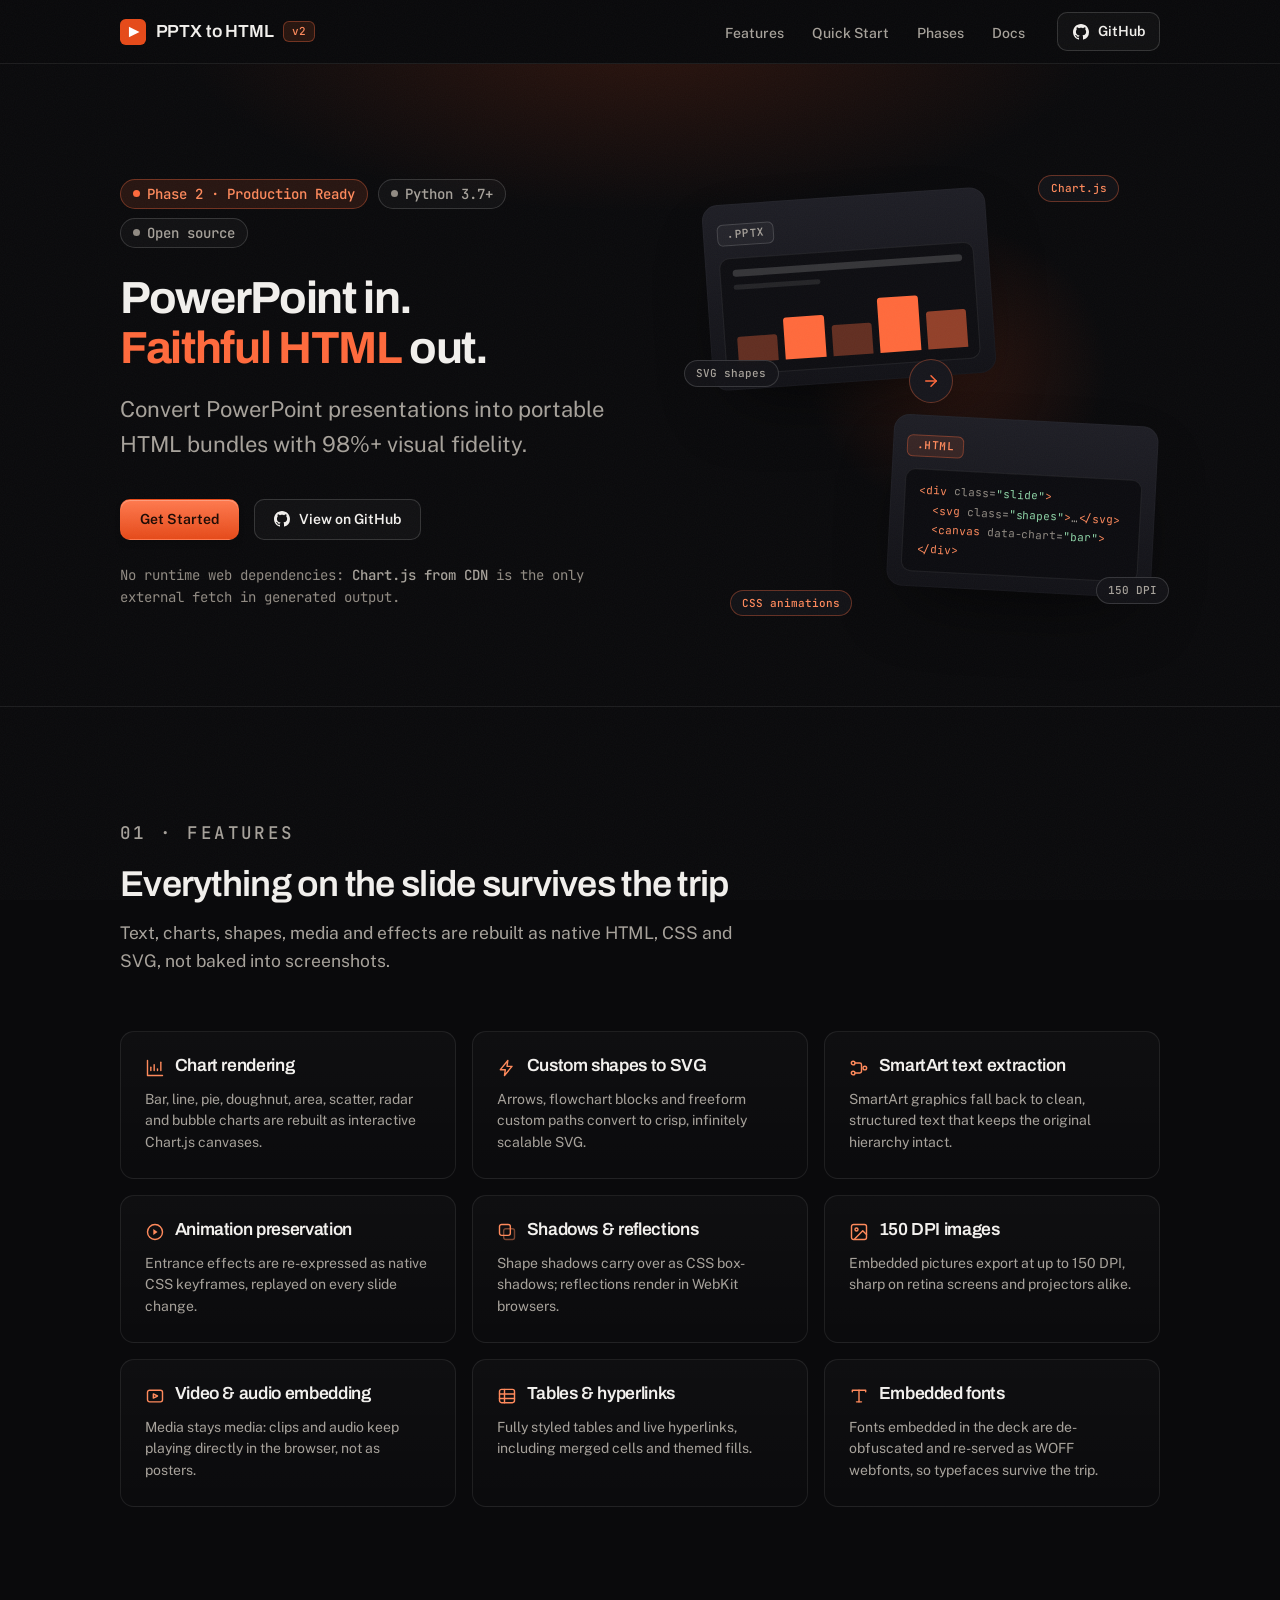
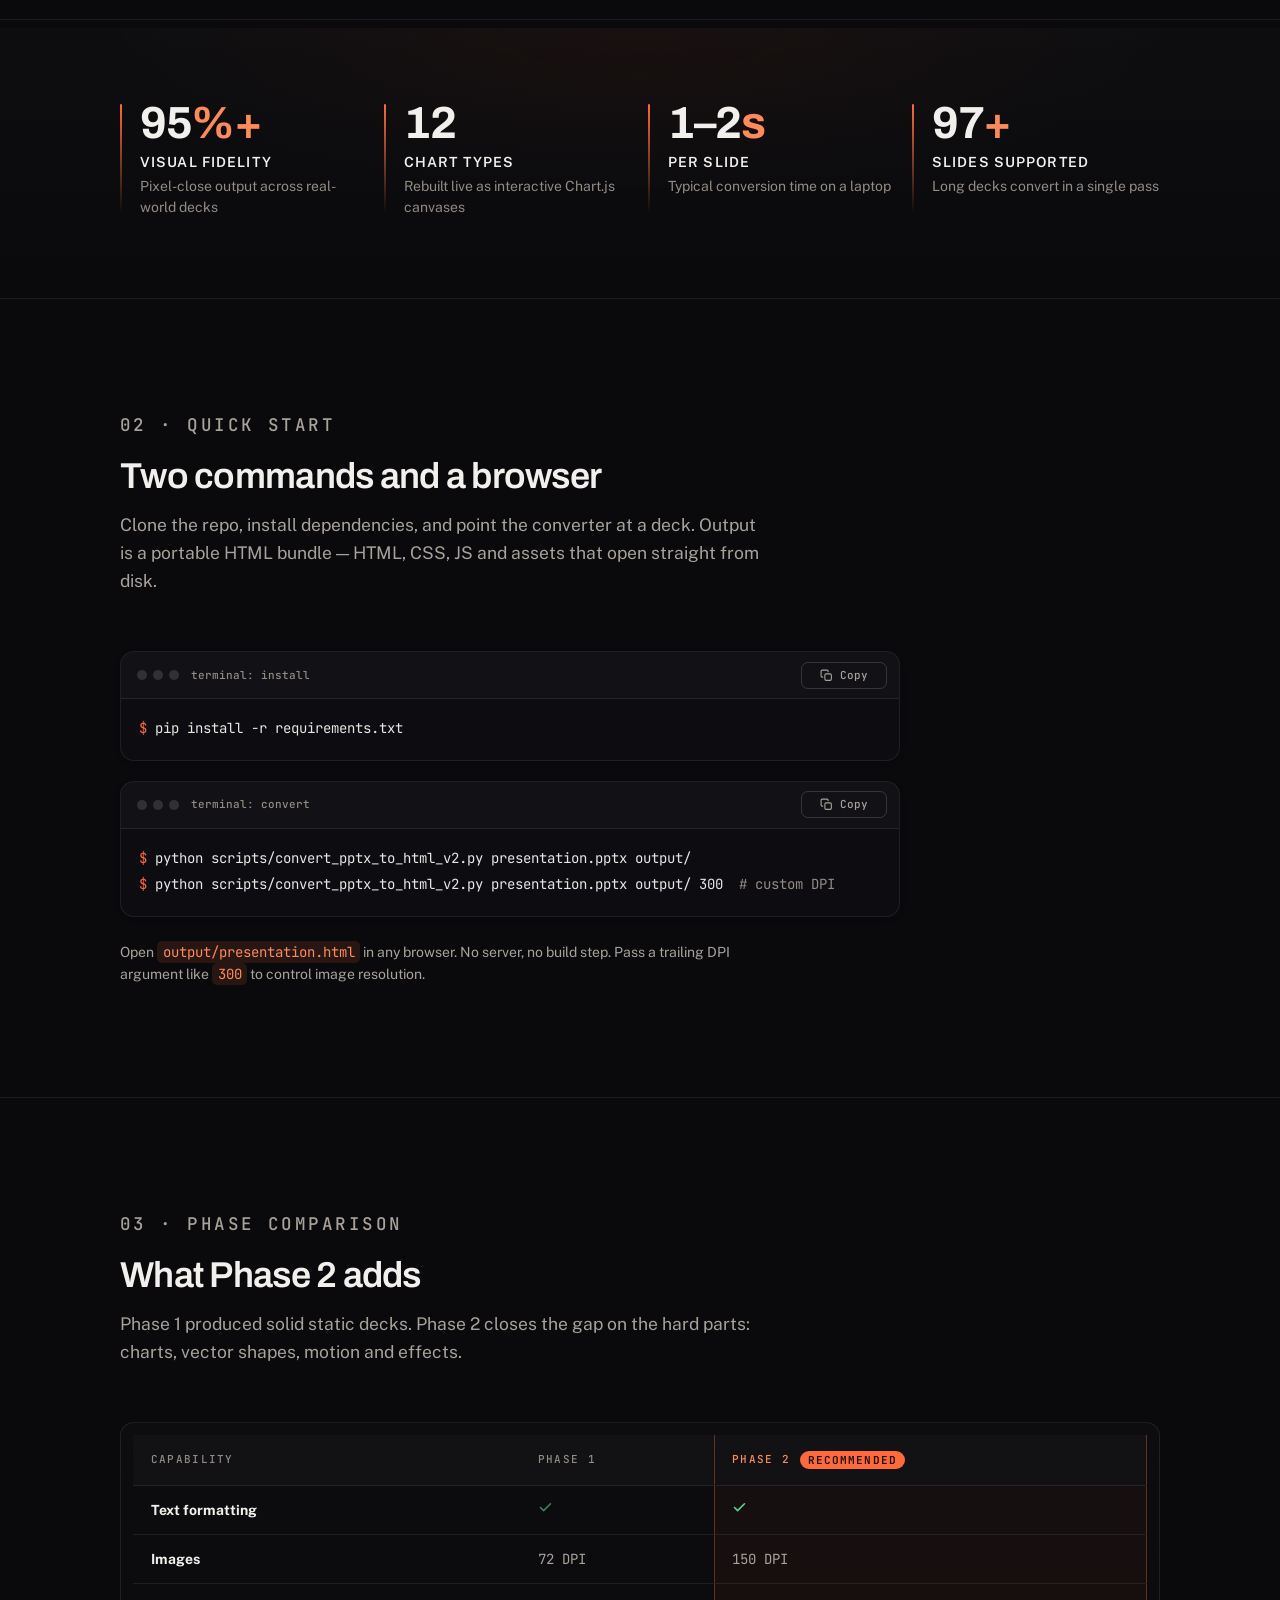
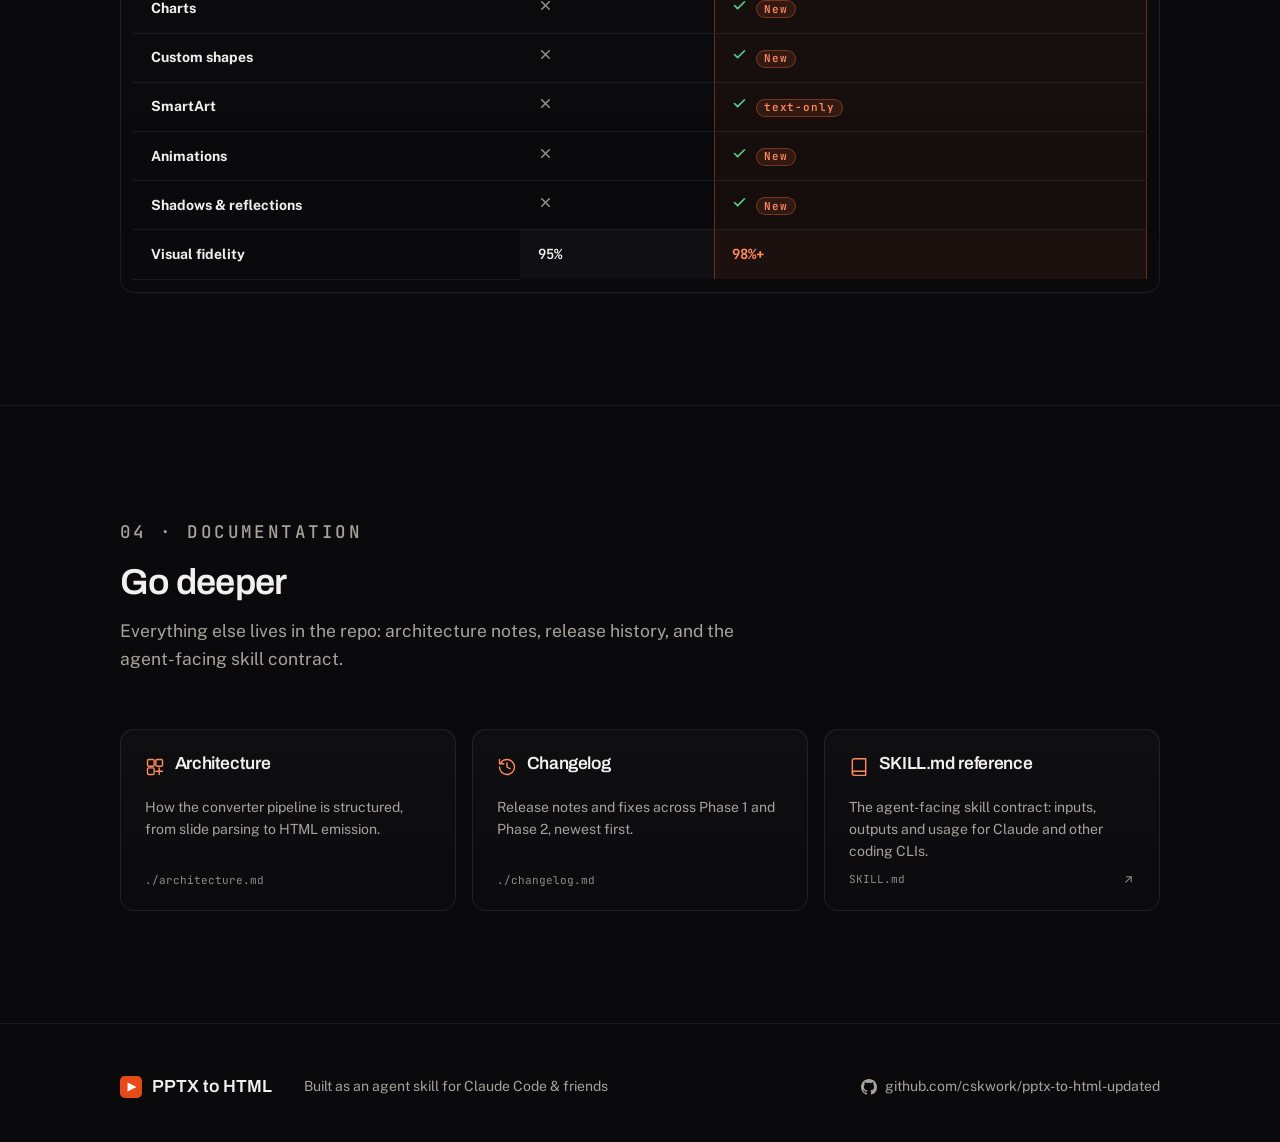
<file: .agents/skills/pptx-to-html/docs/index.html>
<!DOCTYPE html>
<html lang="en">
<head>
  <meta charset="utf-8">
  <meta name="viewport" content="width=device-width, initial-scale=1">
  <title>PPTX to HTML — Faithful HTML from PowerPoint, 98%+ visual fidelity</title>
  <meta name="description" content="A Python agent skill that converts PowerPoint .pptx presentations into faithful HTML bundles with 98%+ visual fidelity. Charts, shapes, animations, embedded fonts, media and effects included.">
  <meta name="color-scheme" content="dark">
  <meta name="theme-color" content="#0a0a0c">
  <link rel="canonical" href="https://cskwork.github.io/pptx-to-html-updated/">

  <meta property="og:type" content="website">
  <meta property="og:title" content="PPTX to HTML — Faithful HTML from PowerPoint">
  <meta property="og:description" content="Convert PowerPoint presentations into faithful HTML bundles with 98%+ visual fidelity.">
  <meta property="og:url" content="https://cskwork.github.io/pptx-to-html-updated/">
  <meta name="twitter:card" content="summary">
  <meta name="twitter:title" content="PPTX to HTML — Faithful HTML from PowerPoint">
  <meta name="twitter:description" content="Convert PowerPoint presentations into faithful HTML bundles with 98%+ visual fidelity.">

  <link rel="icon" href="data:image/svg+xml,%3Csvg xmlns='http://www.w3.org/2000/svg' viewBox='0 0 32 32'%3E%3Crect width='32' height='32' rx='7' fill='%23E64A19'/%3E%3Cpath d='M11 9.5l13 6.5-13 6.5z' fill='white'/%3E%3C/svg%3E">

  <link rel="preconnect" href="https://fonts.googleapis.com">
  <link rel="preconnect" href="https://fonts.gstatic.com" crossorigin>
  <link href="https://fonts.googleapis.com/css2?family=Archivo:wght@500;600;700&family=JetBrains+Mono:wght@400;500;600&family=Public+Sans:wght@400;500;600&display=swap" rel="stylesheet">

  <noscript><style>.reveal{opacity:1 !important;transform:none !important}</style></noscript>

  <style>
    /* ============================================================
       Design tokens
       ============================================================ */
    :root {
      --bg: #0a0a0c;
      --surface: #121217;
      --surface-2: #16161c;
      --border: rgba(255, 255, 255, 0.08);
      --border-strong: rgba(255, 255, 255, 0.15);
      --text: #f2f0ed;
      --text-muted: #a7a29b;
      --text-faint: #918b83;
      --accent: #ff6a3c;
      --accent-bright: #ff8a5c;
      --accent-deep: #e64a19;
      --accent-soft: rgba(255, 106, 60, 0.12);
      --accent-border: rgba(255, 106, 60, 0.35);
      --green: #5ad08a;
      --font-display: 'Archivo', 'Public Sans', system-ui, sans-serif;
      --font-body: 'Public Sans', system-ui, -apple-system, 'Segoe UI', sans-serif;
      --font-mono: 'JetBrains Mono', 'SFMono-Regular', Consolas, monospace;
      --radius: 14px;
      --header-h: 64px;
      --container: 1120px;
    }

    /* ============================================================
       Base
       ============================================================ */
    *, *::before, *::after { box-sizing: border-box; }

    html {
      scroll-behavior: smooth;
      -webkit-text-size-adjust: 100%;
    }

    body {
      margin: 0;
      background: var(--bg);
      color: var(--text);
      font-family: var(--font-body);
      font-size: 17.5px;
      line-height: 1.6;
      -webkit-font-smoothing: antialiased;
    }

    /* subtle grain over everything, purely decorative */
    body::after {
      content: "";
      position: fixed;
      inset: 0;
      z-index: 2147483000;
      pointer-events: none;
      opacity: 0.035;
      background-image: url("data:image/svg+xml;utf8,%3Csvg xmlns='http://www.w3.org/2000/svg' width='120' height='120'%3E%3Cfilter id='n'%3E%3CfeTurbulence type='fractalNoise' baseFrequency='0.9' numOctaves='2' stitchTiles='stitch'/%3E%3C/filter%3E%3Crect width='100%25' height='100%25' filter='url(%23n)'/%3E%3C/svg%3E");
    }

    ::selection { background: var(--accent-deep); color: #fff; }

    h1, h2, h3 {
      font-family: var(--font-display);
      letter-spacing: -0.02em;
      line-height: 1.1;
      margin: 0;
    }

    p { margin: 0; }

    a { color: var(--accent-bright); text-decoration: none; }

    :is(a, button, [tabindex]):focus-visible {
      outline: 2px solid var(--accent);
      outline-offset: 3px;
      border-radius: 6px;
    }

    .container {
      max-width: var(--container);
      margin-inline: auto;
      padding-inline: clamp(1.25rem, 5vw, 2.5rem);
    }

    .sr-only {
      position: absolute;
      width: 1px; height: 1px;
      margin: -1px; padding: 0;
      overflow: hidden;
      clip: rect(0 0 0 0);
      white-space: nowrap;
      border: 0;
    }

    .skip-link {
      position: fixed;
      top: 12px; left: 12px;
      z-index: 2147483600;
      padding: 0.6rem 1rem;
      background: var(--accent);
      color: #1c0a04;
      font-weight: 600;
      font-size: 14px;
      line-height: 1.5;
      border-radius: 8px;
      transform: translateY(-300%);
      transition: transform 0.2s ease;
    }
    .skip-link:focus { transform: none; }

    [id] { scroll-margin-top: calc(var(--header-h) + 1.25rem); }

    /* ============================================================
       Buttons
       ============================================================ */
    .btn {
      display: inline-flex;
      align-items: center;
      gap: 0.55rem;
      padding: 0.72rem 1.2rem;
      border-radius: 10px;
      border: 1px solid transparent;
      font: 600 14px/1 var(--font-body);
      cursor: pointer;
      transition: transform 0.18s ease, box-shadow 0.18s ease,
                  background-color 0.18s ease, border-color 0.18s ease, color 0.18s ease;
    }
    .btn:active { transform: translateY(1px); }

    .btn-primary {
      background: linear-gradient(180deg, #ff7a4f, var(--accent-deep));
      color: #1c0a04;
      box-shadow: 0 1px 0 rgba(255, 255, 255, 0.25) inset, 0 4px 10px -6px rgba(0, 0, 0, 0.55);
    }
    .btn-primary:hover { box-shadow: 0 1px 0 rgba(255, 255, 255, 0.3) inset, 0 6px 10px -6px rgba(0, 0, 0, 0.6); transform: translateY(-1px); }

    .btn-ghost {
      background: rgba(255, 255, 255, 0.03);
      border-color: var(--border-strong);
      color: var(--text);
    }
    .btn-ghost:hover { border-color: rgba(255, 255, 255, 0.3); background: rgba(255, 255, 255, 0.06); transform: translateY(-1px); }

    .btn-sm { padding: 0.5rem 0.9rem; font-size: 14px; line-height: 1.5; }

    /* ============================================================
       Header
       ============================================================ */
    .site-header {
      position: sticky;
      top: 0;
      z-index: 100;
      height: var(--header-h);
      padding-inline: 8px;
      background: rgba(10, 10, 12, 0.82);
      backdrop-filter: blur(12px);
      -webkit-backdrop-filter: blur(12px);
      border-bottom: 1px solid var(--border);
    }

    .nav {
      display: flex;
      align-items: center;
      gap: 2rem;
      height: 100%;
    }

    .brand {
      display: inline-flex;
      align-items: center;
      gap: 0.6rem;
      font: 600 17.5px/1 var(--font-display);
      color: var(--text);
      letter-spacing: -0.01em;
      margin-right: auto;
    }
    .brand:hover { color: #fff; }
    .brand-tag {
      font: 500 11px/1 var(--font-mono);
      color: var(--accent-bright);
      background: var(--accent-soft);
      border: 1px solid var(--accent-border);
      padding: 0.22rem 0.5rem;
      border-radius: 6px;
    }

    .nav-links {
      display: flex;
      align-items: center;
      gap: 1.75rem;
      list-style: none;
      margin: 0;
      padding: 0;
    }
    .nav-links a {
      color: var(--text-muted);
      font-size: 14px;
      line-height: 1.6;
      font-weight: 500;
      transition: color 0.15s ease;
    }
    .nav-links a:hover { color: var(--text); }

    @media (max-width: 760px) {
      .nav-links { display: none; }
    }

    /* ============================================================
       Hero
       ============================================================ */
    .hero {
      position: relative;
      overflow: clip;
      padding: clamp(4.5rem, 9vw, 7.5rem) 8px clamp(3.5rem, 7vw, 6rem);
    }

    /* warm glow from the top */
    .hero::after {
      content: "";
      position: absolute;
      inset: 0;
      background: radial-gradient(52% 42% at 50% -6%, rgba(230, 74, 25, 0.16), transparent 70%);
      pointer-events: none;
    }

    .hero-grid {
      position: relative;
      z-index: 1;
      display: grid;
      grid-template-columns: minmax(0, 1.05fr) minmax(0, 0.95fr);
      gap: clamp(2.5rem, 6vw, 5rem);
      align-items: center;
    }

    .badges {
      display: flex;
      flex-wrap: wrap;
      gap: 0.6rem;
      margin-bottom: 1.6rem;
    }

    .badge {
      display: inline-flex;
      align-items: center;
      gap: 0.45rem;
      font: 500 14px/1 var(--font-mono);
      color: var(--text-muted);
      border: 1px solid var(--border-strong);
      background: rgba(255, 255, 255, 0.03);
      padding: 0.42rem 0.75rem;
      border-radius: 999px;
    }
    .badge-dot {
      width: 7px; height: 7px;
      border-radius: 50%;
      background: var(--text-faint);
      flex: none;
    }
    .badge-accent {
      color: var(--accent-bright);
      border-color: var(--accent-border);
      background: var(--accent-soft);
    }
    .badge-accent .badge-dot {
      background: var(--accent);
    }

    .hero h1 {
      font-size: clamp(28px, 5.6vw, 45px);
      font-weight: 700;
      letter-spacing: -0.03em;
      margin-bottom: 1.25rem;
    }
    .hero h1 .grad {
      color: var(--accent);
    }

    .hero-lede {
      font-size: 22px;
      line-height: 1.6;
      color: var(--text-muted);
      max-width: 34em;
      margin-bottom: 2.25rem;
    }

    .hero-ctas {
      display: flex;
      flex-wrap: wrap;
      gap: 0.9rem;
      margin-bottom: 1.5rem;
    }

    .hero-note {
      font: 400 14px/1.6 var(--font-mono);
      color: var(--text-faint);
    }
    .hero-note strong { color: var(--text-muted); font-weight: 500; }

    /* ---------- hero visual ---------- */
    .hero-visual { position: relative; min-height: 420px; }

    .hero-visual::before {
      content: "";
      position: absolute;
      inset: -8% -6%;
      background: radial-gradient(42% 42% at 55% 45%, rgba(230, 74, 25, 0.15), transparent 70%);
      pointer-events: none;
    }

    .hv-card {
      position: absolute;
      border-radius: 16px;
      background: linear-gradient(180deg, #1e1e25, #121217);
      box-shadow: 0 30px 70px -28px rgba(0, 0, 0, 0.75), 0 0 0 1px rgba(255, 255, 255, 0.02) inset;
      padding: 0.9rem;
    }

    .hv-pptx {
      width: 62%;
      left: 1%;
      top: 3%;
      transform: rotate(-4deg);
      z-index: 2;
    }

    .hv-html {
      width: 58%;
      right: 1%;
      bottom: 3%;
      transform: rotate(3deg);
      z-index: 3;
    }

    .hv-tag {
      display: inline-block;
      font: 600 11px/1 var(--font-mono);
      letter-spacing: 0.04em;
      color: var(--text-muted);
      border: 1px solid var(--border-strong);
      background: rgba(255, 255, 255, 0.04);
      padding: 0.3rem 0.55rem;
      border-radius: 6px;
    }
    .hv-html .hv-tag { color: var(--accent-bright); border-color: var(--accent-border); background: var(--accent-soft); }

    .hv-thumb {
      margin-top: 0.7rem;
      border: 1px solid var(--border);
      border-radius: 10px;
      background: #0e0e12;
      padding: 0.7rem;
      display: flex;
      flex-direction: column;
      gap: 0.5rem;
    }

    .sk { height: 7px; border-radius: 99px; background: rgba(255, 255, 255, 0.16); }
    .sk.short { width: 38%; height: 5px; background: rgba(255, 255, 255, 0.09); }

    .hv-chart {
      display: flex;
      align-items: flex-end;
      gap: 7px;
      height: 62px;
      margin-top: 0.2rem;
    }
    .hv-chart i {
      flex: 1;
      border-radius: 3px 3px 0 0;
      background: rgba(255, 106, 60, 0.35);
    }
    .hv-chart i:nth-child(1) { height: 42%; }
    .hv-chart i:nth-child(2) { height: 68%; background: var(--accent); }
    .hv-chart i:nth-child(3) { height: 50%; }
    .hv-chart i:nth-child(4) { height: 88%; background: var(--accent); }
    .hv-chart i:nth-child(5) { height: 62%; background: rgba(255, 106, 60, 0.55); }

    .hv-code {
      margin-top: 0.7rem;
      border: 1px solid var(--border);
      border-radius: 10px;
      background: #0c0c10;
      padding: 0.7rem 0.8rem;
      font: 400 11px/1.8 var(--font-mono);
      color: var(--text-muted);
      white-space: pre;
      overflow: hidden;
    }
    .hv-code .t { color: var(--accent-bright); }
    .hv-code .s { color: #8fd6a8; }
    .hv-code .in { color: var(--text-faint); }

    .hv-arrow {
      position: absolute;
      left: 50%;
      top: 47%;
      transform: translate(-50%, -50%);
      z-index: 4;
      width: 44px; height: 44px;
      display: grid;
      place-items: center;
      border-radius: 50%;
      background: #16161c;
      border: 1px solid var(--accent-border);
      color: var(--accent);
    }

    .chip {
      position: absolute;
      z-index: 5;
      font: 500 11px/1 var(--font-mono);
      color: var(--text-muted);
      background: rgba(20, 20, 25, 0.85);
      border: 1px solid var(--border-strong);
      border-radius: 999px;
      padding: 0.42rem 0.7rem;
      backdrop-filter: blur(6px);
      -webkit-backdrop-filter: blur(6px);
      animation: hv-float 5.5s ease-in-out infinite alternate;
    }
    .chip-1 { top: -2%; right: 9%; animation-delay: -0.8s; }
    .chip-2 { left: -4%; top: 42%; animation-delay: -2.1s; }
    .chip-3 { right: -2%; bottom: 0%; animation-delay: -3.4s; }
    .chip-4 { left: 6%; bottom: -3%; animation-delay: -4.6s; }
    .chip-em { color: var(--accent-bright); border-color: var(--accent-border); }

    @keyframes hv-float {
      from { transform: translateY(-5px); }
      to   { transform: translateY(6px); }
    }

    @media (max-width: 940px) {
      .hero-grid { grid-template-columns: 1fr; }
      .hero-visual { min-height: 360px; max-width: 520px; }
      .chip-2 { left: 0; }
      .chip-3 { right: 0; }
    }

    /* ============================================================
       Sections: shared
       ============================================================ */
    .section {
      padding: clamp(4rem, 9vw, 6.5rem) 8px;
    }

    .divider {
      border: 0;
      border-top: 1px solid var(--border);
      margin: 8px 0;
    }

    .eyebrow {
      font: 500 11px/1 var(--font-mono);
      letter-spacing: 0.14em;
      text-transform: uppercase;
      color: var(--accent-bright);
      margin-bottom: 1.1rem;
    }

    .section-head { max-width: 640px; margin-bottom: clamp(2.25rem, 5vw, 3.5rem); }

    .section-head h2 {
      font-size: clamp(28px, 3.4vw, 36px);
      font-weight: 600;
      margin-bottom: 0.9rem;
    }

    .section-head p { color: var(--text-muted); font-size: 17.5px; line-height: 1.6; }

    /* ============================================================
       Features
       ============================================================ */
    .feature-grid {
      display: grid;
      grid-template-columns: repeat(auto-fill, minmax(255px, 1fr));
      gap: 1rem;
    }

    .feature-card {
      padding: 1.5rem;
      border: 1px solid var(--border);
      border-radius: var(--radius);
      background: linear-gradient(180deg, rgba(255, 255, 255, 0.025), rgba(255, 255, 255, 0.008));
      transition: transform 0.22s ease, border-color 0.22s ease, background-color 0.22s ease;
    }
    .feature-card:hover {
      transform: translateY(-3px);
      border-color: var(--accent-border);
      background-color: rgba(255, 106, 60, 0.03);
    }

    .card-head {
      display: flex;
      align-items: flex-start;
      gap: 0.6rem;
      margin-bottom: 0.65rem;
    }

    .card-head svg {
      width: 20px;
      height: 20px;
      flex: none;
      color: var(--accent-bright);
      margin-top: 0.16rem;
    }

    .card-head h3 { margin: 0; }

    .feature-card h3 {
      font-size: 17.5px;
      font-weight: 600;
    }

    .feature-card p {
      font-size: 14px;
      color: var(--text-muted);
      line-height: 1.55;
    }

    /* ============================================================
       Stats band
       ============================================================ */
    .stats-band {
      padding: clamp(3rem, 6vw, 4.5rem) 8px;
      background:
        radial-gradient(60% 90% at 50% 0%, rgba(230, 74, 25, 0.05), transparent 70%),
        linear-gradient(180deg, rgba(255, 255, 255, 0.015), transparent);
    }

    .stats {
      display: grid;
      grid-template-columns: repeat(4, 1fr);
      gap: 1.5rem 1rem;
    }

    .stat { position: relative; padding-left: 1.25rem; }
    .stat::before {
      content: "";
      position: absolute;
      left: 0; top: 0.3rem; bottom: 0.3rem;
      width: 2px;
      border-radius: 2px;
      background: linear-gradient(180deg, var(--accent), transparent);
    }

    .stat-num {
      font: 700 clamp(28px, 4.5vw, 45px)/1 var(--font-display);
      letter-spacing: -0.03em;
      color: var(--text);
      display: block;
      margin-bottom: 0.55rem;
      font-variant-numeric: tabular-nums;
    }
    .stat-num .unit { color: var(--accent-bright); }

    .stat-label {
      display: block;
      font: 600 14px/1.3 var(--font-body);
      letter-spacing: 0.08em;
      text-transform: uppercase;
      color: var(--text);
      margin-bottom: 0.3rem;
    }

    .stat-desc {
      display: block;
      font-size: 14px;
      line-height: 1.5;
      color: var(--text-faint);
      line-height: 1.5;
    }

    @media (max-width: 760px) {
      .stats { grid-template-columns: 1fr 1fr; gap: 2rem 1rem; }
    }

    /* ============================================================
       Quick start
       ============================================================ */
    .code-stack {
      display: grid;
      gap: 1.25rem;
      max-width: 780px;
    }

    .code-card {
      border: 1px solid var(--border);
      border-radius: var(--radius);
      background: #0d0d11;
      overflow: hidden;
      box-shadow: 0 2px 8px -4px rgba(0, 0, 0, 0.4);
    }

    .code-head {
      display: flex;
      align-items: center;
      gap: 0.75rem;
      padding: 0.6rem 0.75rem 0.6rem 1rem;
      border-bottom: 1px solid var(--border);
      background: rgba(255, 255, 255, 0.02);
    }

    .dots { display: flex; gap: 6px; }
    .dots i {
      width: 10px; height: 10px;
      border-radius: 50%;
      background: rgba(255, 255, 255, 0.13);
    }

    .code-title {
      font: 500 11px/1 var(--font-mono);
      color: var(--text-faint);
      margin-right: auto;
      overflow: hidden;
      text-overflow: ellipsis;
      white-space: nowrap;
    }

    .copy-btn {
      display: inline-flex;
      align-items: center;
      gap: 0.4rem;
      font: 500 11px/1 var(--font-mono);
      color: var(--text-muted);
      background: transparent;
      border: 1px solid var(--border-strong);
      border-radius: 7px;
      padding: 0.38rem 0.6rem;
      cursor: pointer;
      min-width: 5.4rem;
      justify-content: center;
      transition: color 0.15s ease, border-color 0.15s ease, background-color 0.15s ease;
    }
    .copy-btn:hover { color: var(--accent-bright); border-color: var(--accent-border); }
    .copy-btn.copied { color: var(--green); border-color: rgba(90, 208, 138, 0.4); background: rgba(90, 208, 138, 0.07); }

    .code-card pre {
      margin: 0;
      padding: 1rem 1.15rem 1.1rem;
      overflow-x: auto;
    }

    .code-card code {
      font: 400 14px/1.9 var(--font-mono);
      color: #e8e6e3;
      display: block;
      min-width: max-content;
    }

    .ln { display: block; white-space: pre; }
    .ln.cmd::before {
      content: "$ ";
      color: var(--accent);
      user-select: none;
      -webkit-user-select: none;
    }
    .cm { color: var(--text-faint); }

    .quickstart-note {
      margin-top: 1.5rem;
      font-size: 14px;
      line-height: 1.6;
      color: var(--text-muted);
      max-width: 640px;
    }
    .quickstart-note code {
      font: 400 14px/1.6 var(--font-mono);
      color: var(--accent-bright);
      background: var(--accent-soft);
      border-radius: 5px;
      padding: 0.15em 0.4em;
    }

    /* ============================================================
       Phase table
       ============================================================ */
    .table-wrap {
      border: 1px solid var(--border);
      border-radius: var(--radius);
      padding: 0.75rem;
      overflow-x: auto;
      background: linear-gradient(180deg, rgba(255, 255, 255, 0.015), transparent);
    }

    .cmp { width: 100%; border-collapse: collapse; min-width: 600px; }

    .cmp th, .cmp td {
      text-align: left;
      padding: 0.85rem 1.1rem;
      border-bottom: 1px solid var(--border);
      font-size: 14px;
      line-height: 1.5;
      vertical-align: middle;
    }

    .cmp thead th {
      font: 500 11px/1.4 var(--font-mono);
      letter-spacing: 0.12em;
      text-transform: uppercase;
      color: var(--text-faint);
      background: rgba(255, 255, 255, 0.02);
      padding-top: 1rem;
      padding-bottom: 1rem;
      white-space: nowrap;
    }

    .cmp tbody tr:last-child td { border-bottom: none; }
    .cmp tbody tr:hover td { background: rgba(255, 255, 255, 0.015); }

    .p2 { box-shadow: inset 1px 0 0 var(--accent-border), inset -1px 0 0 var(--accent-border); }
    thead .p2 { background: rgba(255, 106, 60, 0.07); }
    tbody .p2 { background: rgba(255, 106, 60, 0.045); }

    thead .p2 .col-name { color: var(--accent-bright); }

    .pill-rec {
      display: inline-block;
      font: 600 11px/1 var(--font-mono);
      letter-spacing: 0.1em;
      text-transform: uppercase;
      color: #1c0a04;
      background: var(--accent);
      border-radius: 999px;
      padding: 0.22rem 0.5rem;
      margin-left: 0.6rem;
      vertical-align: middle;
    }

    .ok { color: var(--green); }
    .ok-dim { color: rgba(90, 208, 138, 0.6); }
    .no {
      color: var(--text-faint);
      font-weight: 400;
    }

    .pill-new {
      display: inline-block;
      font: 600 11px/1 var(--font-mono);
      letter-spacing: 0.08em;
      color: var(--accent-bright);
      background: var(--accent-soft);
      border: 1px solid var(--accent-border);
      border-radius: 999px;
      padding: 0.16rem 0.45rem;
      margin-left: 0.55rem;
      vertical-align: middle;
    }

    .dpi { font-family: var(--font-mono); font-size: 14px; line-height: 1.5; color: var(--text-muted); }

    .row-final td {
      background: rgba(255, 255, 255, 0.025);
      font-weight: 600;
    }
    .row-final td.p2 { background: rgba(255, 106, 60, 0.08); }
    .row-final .dpi { color: var(--text); font-weight: 600; }
    .row-final .dpi strong { color: var(--accent-bright); }

    /* ============================================================
       Docs cards
       ============================================================ */
    .docs-grid {
      display: grid;
      grid-template-columns: repeat(auto-fill, minmax(270px, 1fr));
      gap: 1rem;
    }

    .doc-card {
      position: relative;
      display: flex;
      flex-direction: column;
      gap: 0.65rem;
      padding: 1.5rem;
      border: 1px solid var(--border);
      border-radius: var(--radius);
      background: linear-gradient(180deg, rgba(255, 255, 255, 0.025), rgba(255, 255, 255, 0.008));
      color: var(--text);
      transition: transform 0.22s ease, border-color 0.22s ease;
    }
    .doc-card:hover { transform: translateY(-3px); border-color: var(--accent-border); color: var(--text); }

    .doc-card h3 { font-size: 17.5px; font-weight: 600; }

    .doc-card p { font-size: 14px; color: var(--text-muted); line-height: 1.55; flex: 1; }

    .doc-meta {
      display: inline-flex;
      align-items: center;
      gap: 0.45rem;
      font: 400 11px/1 var(--font-mono);
      color: var(--text-faint);
    }
    .doc-card:hover .doc-meta { color: var(--accent-bright); }

    .ext-icon { margin-left: auto; color: var(--text-faint); flex: none; }
    .doc-card:hover .ext-icon { color: var(--accent-bright); }

    /* ============================================================
       Footer
       ============================================================ */
    .site-footer {
      padding: 2.75rem 8px;
      border-bottom: none;
    }

    .footer-inner {
      display: flex;
      flex-wrap: wrap;
      align-items: center;
      gap: 1rem 2rem;
    }

    .footer-brand {
      display: inline-flex;
      align-items: center;
      gap: 0.6rem;
      font: 600 17.5px/1 var(--font-display);
      color: var(--text);
    }

    .footer-tag { color: var(--text-muted); font-size: 14px; line-height: 1.5; }

    .footer-link {
      margin-left: auto;
      display: inline-flex;
      align-items: center;
      gap: 0.5rem;
      color: var(--text-muted);
      font-size: 14px;
      line-height: 1.5;
      transition: color 0.15s ease;
    }
    .footer-link:hover { color: var(--text); }

    /* ============================================================
       Scroll reveal
       ============================================================ */
    .reveal {
      opacity: 0;
      transform: translateY(18px);
      transition: opacity 0.65s ease, transform 0.65s cubic-bezier(0.2, 0.7, 0.2, 1);
    }
    .reveal.is-visible { opacity: 1; transform: none; }

    .feature-grid > .reveal:nth-child(2) { transition-delay: 0.06s; }
    .feature-grid > .reveal:nth-child(3) { transition-delay: 0.12s; }
    .feature-grid > .reveal:nth-child(4) { transition-delay: 0.18s; }
    .feature-grid > .reveal:nth-child(5) { transition-delay: 0.24s; }
    .feature-grid > .reveal:nth-child(6) { transition-delay: 0.30s; }
    .feature-grid > .reveal:nth-child(7) { transition-delay: 0.36s; }
    .feature-grid > .reveal:nth-child(8) { transition-delay: 0.42s; }
    .feature-grid > .reveal:nth-child(9) { transition-delay: 0.48s; }
    .docs-grid > .reveal:nth-child(2) { transition-delay: 0.08s; }
    .docs-grid > .reveal:nth-child(3) { transition-delay: 0.16s; }
    .stats > .reveal:nth-child(2) { transition-delay: 0.08s; }
    .stats > .reveal:nth-child(3) { transition-delay: 0.16s; }
    .stats > .reveal:nth-child(4) { transition-delay: 0.24s; }

    /* ============================================================
       Reduced motion
       ============================================================ */
    @media (prefers-reduced-motion: reduce) {
      html { scroll-behavior: auto; }
      *, *::before, *::after {
        animation-duration: 0.01ms !important;
        animation-iteration-count: 1 !important;
        transition-duration: 0.01ms !important;
      }
      .reveal { opacity: 1 !important; transform: none !important; }
    }
  </style>
</head>
<body id="top">

  <a class="skip-link" href="#main">Skip to content</a>

  <header class="site-header">
    <nav class="nav container" aria-label="Main">
      <a class="brand" href="#top" aria-label="PPTX to HTML home">
        <svg width="26" height="26" viewBox="0 0 32 32" aria-hidden="true" focusable="false">
          <rect width="32" height="32" rx="7" fill="#E64A19"></rect>
          <path d="M11 9.5l13 6.5-13 6.5z" fill="#fff"></path>
        </svg>
        <span>PPTX to HTML</span>
        <span class="brand-tag">v2</span>
      </a>
      <ul class="nav-links">
        <li><a href="#features">Features</a></li>
        <li><a href="#quickstart">Quick Start</a></li>
        <li><a href="#phases">Phases</a></li>
        <li><a href="#docs">Docs</a></li>
      </ul>
      <a class="btn btn-ghost btn-sm" href="https://github.com/cskwork/pptx-to-html-updated" target="_blank" rel="noopener">
        <svg width="16" height="16" viewBox="0 0 16 16" fill="currentColor" aria-hidden="true" focusable="false"><path d="M8 0C3.58 0 0 3.58 0 8c0 3.54 2.29 6.53 5.47 7.59.4.07.55-.17.55-.38 0-.19-.01-.82-.01-1.49-2.01.37-2.53-.49-2.69-.94-.09-.23-.48-.94-.82-1.13-.28-.15-.68-.52-.01-.53.63-.01 1.08.58 1.23.82.72 1.21 1.87.87 2.33.66.07-.52.28-.87.51-1.07-1.78-.2-3.64-.89-3.64-3.95 0-.87.31-1.59.82-2.15-.08-.2-.36-1.02.08-2.12 0 0 .67-.21 2.2.82.64-.18 1.32-.27 2-.27.68 0 1.36.09 2 .27 1.53-1.04 2.2-.82 2.2-.82.44 1.1.16 1.92.08 2.12.51.56.82 1.27.82 2.15 0 3.07-1.87 3.75-3.65 3.95.29.25.54.73.54 1.48 0 1.07-.01 1.93-.01 2.2 0 .21.15.46.55.38A8.01 8.01 0 0 0 16 8c0-4.42-3.58-8-8-8z"></path></svg>
        <span>GitHub</span>
      </a>
    </nav>
  </header>

  <main id="main">

    <!-- ================= Hero ================= -->
    <section class="hero" aria-labelledby="hero-title">
      <div class="container hero-grid">
        <div class="hero-copy">
          <div class="badges reveal">
            <span class="badge badge-accent"><span class="badge-dot"></span>Phase 2 · Production Ready</span>
            <span class="badge"><span class="badge-dot"></span>Python 3.7+</span>
            <span class="badge"><span class="badge-dot"></span>Open source</span>
          </div>
          <h1 id="hero-title" class="reveal">PowerPoint in.<br><span class="grad">Faithful HTML</span> out.</h1>
          <p class="hero-lede reveal">Convert PowerPoint presentations into portable HTML bundles with 98%+ visual fidelity.</p>
          <div class="hero-ctas reveal">
            <a class="btn btn-primary" href="#quickstart">Get Started</a>
            <a class="btn btn-ghost" href="https://github.com/cskwork/pptx-to-html-updated" target="_blank" rel="noopener">
              <svg width="16" height="16" viewBox="0 0 16 16" fill="currentColor" aria-hidden="true" focusable="false"><path d="M8 0C3.58 0 0 3.58 0 8c0 3.54 2.29 6.53 5.47 7.59.4.07.55-.17.55-.38 0-.19-.01-.82-.01-1.49-2.01.37-2.53-.49-2.69-.94-.09-.23-.48-.94-.82-1.13-.28-.15-.68-.52-.01-.53.63-.01 1.08.58 1.23.82.72 1.21 1.87.87 2.33.66.07-.52.28-.87.51-1.07-1.78-.2-3.64-.89-3.64-3.95 0-.87.31-1.59.82-2.15-.08-.2-.36-1.02.08-2.12 0 0 .67-.21 2.2.82.64-.18 1.32-.27 2-.27.68 0 1.36.09 2 .27 1.53-1.04 2.2-.82 2.2-.82.44 1.1.16 1.92.08 2.12.51.56.82 1.27.82 2.15 0 3.07-1.87 3.75-3.65 3.95.29.25.54.73.54 1.48 0 1.07-.01 1.93-.01 2.2 0 .21.15.46.55.38A8.01 8.01 0 0 0 16 8c0-4.42-3.58-8-8-8z"></path></svg>
              View on GitHub
            </a>
          </div>
          <p class="hero-note reveal">No runtime web dependencies: <strong>Chart.js from CDN</strong> is the only external fetch in generated output.</p>
        </div>

        <div class="hero-visual reveal" aria-hidden="true">
          <div class="hv-card hv-pptx">
            <span class="hv-tag">.PPTX</span>
            <div class="hv-thumb">
              <span class="sk"></span>
              <span class="sk short"></span>
              <div class="hv-chart"><i></i><i></i><i></i><i></i><i></i></div>
            </div>
          </div>
          <div class="hv-arrow">
            <svg width="18" height="18" viewBox="0 0 24 24" fill="none" stroke="currentColor" stroke-width="2" stroke-linecap="round" stroke-linejoin="round" aria-hidden="true" focusable="false"><path d="M5 12h14"></path><path d="m12 5 7 7-7 7"></path></svg>
          </div>
          <div class="hv-card hv-html">
            <span class="hv-tag">.HTML</span>
            <div class="hv-code"><span class="t">&lt;div</span> <span class="in">class</span>=<span class="s">"slide"</span><span class="t">&gt;</span>
  <span class="t">&lt;svg</span> <span class="in">class</span>=<span class="s">"shapes"</span><span class="t">&gt;</span>…<span class="t">&lt;/svg&gt;</span>
  <span class="t">&lt;canvas</span> <span class="in">data-chart</span>=<span class="s">"bar"</span><span class="t">&gt;</span>
<span class="t">&lt;/div&gt;</span></div>
          </div>
          <span class="chip chip-1 chip-em">Chart.js</span>
          <span class="chip chip-2">SVG shapes</span>
          <span class="chip chip-3">150 DPI</span>
          <span class="chip chip-4 chip-em">CSS animations</span>
        </div>
      </div>
    </section>

    <hr class="divider">

    <!-- ================= Features ================= -->
    <section id="features" class="section" aria-labelledby="features-title">
      <div class="container">
        <div class="section-head reveal">
          <p class="eyebrow">01 · Features</p>
          <h2 id="features-title">Everything on the slide survives the trip</h2>
          <p>Text, charts, shapes, media and effects are rebuilt as native HTML, CSS and SVG, not baked into screenshots.</p>
        </div>

        <div class="feature-grid">
          <article class="feature-card reveal">
            <div class="card-head">
              <svg width="20" height="20" viewBox="0 0 24 24" fill="none" stroke="currentColor" stroke-width="1.7" stroke-linecap="round" stroke-linejoin="round" aria-hidden="true" focusable="false"><path d="M3 3v18h18"></path><path d="M7 15v-4"></path><path d="M11 15V8"></path><path d="M15 15v-2"></path><path d="M19 15V5"></path></svg>
              <h3>Chart rendering</h3>
            </div>
            <p>Bar, line, pie, doughnut, area, scatter, radar and bubble charts are rebuilt as interactive Chart.js canvases.</p>
          </article>

          <article class="feature-card reveal">
            <div class="card-head">
              <svg width="20" height="20" viewBox="0 0 24 24" fill="none" stroke="currentColor" stroke-width="1.7" stroke-linecap="round" stroke-linejoin="round" aria-hidden="true" focusable="false"><path d="M13 3 4 14h6l-1 7 9-11h-6l1-7z"></path></svg>
              <h3>Custom shapes to SVG</h3>
            </div>
            <p>Arrows, flowchart blocks and freeform custom paths convert to crisp, infinitely scalable SVG.</p>
          </article>

          <article class="feature-card reveal">
            <div class="card-head">
              <svg width="20" height="20" viewBox="0 0 24 24" fill="none" stroke="currentColor" stroke-width="1.7" stroke-linecap="round" stroke-linejoin="round" aria-hidden="true" focusable="false"><circle cx="5" cy="6" r="2.2"></circle><circle cx="5" cy="18" r="2.2"></circle><circle cx="19" cy="12" r="2.2"></circle><path d="M7 6h6a2 2 0 0 1 2 2v8"></path><path d="M7 18h6a2 2 0 0 0 2-2"></path></svg>
              <h3>SmartArt text extraction</h3>
            </div>
            <p>SmartArt graphics fall back to clean, structured text that keeps the original hierarchy intact.</p>
          </article>

          <article class="feature-card reveal">
            <div class="card-head">
              <svg width="20" height="20" viewBox="0 0 24 24" fill="none" stroke="currentColor" stroke-width="1.7" stroke-linecap="round" stroke-linejoin="round" aria-hidden="true" focusable="false"><circle cx="12" cy="12" r="9"></circle><path d="m10 8.5 5 3.5-5 3.5z" fill="currentColor" stroke="none"></path></svg>
              <h3>Animation preservation</h3>
            </div>
            <p>Entrance effects are re-expressed as native CSS keyframes, replayed on every slide change.</p>
          </article>

          <article class="feature-card reveal">
            <div class="card-head">
              <svg width="20" height="20" viewBox="0 0 24 24" fill="none" stroke="currentColor" stroke-width="1.7" stroke-linecap="round" stroke-linejoin="round" aria-hidden="true" focusable="false"><rect x="3" y="3" width="13" height="13" rx="2.5"></rect><rect x="8" y="8" width="13" height="13" rx="2.5" opacity="0.45"></rect></svg>
              <h3>Shadows &amp; reflections</h3>
            </div>
            <p>Shape shadows carry over as CSS box-shadows; reflections render in WebKit browsers.</p>
          </article>

          <article class="feature-card reveal">
            <div class="card-head">
              <svg width="20" height="20" viewBox="0 0 24 24" fill="none" stroke="currentColor" stroke-width="1.7" stroke-linecap="round" stroke-linejoin="round" aria-hidden="true" focusable="false"><rect x="3" y="3" width="18" height="18" rx="2.5"></rect><circle cx="9" cy="9" r="1.8"></circle><path d="m21 15-4.5-4.5L7 20"></path></svg>
              <h3>150 DPI images</h3>
            </div>
            <p>Embedded pictures export at up to 150 DPI, sharp on retina screens and projectors alike.</p>
          </article>

          <article class="feature-card reveal">
            <div class="card-head">
              <svg width="20" height="20" viewBox="0 0 24 24" fill="none" stroke="currentColor" stroke-width="1.7" stroke-linecap="round" stroke-linejoin="round" aria-hidden="true" focusable="false"><rect x="3" y="5" width="18" height="14" rx="2.5"></rect><path d="m10 9.5 5 2.5-5 2.5z"></path></svg>
              <h3>Video &amp; audio embedding</h3>
            </div>
            <p>Media stays media: clips and audio keep playing directly in the browser, not as posters.</p>
          </article>

          <article class="feature-card reveal">
            <div class="card-head">
              <svg width="20" height="20" viewBox="0 0 24 24" fill="none" stroke="currentColor" stroke-width="1.7" stroke-linecap="round" stroke-linejoin="round" aria-hidden="true" focusable="false"><rect x="3" y="4" width="18" height="16" rx="2.5"></rect><path d="M3 9.5h18"></path><path d="M3 15h18"></path><path d="M9 4v16"></path></svg>
              <h3>Tables &amp; hyperlinks</h3>
            </div>
            <p>Fully styled tables and live hyperlinks, including merged cells and themed fills.</p>
          </article>

          <article class="feature-card reveal">
            <div class="card-head">
              <svg width="20" height="20" viewBox="0 0 24 24" fill="none" stroke="currentColor" stroke-width="1.7" stroke-linecap="round" stroke-linejoin="round" aria-hidden="true" focusable="false"><path d="M4 7V5h16v2"></path><path d="M12 5v14"></path><path d="M9 19h6"></path></svg>
              <h3>Embedded fonts</h3>
            </div>
            <p>Fonts embedded in the deck are de-obfuscated and re-served as WOFF webfonts, so typefaces survive the trip.</p>
          </article>
        </div>
      </div>
    </section>

    <hr class="divider">

    <!-- ================= Fidelity stats ================= -->
    <section id="fidelity" class="stats-band" aria-labelledby="fidelity-title">
      <div class="container">
        <h2 id="fidelity-title" class="sr-only">Fidelity and performance numbers</h2>
        <div class="stats">
          <div class="stat reveal">
            <span class="stat-num"><span data-count="98">98</span><span class="unit">%+</span></span>
            <span class="stat-label">Visual fidelity</span>
            <span class="stat-desc">Pixel-close output across real-world decks</span>
          </div>
          <div class="stat reveal">
            <span class="stat-num"><span data-count="12">12</span></span>
            <span class="stat-label">Chart types</span>
            <span class="stat-desc">Rebuilt live as interactive Chart.js canvases</span>
          </div>
          <div class="stat reveal">
            <span class="stat-num">1–2<span class="unit">s</span></span>
            <span class="stat-label">Per slide</span>
            <span class="stat-desc">Typical conversion time on a laptop</span>
          </div>
          <div class="stat reveal">
            <span class="stat-num"><span data-count="100">100</span><span class="unit">+</span></span>
            <span class="stat-label">Slides supported</span>
            <span class="stat-desc">Long decks convert in a single pass</span>
          </div>
        </div>
      </div>
    </section>

    <hr class="divider">

    <!-- ================= Quick start ================= -->
    <section id="quickstart" class="section" aria-labelledby="quickstart-title">
      <div class="container">
        <div class="section-head reveal">
          <p class="eyebrow">02 · Quick Start</p>
          <h2 id="quickstart-title">Two commands and a browser</h2>
          <p>Clone the repo, install dependencies, and point the converter at a deck. Output is a portable HTML bundle — HTML, CSS, JS and assets that open straight from disk.</p>
        </div>

        <div class="code-stack">
          <div class="code-card reveal">
            <div class="code-head">
              <span class="dots" aria-hidden="true"><i></i><i></i><i></i></span>
              <span class="code-title">terminal: install</span>
              <button class="copy-btn" type="button" data-copy aria-label="Copy install command to clipboard">
                <svg width="13" height="13" viewBox="0 0 24 24" fill="none" stroke="currentColor" stroke-width="2" stroke-linecap="round" stroke-linejoin="round" aria-hidden="true" focusable="false"><rect x="9" y="9" width="12" height="12" rx="2.5"></rect><path d="M5 15H4a2 2 0 0 1-2-2V4a2 2 0 0 1 2-2h9a2 2 0 0 1 2 2v1"></path></svg>
                <span class="copy-label">Copy</span>
              </button>
            </div>
            <pre><code><span class="ln cmd">pip install -r requirements.txt</span></code></pre>
          </div>

          <div class="code-card reveal">
            <div class="code-head">
              <span class="dots" aria-hidden="true"><i></i><i></i><i></i></span>
              <span class="code-title">terminal: convert</span>
              <button class="copy-btn" type="button" data-copy aria-label="Copy convert commands to clipboard">
                <svg width="13" height="13" viewBox="0 0 24 24" fill="none" stroke="currentColor" stroke-width="2" stroke-linecap="round" stroke-linejoin="round" aria-hidden="true" focusable="false"><rect x="9" y="9" width="12" height="12" rx="2.5"></rect><path d="M5 15H4a2 2 0 0 1-2-2V4a2 2 0 0 1 2-2h9a2 2 0 0 1 2 2v1"></path></svg>
                <span class="copy-label">Copy</span>
              </button>
            </div>
            <pre><code><span class="ln cmd">python scripts/convert_pptx_to_html_v2.py presentation.pptx output/</span><span class="ln cmd">python scripts/convert_pptx_to_html_v2.py presentation.pptx output/ 300  <span class="cm"># custom DPI</span></span></code></pre>
          </div>
        </div>

        <p class="quickstart-note reveal">Open <code>output/presentation.html</code> in any browser. No server, no build step. Pass a trailing DPI argument like <code>300</code> to control image resolution.</p>
      </div>
    </section>

    <hr class="divider">

    <!-- ================= Phase comparison ================= -->
    <section id="phases" class="section" aria-labelledby="phases-title">
      <div class="container">
        <div class="section-head reveal">
          <p class="eyebrow">03 · Phase comparison</p>
          <h2 id="phases-title">What Phase 2 adds</h2>
          <p>Phase 1 produced solid static decks. Phase 2 closes the gap on the hard parts: charts, vector shapes, motion and effects.</p>
        </div>

        <div class="table-wrap reveal" role="region" aria-label="Phase 1 versus Phase 2 feature comparison" tabindex="0">
          <table class="cmp">
            <thead>
              <tr>
                <th scope="col">Capability</th>
                <th scope="col">Phase 1</th>
                <th scope="col" class="p2"><span class="col-name">Phase 2</span><span class="pill-rec">Recommended</span></th>
              </tr>
            </thead>
            <tbody>
              <tr>
                <th scope="row">Text formatting</th>
                <td><span class="ok ok-dim" title="Supported">
                  <svg width="15" height="15" viewBox="0 0 24 24" fill="none" stroke="currentColor" stroke-width="2.6" stroke-linecap="round" stroke-linejoin="round" aria-hidden="true" focusable="false"><path d="M20 6 9 17l-5-5"></path></svg><span class="sr-only">Supported</span></span></td>
                <td class="p2"><span class="ok" title="Supported">
                  <svg width="15" height="15" viewBox="0 0 24 24" fill="none" stroke="currentColor" stroke-width="2.6" stroke-linecap="round" stroke-linejoin="round" aria-hidden="true" focusable="false"><path d="M20 6 9 17l-5-5"></path></svg><span class="sr-only">Supported</span></span></td>
              </tr>
              <tr>
                <th scope="row">Images</th>
                <td><span class="dpi">72 DPI</span></td>
                <td class="p2"><span class="dpi">150 DPI</span></td>
              </tr>
              <tr>
                <th scope="row">Charts</th>
                <td><span class="no"><svg width="15" height="15" viewBox="0 0 24 24" fill="none" stroke="currentColor" stroke-width="2.6" stroke-linecap="round" stroke-linejoin="round" aria-hidden="true" focusable="false"><path d="M18 6 6 18"></path><path d="m6 6 12 12"></path></svg><span class="sr-only">Not supported</span></span></td>
                <td class="p2"><span class="ok" title="Supported">
                  <svg width="15" height="15" viewBox="0 0 24 24" fill="none" stroke="currentColor" stroke-width="2.6" stroke-linecap="round" stroke-linejoin="round" aria-hidden="true" focusable="false"><path d="M20 6 9 17l-5-5"></path></svg><span class="sr-only">Supported</span></span><span class="pill-new">New</span></td>
              </tr>
              <tr>
                <th scope="row">Custom shapes</th>
                <td><span class="no"><svg width="15" height="15" viewBox="0 0 24 24" fill="none" stroke="currentColor" stroke-width="2.6" stroke-linecap="round" stroke-linejoin="round" aria-hidden="true" focusable="false"><path d="M18 6 6 18"></path><path d="m6 6 12 12"></path></svg><span class="sr-only">Not supported</span></span></td>
                <td class="p2"><span class="ok" title="Supported">
                  <svg width="15" height="15" viewBox="0 0 24 24" fill="none" stroke="currentColor" stroke-width="2.6" stroke-linecap="round" stroke-linejoin="round" aria-hidden="true" focusable="false"><path d="M20 6 9 17l-5-5"></path></svg><span class="sr-only">Supported</span></span><span class="pill-new">New</span></td>
              </tr>
              <tr>
                <th scope="row">SmartArt</th>
                <td><span class="no"><svg width="15" height="15" viewBox="0 0 24 24" fill="none" stroke="currentColor" stroke-width="2.6" stroke-linecap="round" stroke-linejoin="round" aria-hidden="true" focusable="false"><path d="M18 6 6 18"></path><path d="m6 6 12 12"></path></svg><span class="sr-only">Not supported</span></span></td>
                <td class="p2"><span class="ok" title="Supported">
                  <svg width="15" height="15" viewBox="0 0 24 24" fill="none" stroke="currentColor" stroke-width="2.6" stroke-linecap="round" stroke-linejoin="round" aria-hidden="true" focusable="false"><path d="M20 6 9 17l-5-5"></path></svg><span class="sr-only">Supported</span></span><span class="pill-new">text-only</span></td>
              </tr>
              <tr>
                <th scope="row">Animations</th>
                <td><span class="no"><svg width="15" height="15" viewBox="0 0 24 24" fill="none" stroke="currentColor" stroke-width="2.6" stroke-linecap="round" stroke-linejoin="round" aria-hidden="true" focusable="false"><path d="M18 6 6 18"></path><path d="m6 6 12 12"></path></svg><span class="sr-only">Not supported</span></span></td>
                <td class="p2"><span class="ok" title="Supported">
                  <svg width="15" height="15" viewBox="0 0 24 24" fill="none" stroke="currentColor" stroke-width="2.6" stroke-linecap="round" stroke-linejoin="round" aria-hidden="true" focusable="false"><path d="M20 6 9 17l-5-5"></path></svg><span class="sr-only">Supported</span></span><span class="pill-new">New</span></td>
              </tr>
              <tr>
                <th scope="row">Shadows &amp; reflections</th>
                <td><span class="no"><svg width="15" height="15" viewBox="0 0 24 24" fill="none" stroke="currentColor" stroke-width="2.6" stroke-linecap="round" stroke-linejoin="round" aria-hidden="true" focusable="false"><path d="M18 6 6 18"></path><path d="m6 6 12 12"></path></svg><span class="sr-only">Not supported</span></span></td>
                <td class="p2"><span class="ok" title="Supported">
                  <svg width="15" height="15" viewBox="0 0 24 24" fill="none" stroke="currentColor" stroke-width="2.6" stroke-linecap="round" stroke-linejoin="round" aria-hidden="true" focusable="false"><path d="M20 6 9 17l-5-5"></path></svg><span class="sr-only">Supported</span></span><span class="pill-new">New</span></td>
              </tr>
              <tr class="row-final">
                <th scope="row">Visual fidelity</th>
                <td><span class="dpi">95%</span></td>
                <td class="p2"><span class="dpi"><strong>98%+</strong></span></td>
              </tr>
            </tbody>
          </table>
        </div>
      </div>
    </section>

    <hr class="divider">

    <!-- ================= Docs ================= -->
    <section id="docs" class="section" aria-labelledby="docs-title">
      <div class="container">
        <div class="section-head reveal">
          <p class="eyebrow">04 · Documentation</p>
          <h2 id="docs-title">Go deeper</h2>
          <p>Everything else lives in the repo: architecture notes, release history, and the agent-facing skill contract.</p>
        </div>

        <div class="docs-grid">
          <a class="doc-card reveal" href="./architecture.md">
            <div class="card-head">
              <svg width="20" height="20" viewBox="0 0 24 24" fill="none" stroke="currentColor" stroke-width="1.7" stroke-linecap="round" stroke-linejoin="round" aria-hidden="true" focusable="false"><rect x="3" y="3" width="8" height="8" rx="1.5"></rect><rect x="13" y="3" width="8" height="8" rx="1.5"></rect><rect x="3" y="13" width="8" height="8" rx="1.5"></rect><path d="M17 13v8"></path><path d="M13 17h8"></path></svg>
              <h3>Architecture</h3>
            </div>
            <p>How the converter pipeline is structured, from slide parsing to HTML emission.</p>
            <span class="doc-meta">./architecture.md</span>
          </a>

          <a class="doc-card reveal" href="./changelog.md">
            <div class="card-head">
              <svg width="20" height="20" viewBox="0 0 24 24" fill="none" stroke="currentColor" stroke-width="1.7" stroke-linecap="round" stroke-linejoin="round" aria-hidden="true" focusable="false"><path d="M3 12a9 9 0 1 0 9-9 9 9 0 0 0-7.6 4.2"></path><path d="M3 3v5h5"></path><path d="M12 7v5l3.5 2"></path></svg>
              <h3>Changelog</h3>
            </div>
            <p>Release notes and fixes across Phase 1 and Phase 2, newest first.</p>
            <span class="doc-meta">./changelog.md</span>
          </a>

          <a class="doc-card reveal" href="https://github.com/cskwork/pptx-to-html-updated/blob/main/SKILL.md" target="_blank" rel="noopener">
            <div class="card-head">
              <svg width="20" height="20" viewBox="0 0 24 24" fill="none" stroke="currentColor" stroke-width="1.7" stroke-linecap="round" stroke-linejoin="round" aria-hidden="true" focusable="false"><path d="M4 19.5A2.5 2.5 0 0 1 6.5 17H20"></path><path d="M6.5 2H20v20H6.5A2.5 2.5 0 0 1 4 19.5v-15A2.5 2.5 0 0 1 6.5 2z"></path></svg>
              <h3>SKILL.md reference</h3>
            </div>
            <p>The agent-facing skill contract: inputs, outputs and usage for Claude and other coding CLIs.</p>
            <span class="doc-meta">SKILL.md
              <svg class="ext-icon" width="13" height="13" viewBox="0 0 24 24" fill="none" stroke="currentColor" stroke-width="2" stroke-linecap="round" stroke-linejoin="round" aria-hidden="true" focusable="false"><path d="M7 17 17 7"></path><path d="M8 7h9v9"></path></svg>
            </span>
          </a>
        </div>
      </div>
    </section>

    <hr class="divider">

  </main>

  <footer class="site-footer">
    <div class="container footer-inner">
      <span class="footer-brand">
        <svg width="22" height="22" viewBox="0 0 32 32" aria-hidden="true" focusable="false">
          <rect width="32" height="32" rx="7" fill="#E64A19"></rect>
          <path d="M11 9.5l13 6.5-13 6.5z" fill="#fff"></path>
        </svg>
        PPTX to HTML
      </span>
      <span class="footer-tag">Built as an agent skill for Claude Code &amp; friends</span>
      <a class="footer-link" href="https://github.com/cskwork/pptx-to-html-updated" target="_blank" rel="noopener">
        <svg width="16" height="16" viewBox="0 0 16 16" fill="currentColor" aria-hidden="true" focusable="false"><path d="M8 0C3.58 0 0 3.58 0 8c0 3.54 2.29 6.53 5.47 7.59.4.07.55-.17.55-.38 0-.19-.01-.82-.01-1.49-2.01.37-2.53-.49-2.69-.94-.09-.23-.48-.94-.82-1.13-.28-.15-.68-.52-.01-.53.63-.01 1.08.58 1.23.82.72 1.21 1.87.87 2.33.66.07-.52.28-.87.51-1.07-1.78-.2-3.64-.89-3.64-3.95 0-.87.31-1.59.82-2.15-.08-.2-.36-1.02.08-2.12 0 0 .67-.21 2.2.82.64-.18 1.32-.27 2-.27.68 0 1.36.09 2 .27 1.53-1.04 2.2-.82 2.2-.82.44 1.1.16 1.92.08 2.12.51.56.82 1.27.82 2.15 0 3.07-1.87 3.75-3.65 3.95.29.25.54.73.54 1.48 0 1.07-.01 1.93-.01 2.2 0 .21.15.46.55.38A8.01 8.01 0 0 0 16 8c0-4.42-3.58-8-8-8z"></path></svg>
        github.com/cskwork/pptx-to-html-updated
      </a>
    </div>
  </footer>

  <script>
    (function () {
      'use strict';

      var prefersReduced = window.matchMedia('(prefers-reduced-motion: reduce)').matches;
      var supportsIO = 'IntersectionObserver' in window;

      /* ---------- scroll reveal ---------- */
      var revealEls = Array.prototype.slice.call(document.querySelectorAll('.reveal'));

      if (prefersReduced || !supportsIO) {
        revealEls.forEach(function (el) { el.classList.add('is-visible'); });
      } else {
        var revealIO = new IntersectionObserver(function (entries) {
          entries.forEach(function (entry) {
            if (entry.isIntersecting) {
              entry.target.classList.add('is-visible');
              revealIO.unobserve(entry.target);
            }
          });
        }, { threshold: 0.12, rootMargin: '0px 0px -8% 0px' });

        revealEls.forEach(function (el) { revealIO.observe(el); });
      }

      /* ---------- stat count-up ---------- */
      var counters = Array.prototype.slice.call(document.querySelectorAll('[data-count]'));

      function runCount(el) {
        var final = parseInt(el.getAttribute('data-count'), 10) || 0;
        if (prefersReduced || !supportsIO) { el.textContent = String(final); return; }
        el.textContent = '0';
        var duration = 1100;
        var start = null;
        function step(ts) {
          if (start === null) start = ts;
          var p = Math.min((ts - start) / duration, 1);
          var eased = 1 - Math.pow(1 - p, 3);
          el.textContent = String(Math.round(final * eased));
          if (p < 1) { window.requestAnimationFrame(step); }
          else { el.textContent = String(final); }
        }
        window.requestAnimationFrame(step);
      }

      if (prefersReduced || !supportsIO) {
        counters.forEach(runCount);
      } else {
        var countIO = new IntersectionObserver(function (entries) {
          entries.forEach(function (entry) {
            if (entry.isIntersecting) {
              runCount(entry.target);
              countIO.unobserve(entry.target);
            }
          });
        }, { threshold: 0.4 });
        counters.forEach(function (el) { countIO.observe(el); });
      }

      /* ---------- copy buttons ---------- */
      function extractCode(card) {
        var code = card.querySelector('pre code');
        if (!code) return '';
        return code.textContent
          .replace(/^\n+/, '')
          .replace(/\n+$/, '')
          .split('\n')
          .map(function (line) { return line.replace(/\s+$/, ''); })
          .join('\n');
      }

      function copyToClipboard(text) {
        if (navigator.clipboard && window.isSecureContext) {
          return navigator.clipboard.writeText(text);
        }
        return new Promise(function (resolve, reject) {
          var ta = document.createElement('textarea');
          ta.value = text;
          ta.setAttribute('readonly', '');
          ta.style.position = 'fixed';
          ta.style.opacity = '0';
          document.body.appendChild(ta);
          ta.select();
          try {
            var ok = document.execCommand('copy');
            document.body.removeChild(ta);
            if (ok) { resolve(); } else { reject(new Error('copy failed')); }
          } catch (err) {
            document.body.removeChild(ta);
            reject(err);
          }
        });
      }

      Array.prototype.slice.call(document.querySelectorAll('[data-copy]')).forEach(function (btn) {
        var label = btn.querySelector('.copy-label');
        var timer = null;

        btn.addEventListener('click', function () {
          var card = btn.closest('.code-card');
          if (!card) return;
          copyToClipboard(extractCode(card)).then(function () {
            btn.classList.add('copied');
            if (label) label.textContent = 'Copied';
            if (timer) window.clearTimeout(timer);
            timer = window.setTimeout(function () {
              btn.classList.remove('copied');
              if (label) label.textContent = 'Copy';
            }, 1800);
          }).catch(function () {
            if (label) label.textContent = 'Select + copy';
            if (timer) window.clearTimeout(timer);
            timer = window.setTimeout(function () {
              if (label) label.textContent = 'Copy';
            }, 1800);
          });
        });
      });
    })();
  </script>

</body>
</html>
</file>
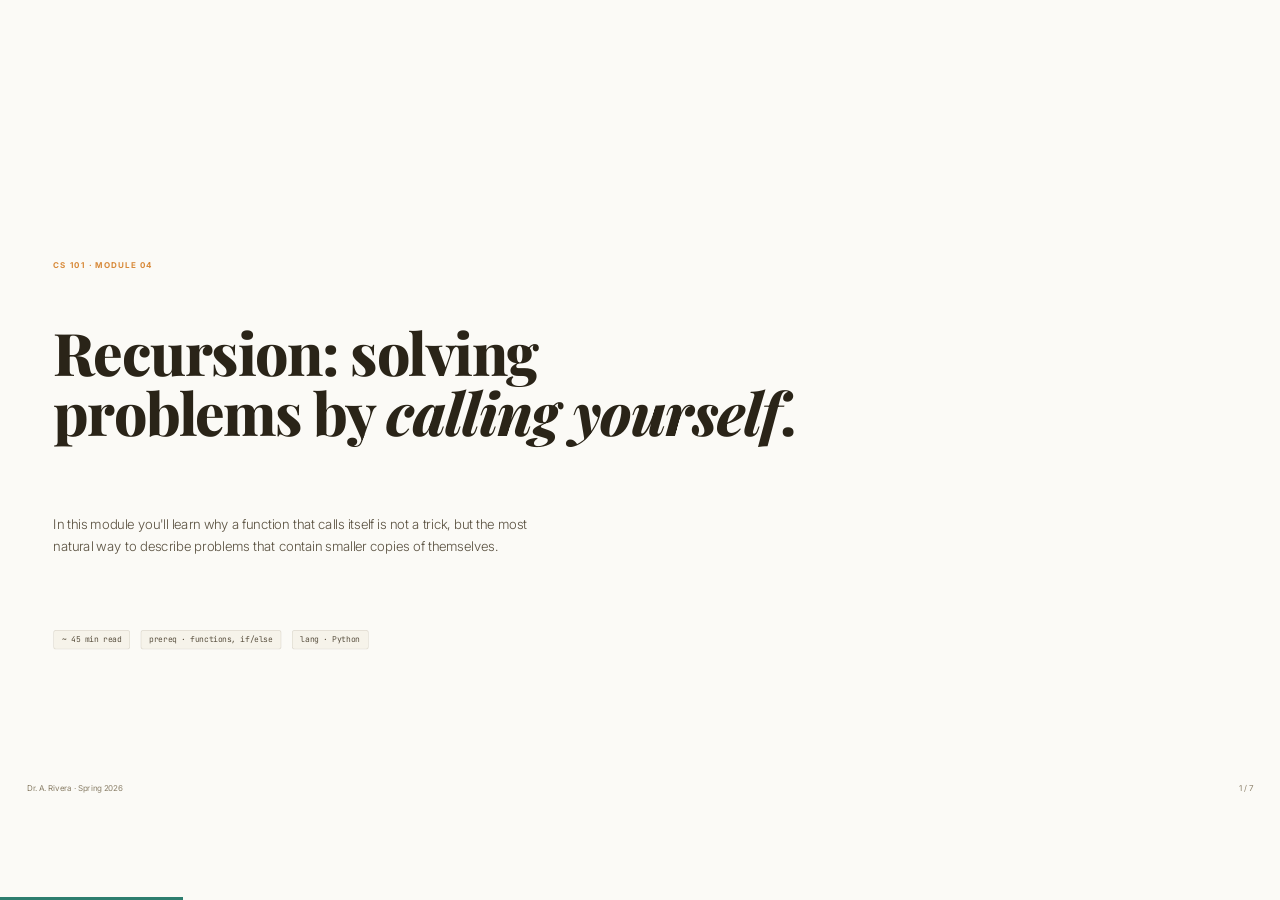
<file: .agents/skills/html-ppt/templates/full-decks/course-module/index.html>
<!DOCTYPE html>
<html lang="en">
<head>
<meta charset="utf-8"><meta name="viewport" content="width=device-width,initial-scale=1">
<title>Module 04 · Recursion · CS101</title>
<link rel="stylesheet" href="../../../assets/fonts.css">
<link rel="stylesheet" href="../../../assets/base.css">
<link rel="stylesheet" href="../../../assets/animations/animations.css">
<link rel="stylesheet" href="style.css">
</head>
<body class="tpl-course-module">
<div class="deck">

  <!-- 1. Cover -->
  <section class="slide full" data-title="Cover">
    <p class="kicker">CS 101 · MODULE 04</p>
    <h1 class="h1 mt-s">Recursion: solving<br>problems by <em>calling yourself</em>.</h1>
    <p class="lede mt-l" style="max-width:62ch">In this module you'll learn why a function that calls itself is not a trick, but the most natural way to describe problems that contain smaller copies of themselves.</p>
    <div class="row mt-l" style="gap:16px">
      <span class="pill-academic">~ 45 min read</span>
      <span class="pill-academic">prereq · functions, if/else</span>
      <span class="pill-academic">lang · Python</span>
    </div>
    <div class="deck-footer"><span>Dr. A. Rivera · Spring 2026</span><span class="slide-number" data-current="1" data-total="7"></span></div>
  </section>

  <!-- 2. Objectives -->
  <section class="slide" data-title="Objectives">
    <aside class="sidebar">
      <div class="brand">CS 101 · M04</div>
      <h5>Learning objectives</h5>
      <ul class="obj-list">
        <li class="current">Define recursion</li>
        <li>Identify a base case</li>
        <li>Trace a recursive call</li>
        <li>Convert loop ↔ recursion</li>
        <li>Recognize when recursion helps</li>
      </ul>
      <h5>Module progress</h5>
      <p class="dim" style="font-size:13px">Page 2 of 7 · ~5 min in</p>
    </aside>
    <div class="main">
      <p class="kicker">OBJECTIVES</p>
      <h2 class="h2 mt-s">By the end, you will be able to…</h2>
      <div class="stack mt-l">
        <div class="concept-box"><h4>① Explain recursion in one sentence.</h4><p class="dim">"A function that solves a problem by calling itself on a smaller version of that problem."</p></div>
        <div class="concept-box"><h4>② Write a base case that always terminates.</h4><p class="dim">Every recursive function must have an exit door, or it runs forever.</p></div>
        <div class="concept-box"><h4>③ Trace a call stack on paper.</h4><p class="dim">Given <code>fact(4)</code>, draw the stack frames top-to-bottom.</p></div>
        <div class="concept-box"><h4>④ Convert a while-loop to a recursive equivalent.</h4><p class="dim">And explain when one is clearer than the other.</p></div>
      </div>
    </div>
  </section>

  <!-- 3. Concept -->
  <section class="slide" data-title="Concept">
    <aside class="sidebar">
      <div class="brand">CS 101 · M04</div>
      <h5>Learning objectives</h5>
      <ul class="obj-list">
        <li class="done">Define recursion</li>
        <li class="current">Identify a base case</li>
        <li>Trace a recursive call</li>
        <li>Convert loop ↔ recursion</li>
        <li>Recognize when recursion helps</li>
      </ul>
      <h5>Key terms</h5>
      <p class="dim" style="font-size:13px">base case · recursive case · call stack · tail call</p>
    </aside>
    <div class="main">
      <p class="kicker">CORE CONCEPT</p>
      <h2 class="h2 mt-s">Two parts, always.</h2>
      <p class="lede mt-m">A recursive function has exactly two things inside it: a <b>base case</b> (when to stop) and a <b>recursive case</b> (how to shrink the problem before calling yourself).</p>
      <div class="callout">
        <b>Rule of thumb.</b> If you can't name the base case out loud, don't write the recursion yet. Draw it on paper first.
      </div>
      <div class="grid g2 mt-l">
        <div class="concept-box"><h4>Base case</h4><p class="dim">The smallest possible input — one the function answers directly, without calling itself.</p><p class="pill-academic">e.g. <b>n == 0</b></p></div>
        <div class="concept-box"><h4>Recursive case</h4><p class="dim">Every other input — delegate to a smaller version of the same problem.</p><p class="pill-academic">e.g. <b>n × fact(n-1)</b></p></div>
      </div>
    </div>
  </section>

  <!-- 4. Example -->
  <section class="slide" data-title="Example">
    <aside class="sidebar">
      <div class="brand">CS 101 · M04</div>
      <h5>Learning objectives</h5>
      <ul class="obj-list">
        <li class="done">Define recursion</li>
        <li class="done">Identify a base case</li>
        <li class="current">Trace a recursive call</li>
        <li>Convert loop ↔ recursion</li>
        <li>Recognize when recursion helps</li>
      </ul>
      <h5>Try it yourself</h5>
      <p class="dim" style="font-size:13px">Open repl.it and run the code on the right. Then try <code>fact(10)</code>.</p>
    </aside>
    <div class="main">
      <p class="kicker">WORKED EXAMPLE</p>
      <h2 class="h2 mt-s">Factorial, 7 lines.</h2>
      <div class="code mt-m"><pre style="margin:0"><span class="cmt"># fact(n) = n × (n-1) × … × 1,  and fact(0) = 1</span>
<span class="kw">def</span> fact(n):
    <span class="kw">if</span> n == <span class="str">0</span>:          <span class="cmt"># base case</span>
        <span class="kw">return</span> <span class="str">1</span>
    <span class="kw">return</span> n * fact(n - <span class="str">1</span>)   <span class="cmt"># recursive case</span>

<span class="kw">print</span>(fact(<span class="str">4</span>))   <span class="cmt"># → 24</span></pre></div>
      <div class="callout">
        <b>Trace fact(4).</b> 4 × fact(3) → 4 × (3 × fact(2)) → 4 × 3 × (2 × fact(1)) → 4 × 3 × 2 × 1 × fact(0) → 4 × 3 × 2 × 1 × 1 = <b>24</b>.
      </div>
    </div>
  </section>

  <!-- 5. Exercise -->
  <section class="slide" data-title="Exercise">
    <aside class="sidebar">
      <div class="brand">CS 101 · M04</div>
      <h5>Learning objectives</h5>
      <ul class="obj-list">
        <li class="done">Define recursion</li>
        <li class="done">Identify a base case</li>
        <li class="done">Trace a recursive call</li>
        <li class="current">Convert loop ↔ recursion</li>
        <li>Recognize when recursion helps</li>
      </ul>
      <h5>Time</h5>
      <p class="dim" style="font-size:13px">~10 minutes · solo</p>
    </aside>
    <div class="main">
      <p class="kicker">EXERCISE 4.1</p>
      <h2 class="h2 mt-s">Write <em>sum_to(n)</em>.</h2>
      <p class="lede mt-m">Return <code>1 + 2 + … + n</code> using recursion — no loops allowed.</p>
      <div class="exercise mt-l">
        <p style="margin:0;font-size:18px;color:var(--text-1)"><b>Your task</b></p>
        <ol style="color:var(--text-2);line-height:1.8;margin:10px 0 0">
          <li>Write the base case. What does <code>sum_to(0)</code> return?</li>
          <li>Write the recursive case in terms of <code>sum_to(n - 1)</code>.</li>
          <li>Test it: <code>sum_to(5) == 15</code>, <code>sum_to(10) == 55</code>.</li>
          <li>Bonus: what happens if you call <code>sum_to(-3)</code>? Fix it.</li>
        </ol>
      </div>
      <p class="dim mt-m" style="font-size:14px">Stuck? Remember: a base case is the smallest input you already know the answer to.</p>
    </div>
  </section>

  <!-- 6. Check understanding -->
  <section class="slide" data-title="Check">
    <aside class="sidebar">
      <div class="brand">CS 101 · M04</div>
      <h5>Learning objectives</h5>
      <ul class="obj-list">
        <li class="done">Define recursion</li>
        <li class="done">Identify a base case</li>
        <li class="done">Trace a recursive call</li>
        <li class="done">Convert loop ↔ recursion</li>
        <li class="current">Recognize when recursion helps</li>
      </ul>
      <h5>Self-assess</h5>
      <p class="dim" style="font-size:13px">You should get 3/3.</p>
    </aside>
    <div class="main">
      <p class="kicker">CHECK YOUR UNDERSTANDING</p>
      <h2 class="h2 mt-s">Which function will recurse forever?</h2>
      <div class="mt-l">
        <div class="mcq"><div class="letter">A</div><div><b>def f(n): return 1 if n == 0 else n * f(n - 1)</b><p class="dim" style="font-size:13px;margin:4px 0 0">Base case <code>n == 0</code>, shrinks toward it. Terminates.</p></div></div>
        <div class="mcq correct"><div class="letter">B</div><div><b>def f(n): return n + f(n + 1)</b><p class="dim" style="font-size:13px;margin:4px 0 0"><b style="color:var(--accent)">✓ Correct.</b> No base case, and <code>n</code> grows — infinite recursion.</p></div></div>
        <div class="mcq"><div class="letter">C</div><div><b>def f(n): return n if n &lt; 2 else f(n - 1) + f(n - 2)</b><p class="dim" style="font-size:13px;margin:4px 0 0">Classic Fibonacci. Base case on <code>n &lt; 2</code>. Terminates.</p></div></div>
      </div>
    </div>
  </section>

  <!-- 7. Summary -->
  <section class="slide full" data-title="Summary">
    <p class="kicker">SUMMARY · MODULE 04</p>
    <h1 class="h1 mt-s">You can now…</h1>
    <div class="grid g2 mt-l">
      <div class="concept-box"><h4>✓ Define recursion</h4><p class="dim">A function that calls itself on a smaller input.</p></div>
      <div class="concept-box"><h4>✓ Write a safe base case</h4><p class="dim">Every recursion needs an exit door.</p></div>
      <div class="concept-box"><h4>✓ Trace a call stack</h4><p class="dim">You can unwind <code>fact(4)</code> by hand.</p></div>
      <div class="concept-box"><h4>✓ Judge when to use it</h4><p class="dim">Trees and self-similar problems → recursion. Flat iteration → loop.</p></div>
    </div>
    <div class="callout mt-l">
      <b>Up next · Module 05.</b> Divide &amp; conquer: merge sort. We'll use everything you just learned — but on lists, not numbers.
    </div>
  </section>

</div>
<script src="../../../assets/runtime.js"></script>
</body></html>
</file>
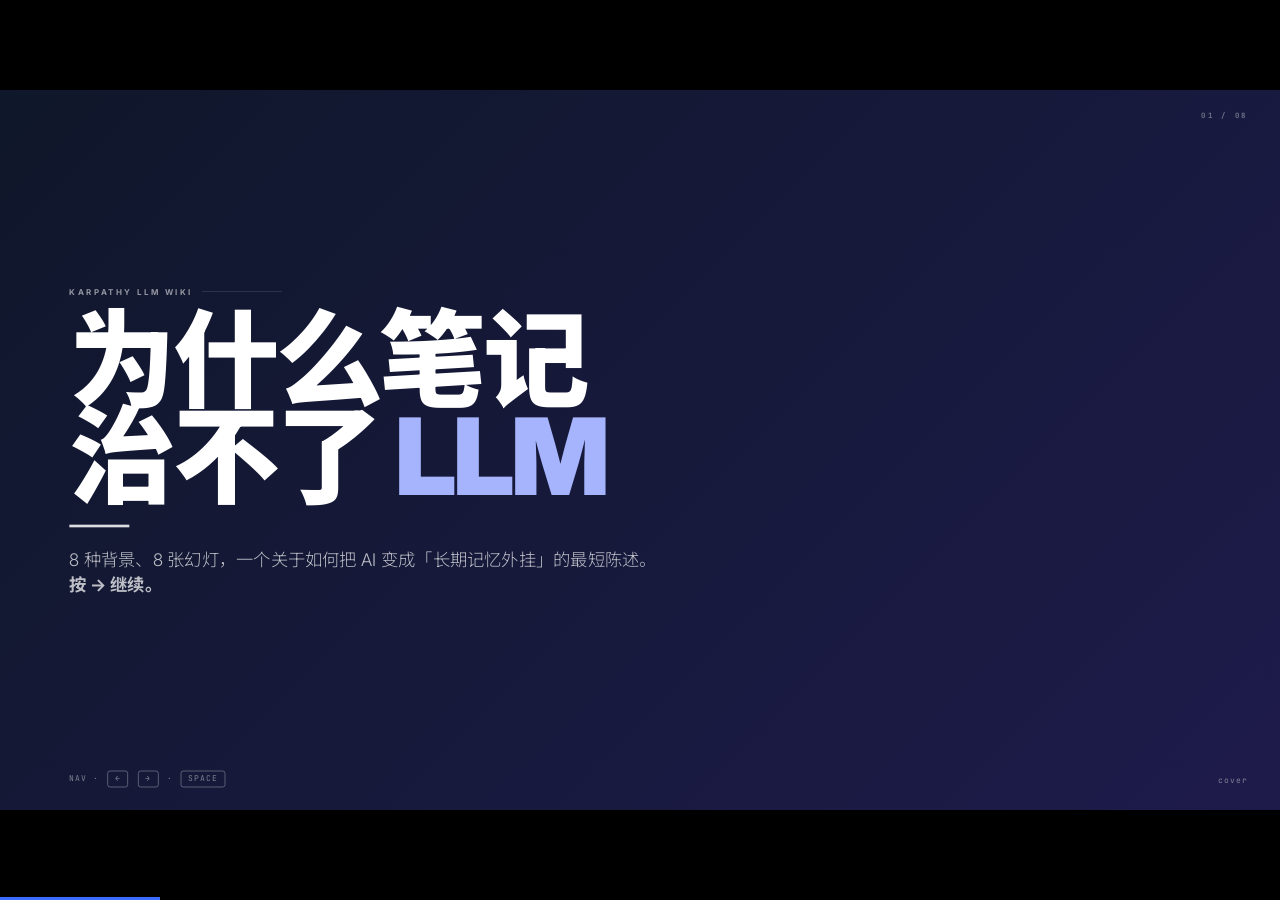
<file: .agents/skills/html-ppt/templates/full-decks/dir-key-nav-minimal/index.html>
<!DOCTYPE html>
<html lang="zh-CN">
<head>
<meta charset="UTF-8">
<meta name="viewport" content="width=device-width, initial-scale=1">
<title>Dir-Key Nav Minimal</title>
<link rel="stylesheet" href="../../../assets/fonts.css">
<link rel="stylesheet" href="../../../assets/base.css">
<link rel="stylesheet" href="style.css">
</head>
<body class="tpl-dir-key-nav-minimal">
<div class="deck">

  <!-- 1. COVER · indigo -->
  <section class="slide t-indigo is-active">
    <div class="dk-snum">01 / 08</div>
    <div style="margin:auto 0">
      <div class="dk-eyebrow">Karpathy LLM Wiki</div>
      <h1 class="dk-h0">为什么笔记<br>治不了 <span class="dk-accent">LLM</span></h1>
      <span class="dk-line"></span>
      <p class="dk-lede">8 种背景、8 张幻灯，一个关于如何把 AI 变成「长期记忆外挂」的最短陈述。<strong>按 → 继续。</strong></p>
    </div>
    <div class="dk-keyhint">nav · <kbd>←</kbd> <kbd>→</kbd> · <kbd>space</kbd></div>
    <div class="dk-page">cover</div>
  </section>

  <!-- 2. SECTION · cream -->
  <section class="slide t-cream">
    <div class="dk-snum">02 / 08</div>
    <div style="margin:auto 0">
      <div class="dk-eyebrow">Chapter 01</div>
      <h1 class="dk-h0">The <span class="dk-accent">Problem</span>.</h1>
      <span class="dk-line"></span>
      <p class="dk-lede">Token 上限是一个物理事实。你每次和 LLM 说话，它都是一个失忆症患者。</p>
    </div>
    <div class="dk-keyhint">chapter · 01 / 04</div>
    <div class="dk-page">section</div>
  </section>

  <!-- 3. CONTENT · crimson -->
  <section class="slide t-crimson">
    <div class="dk-snum">03 / 08</div>
    <div style="margin:auto 0">
      <div class="dk-eyebrow">Symptoms</div>
      <h2 class="dk-h1">四种你已经<br>受够的<br><span class="dk-accent">遗忘</span>。</h2>
      <ul class="dk-list">
        <li>昨天聊过的项目，今天重新解释一遍</li>
        <li>上下文窗口一到，它开始「编造记忆」</li>
        <li>不同 session 之间毫无关联，就像第一次见</li>
        <li>你的真正偏好从未被记住，每次都要 re-prompt</li>
      </ul>
    </div>
    <div class="dk-keyhint">content · list</div>
    <div class="dk-page">03</div>
  </section>

  <!-- 4. CONTENT · emerald -->
  <section class="slide t-emerald">
    <div class="dk-snum">04 / 08</div>
    <div style="margin:auto 0">
      <div class="dk-eyebrow">The Fix</div>
      <h2 class="dk-h1">答案不是<br><span class="dk-accent">更大</span> 的窗口。</h2>
      <p class="dk-lede" style="margin-top:10px">而是：把你的知识、偏好、历史都<strong>写进文件系统</strong>。<br>让 LLM 每次对话前，先去读那个系统。</p>
      <div class="dk-grid-2">
        <div class="dk-col"><h3>× 窗口 stuffing</h3><p>把所有东西塞 prompt，贵、慢、最终溢出。</p></div>
        <div class="dk-col"><h3>✓ 文件 + 检索</h3><p>按需加载，永远不溢出，结构化可 diff。</p></div>
      </div>
    </div>
    <div class="dk-keyhint">content · compare</div>
    <div class="dk-page">04</div>
  </section>

  <!-- 5. CODE · slate -->
  <section class="slide t-slate">
    <div class="dk-snum">05 / 08</div>
    <div style="margin:auto 0">
      <div class="dk-eyebrow">Minimal Setup</div>
      <h2 class="dk-h2"><span class="dk-accent">4 行</span> YAML<br>就能开始。</h2>
      <pre class="dk-code">memory:
  root: ~/.llm-wiki
  format: markdown
  retrieval: hybrid  # embedding + bm25</pre>
      <p class="dk-lede" style="margin-top:16px;font-size:20px">你现在拥有一个会随时间增长的 <strong>第二大脑</strong>。每次对话它都会被读、被更新。</p>
    </div>
    <div class="dk-keyhint">content · code</div>
    <div class="dk-page">05</div>
  </section>

  <!-- 6. CHART · violet — big number with bar -->
  <section class="slide t-violet">
    <div class="dk-snum">06 / 08</div>
    <div style="margin:auto 0">
      <div class="dk-eyebrow">30-day result</div>
      <div class="dk-big dk-accent">87%</div>
      <p class="dk-lede" style="margin-top:14px;font-size:26px">的 re-explain 被消除。平均每次对话节省 <strong>4.2 分钟</strong> 的 re-context。</p>
      <svg viewBox="0 0 900 80" style="width:100%;max-width:900px;margin-top:30px">
        <rect x="0" y="30" width="900" height="22" rx="11" fill="rgba(255,255,255,.12)"/>
        <rect x="0" y="30" width="783" height="22" rx="11" fill="#c4b5fd"/>
        <text x="792" y="47" font-family="JetBrains Mono" font-size="16" fill="#c4b5fd" font-weight="700">87%</text>
      </svg>
    </div>
    <div class="dk-keyhint">chart · big-num</div>
    <div class="dk-page">06</div>
  </section>

  <!-- 7. CTA · white -->
  <section class="slide t-white">
    <div class="dk-snum">07 / 08</div>
    <div style="margin:auto 0">
      <div class="dk-eyebrow">Start tonight</div>
      <h2 class="dk-h1">开始<br>你的 <span class="dk-accent">wiki</span>。</h2>
      <span class="dk-line"></span>
      <p class="dk-lede">不是装又一个插件。是决定：从今晚起，<strong>你的所有 AI 对话都要有一个共同的 vault</strong>。</p>
      <pre class="dk-code" style="font-size:18px">$ mkdir ~/llm-wiki && cd ~/llm-wiki
$ git init
$ echo "# my brain" > README.md</pre>
    </div>
    <div class="dk-keyhint">cta · three-commands</div>
    <div class="dk-page">07</div>
  </section>

  <!-- 8. THANKS · charcoal -->
  <section class="slide t-charcoal">
    <div class="dk-snum">08 / 08</div>
    <div style="margin:auto 0">
      <div class="dk-eyebrow">End · thanks for staying</div>
      <h1 class="dk-h0"><span class="dk-accent">謝謝</span>。</h1>
      <span class="dk-line"></span>
      <p class="dk-lede">Karpathy 的原始 thread + 我的 vault 结构都在 <strong>github.com/lewis/llm-wiki</strong>。欢迎按 ← 再看一遍。</p>
    </div>
    <div class="dk-keyhint">press <kbd>←</kbd> to rewind · <kbd>F</kbd> for fullscreen</div>
    <div class="dk-page">fin</div>
  </section>

</div>
<script src="../../../assets/runtime.js"></script>
</body>
</html>
</file>
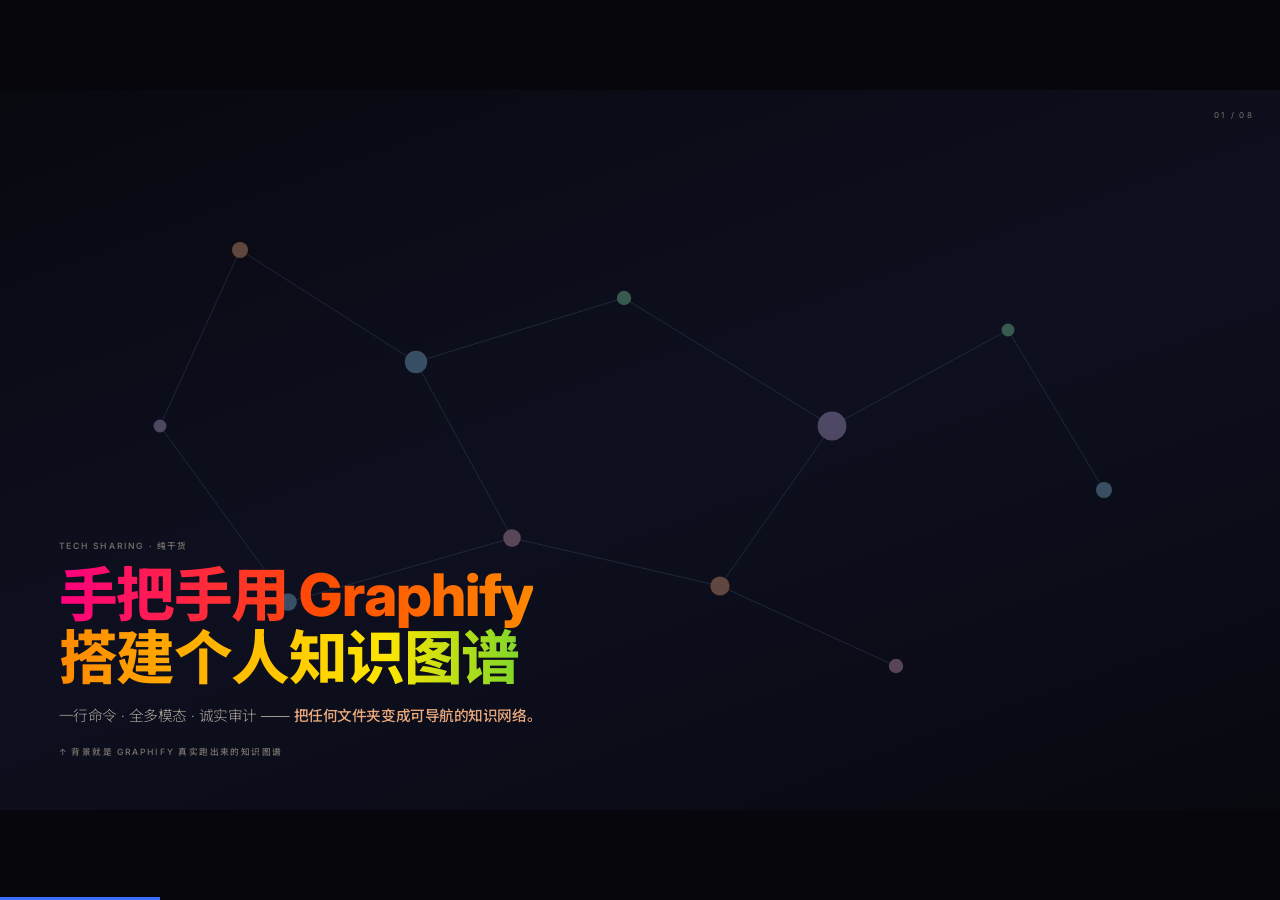
<file: .agents/skills/html-ppt/templates/full-decks/graphify-dark-graph/index.html>
<!DOCTYPE html>
<html lang="zh-CN">
<head>
<meta charset="UTF-8">
<meta name="viewport" content="width=device-width, initial-scale=1">
<title>Graphify Dark Graph</title>
<link rel="stylesheet" href="../../../assets/fonts.css">
<link rel="stylesheet" href="../../../assets/base.css">
<link rel="stylesheet" href="style.css">
</head>
<body class="tpl-graphify-dark-graph">
<div class="deck">

  <!-- 1. COVER -->
  <section class="slide is-active">
    <div class="gd-ambient"><div class="gd-orb gd-orb-1"></div><div class="gd-orb gd-orb-2"></div><div class="gd-orb gd-orb-3"></div></div>
    <!-- live force-directed graph bg -->
    <svg viewBox="0 0 1600 900" style="position:absolute;inset:0;width:100%;height:100%;opacity:.38;z-index:1" xmlns="http://www.w3.org/2000/svg">
      <g stroke="#7eb8da" stroke-width="1" stroke-opacity=".5" fill="none">
        <line x1="300" y1="200" x2="520" y2="340"/>
        <line x1="520" y1="340" x2="780" y2="260"/>
        <line x1="780" y1="260" x2="1040" y2="420"/>
        <line x1="520" y1="340" x2="640" y2="560"/>
        <line x1="640" y1="560" x2="900" y2="620"/>
        <line x1="900" y1="620" x2="1040" y2="420"/>
        <line x1="1040" y1="420" x2="1260" y2="300"/>
        <line x1="1260" y1="300" x2="1380" y2="500"/>
        <line x1="900" y1="620" x2="1120" y2="720"/>
        <line x1="300" y1="200" x2="200" y2="420"/>
        <line x1="200" y1="420" x2="360" y2="640"/>
        <line x1="360" y1="640" x2="640" y2="560"/>
      </g>
      <g>
        <circle cx="300" cy="200" r="10" fill="#e8a87c"/>
        <circle cx="520" cy="340" r="14" fill="#7eb8da"/>
        <circle cx="780" cy="260" r="9" fill="#7ed3a4"/>
        <circle cx="1040" cy="420" r="18" fill="#b8a4d6"/>
        <circle cx="640" cy="560" r="11" fill="#d4a0b9"/>
        <circle cx="900" cy="620" r="12" fill="#e8a87c"/>
        <circle cx="1260" cy="300" r="8" fill="#7ed3a4"/>
        <circle cx="1380" cy="500" r="10" fill="#7eb8da"/>
        <circle cx="1120" cy="720" r="9" fill="#d4a0b9"/>
        <circle cx="200" cy="420" r="8" fill="#b8a4d6"/>
        <circle cx="360" cy="640" r="11" fill="#7eb8da"/>
      </g>
    </svg>
    <div class="gd-snum">01 / 08</div>
    <div style="margin-top:auto">
      <p class="gd-eyebrow">Tech Sharing · 纯干货</p>
      <h1 class="gd-h1" style="font-size:88px"><span class="gd-rainbow">手把手用 Graphify<br>搭建个人知识图谱</span></h1>
      <p class="gd-lede" style="margin-top:20px">一行命令 · 全多模态 · 诚实审计 —— <span class="gd-accent">把任何文件夹变成可导航的知识网络。</span></p>
      <p class="gd-eyebrow" style="margin-top:26px">↑ 背景就是 Graphify 真实跑出来的知识图谱</p>
    </div>
  </section>

  <!-- 2. SECTION DIVIDER -->
  <section class="slide">
    <div class="gd-ambient"><div class="gd-orb gd-orb-1"></div><div class="gd-orb gd-orb-2"></div></div>
    <div class="gd-snum">02 / 08</div>
    <div style="margin:auto 0">
      <div class="gd-eyebrow">Part 01</div>
      <h1 class="gd-h1" style="font-size:120px">Why <span class="gd-grad">Graph</span>?</h1>
      <p class="gd-lede">folder → tree → graph，人类认知的下一步</p>
    </div>
  </section>

  <!-- 3. CONTENT — plugin grid -->
  <section class="slide">
    <div class="gd-ambient"><div class="gd-orb gd-orb-2"></div><div class="gd-orb gd-orb-3"></div></div>
    <div class="gd-snum">03 / 08</div>
    <p class="gd-eyebrow">Feature Map</p>
    <h2 class="gd-h2">一个工具，<span class="gd-grad">四件事</span></h2>
    <div class="gd-grid-4">
      <div class="gd-glass gd-glass-warm"><div style="font-size:30px">📂</div><h4 style="margin:10px 0 6px">Folder Ingest</h4><p class="gd-dim" style="font-size:13px;line-height:1.55">递归扫描任意路径，支持 md / pdf / 代码 / 图片</p></div>
      <div class="gd-glass gd-glass-blue"><div style="font-size:30px">🧠</div><h4 style="margin:10px 0 6px">Entity Extract</h4><p class="gd-dim" style="font-size:13px;line-height:1.55">用 LLM 抽概念、人物、事件、关系</p></div>
      <div class="gd-glass gd-glass-green"><div style="font-size:30px">🕸️</div><h4 style="margin:10px 0 6px">Force Graph</h4><p class="gd-dim" style="font-size:13px;line-height:1.55">D3 力导向，点击即跳转原文</p></div>
      <div class="gd-glass"><div style="font-size:30px">🔍</div><h4 style="margin:10px 0 6px">Audit Trail</h4><p class="gd-dim" style="font-size:13px;line-height:1.55">每条边都能追溯到 source span</p></div>
    </div>
    <div class="gd-glass gd-glass-warm" style="margin-top:24px"><p style="font-size:18px;line-height:1.6">它不是「又一个 RAG」—— 它是 <span class="gd-accent">把检索结果画出来，让你一眼就知道信息长什么样</span>。</p></div>
  </section>

  <!-- 4. CODE -->
  <section class="slide">
    <div class="gd-ambient"><div class="gd-orb gd-orb-1"></div></div>
    <div class="gd-snum">04 / 08</div>
    <p class="gd-eyebrow">One command</p>
    <h2 class="gd-h2">从 0 到图谱，<span class="gd-grad">大概 90 秒</span></h2>
    <p class="gd-cmd" style="margin:16px 0 22px">$ graphify ~/notes --out ./graph</p>
    <pre class="gd-codebox"><span class="cm"># graphify.config.yaml</span>
<span class="kw">ingest</span>:
  paths: [<span class="st">~/notes</span>, <span class="st">~/code/docs</span>]
  include: [<span class="st">"*.md"</span>, <span class="st">"*.pdf"</span>, <span class="st">"*.py"</span>]

<span class="kw">extract</span>:
  model: <span class="st">claude-opus-4-6</span>
  schema: [<span class="st">concept</span>, <span class="st">person</span>, <span class="st">event</span>, <span class="st">relation</span>]

<span class="kw">render</span>:
  engine: <span class="st">d3-force</span>
  audit: <span class="fn">true</span>     <span class="cm"># 每条边带 source span</span></pre>
  </section>

  <!-- 5. CHART — race diagram -->
  <section class="slide">
    <div class="gd-ambient"><div class="gd-orb gd-orb-3"></div></div>
    <div class="gd-snum">05 / 08</div>
    <p class="gd-eyebrow">Efficiency Race</p>
    <h2 class="gd-h2">没有知识库 vs 有知识库</h2>
    <div style="max-width:900px;margin-top:30px">
      <div style="display:flex;align-items:center;gap:16px;margin-bottom:20px">
        <div style="width:110px;text-align:right;font-weight:700;color:var(--gd-danger)">没有<br>知识库</div>
        <div style="flex:1;position:relative;height:70px;background:rgba(224,112,112,.06);border:1px solid rgba(224,112,112,.2);border-radius:16px">
          <div style="position:absolute;left:16px;top:50%;transform:translateY(-50%);font-size:32px">🛵</div>
          <div style="position:absolute;left:72px;top:50%;transform:translateY(-50%);color:var(--gd-danger);font-size:14px">反复喂信息…整理…又忘了…</div>
        </div>
      </div>
      <div style="display:flex;align-items:center;gap:16px">
        <div style="width:110px;text-align:right;font-weight:700;color:var(--gd-green)">有<br>知识库</div>
        <div style="flex:1;position:relative;height:70px;background:rgba(126,211,164,.06);border:1px solid rgba(126,211,164,.25);border-radius:16px">
          <div style="position:absolute;right:16px;top:50%;transform:translateY(-50%);font-size:32px">🏎️</div>
          <div style="position:absolute;right:72px;top:50%;transform:translateY(-50%);color:var(--gd-green);font-size:14px">AI 自己找 → 确认 → 干活!</div>
        </div>
      </div>
    </div>
    <div class="gd-grid-3" style="margin-top:36px">
      <div class="gd-glass gd-glass-warm"><div class="gd-big gd-grad">5×</div><p class="gd-dim" style="margin-top:6px">速度提升</p></div>
      <div class="gd-glass gd-glass-green"><div class="gd-big gd-grad">-80%</div><p class="gd-dim" style="margin-top:6px">重复喂信息</p></div>
      <div class="gd-glass gd-glass-blue"><div class="gd-big gd-grad">∞</div><p class="gd-dim" style="margin-top:6px">记忆持久化</p></div>
    </div>
  </section>

  <!-- 6. PIPELINE -->
  <section class="slide">
    <div class="gd-ambient"><div class="gd-orb gd-orb-2"></div></div>
    <div class="gd-snum">06 / 08</div>
    <p class="gd-eyebrow">Pipeline</p>
    <h2 class="gd-h2">端到端 <span class="gd-grad">4 步走</span></h2>
    <div style="display:flex;align-items:center;justify-content:center;gap:8px;margin-top:36px">
      <div class="gd-glass" style="flex:1;text-align:center"><div style="font-size:34px">📂</div><div style="font-weight:600;margin-top:8px">Scan</div><div class="gd-dim" style="font-size:13px">递归读文件</div></div>
      <div style="color:var(--gd-text3);font-size:24px">→</div>
      <div class="gd-glass gd-glass-blue" style="flex:1;text-align:center"><div style="font-size:34px">🔬</div><div style="font-weight:600;margin-top:8px">Extract</div><div class="gd-dim" style="font-size:13px">LLM 抽实体</div></div>
      <div style="color:var(--gd-text3);font-size:24px">→</div>
      <div class="gd-glass gd-glass-green" style="flex:1;text-align:center"><div style="font-size:34px">🕸️</div><div style="font-weight:600;margin-top:8px">Build</div><div class="gd-dim" style="font-size:13px">构图 + 去重</div></div>
      <div style="color:var(--gd-text3);font-size:24px">→</div>
      <div class="gd-glass gd-glass-warm" style="flex:1;text-align:center"><div style="font-size:34px">🎨</div><div style="font-weight:600;margin-top:8px">Render</div><div class="gd-dim" style="font-size:13px">D3 交互图</div></div>
    </div>
    <div class="gd-glass" style="margin-top:32px"><p style="font-size:16px;line-height:1.6;color:var(--gd-text2)">每一步都有 audit log：你永远知道某个节点为什么存在、它来自哪个文件的哪一行。</p></div>
  </section>

  <!-- 7. CTA -->
  <section class="slide">
    <div class="gd-ambient"><div class="gd-orb gd-orb-1"></div><div class="gd-orb gd-orb-3"></div></div>
    <div class="gd-snum">07 / 08</div>
    <p class="gd-eyebrow">Try it tonight</p>
    <h2 class="gd-h1" style="font-size:80px">Graphify <span class="gd-grad">your folders</span></h2>
    <p class="gd-cmd" style="margin-top:22px">$ npm i -g @lewis/graphify</p>
    <p class="gd-cmd" style="margin-top:10px;color:var(--gd-warm);text-shadow:0 0 30px rgba(232,168,124,.45)">$ graphify ~/obsidian-vault</p>
    <div style="margin-top:32px">
      <span class="gd-tag">#knowledge-graph</span>
      <span class="gd-tag">#open-source</span>
      <span class="gd-tag">#claude-agent</span>
      <span class="gd-tag">#obsidian</span>
      <span class="gd-tag">#d3-force</span>
    </div>
  </section>

  <!-- 8. THANKS -->
  <section class="slide">
    <div class="gd-ambient"><div class="gd-orb gd-orb-2"></div></div>
    <div class="gd-snum">08 / 08</div>
    <div style="margin:auto 0;text-align:center">
      <div class="gd-big gd-rainbow" style="font-size:180px">Thanks.</div>
      <p class="gd-lede" style="margin:28px auto 0">github.com/lewis/graphify · 欢迎 star / issue / PR</p>
    </div>
  </section>

</div>
<script src="../../../assets/runtime.js"></script>
</body>
</html>
</file>
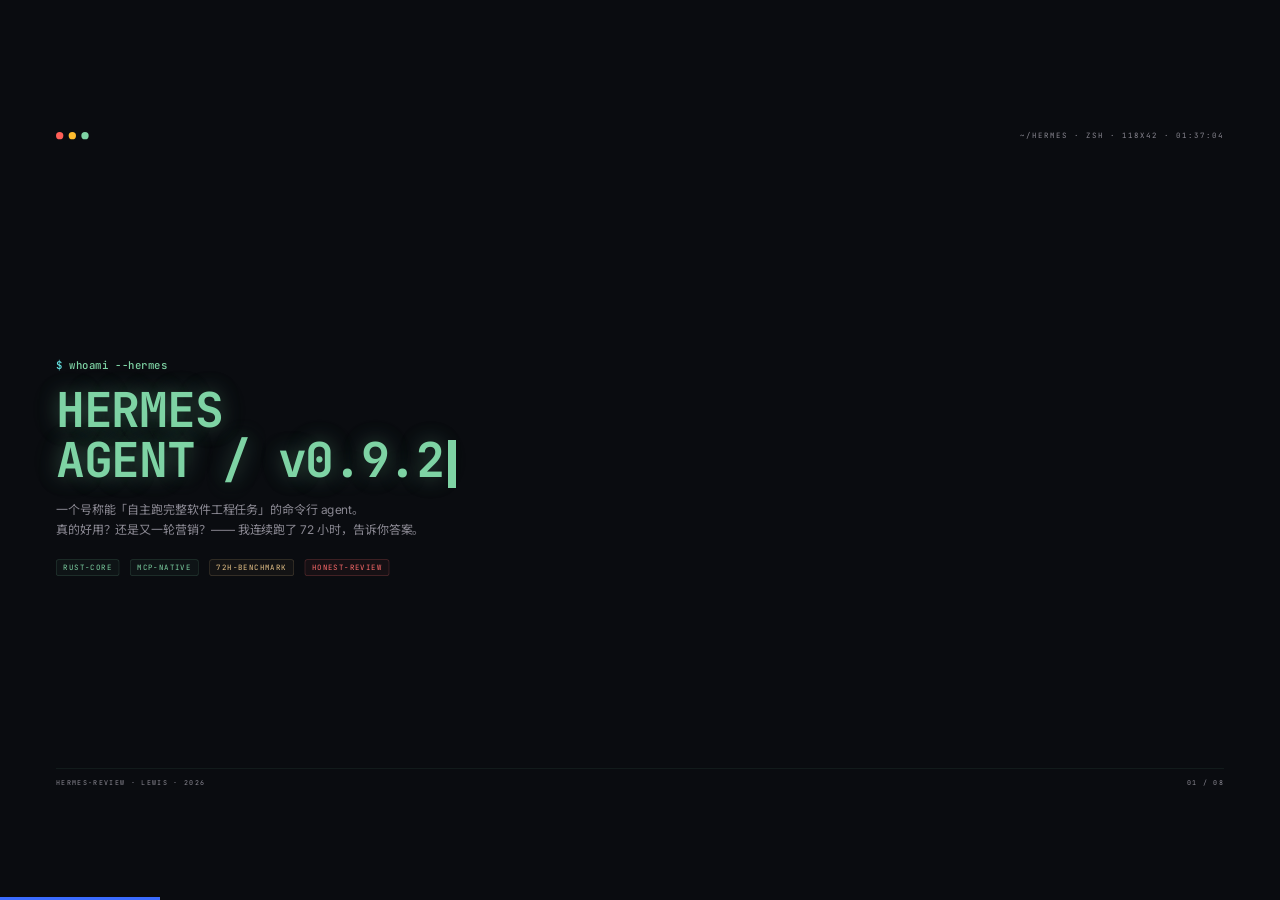
<file: .agents/skills/html-ppt/templates/full-decks/hermes-cyber-terminal/index.html>
<!DOCTYPE html>
<html lang="zh-CN">
<head>
<meta charset="UTF-8">
<meta name="viewport" content="width=device-width, initial-scale=1">
<title>Hermes Cyber Terminal</title>
<link rel="stylesheet" href="../../../assets/fonts.css">
<link rel="stylesheet" href="../../../assets/base.css">
<link rel="stylesheet" href="style.css">
</head>
<body class="tpl-hermes-cyber-terminal">
<div class="deck">

  <!-- 1. COVER -->
  <section class="slide is-active">
    <div class="hc-grid"></div>
    <div class="hc-vignette"></div>
    <div class="hc-scanlines"></div>
    <div class="hc-chrome"><div class="dots"><span></span><span></span><span></span></div><div>~/hermes · zsh · 118x42 · 01:37:04</div></div>
    <div style="margin:auto 0">
      <p class="hc-prompt">whoami --hermes</p>
      <h1 class="hc-h1">HERMES<br>AGENT / v0.9.2<span class="hc-cursor"></span></h1>
      <p class="hc-lede">一个号称能「自主跑完整软件工程任务」的命令行 agent。<br>真的好用？还是又一轮营销？—— 我连续跑了 72 小时，告诉你答案。</p>
      <div style="margin-top:26px">
        <span class="hc-tag">rust-core</span>
        <span class="hc-tag">mcp-native</span>
        <span class="hc-tag amber">72h-benchmark</span>
        <span class="hc-tag red">honest-review</span>
      </div>
    </div>
    <div class="hc-footer"><span>hermes-review · lewis · 2026</span><span>01 / 08</span></div>
  </section>

  <!-- 2. SECTION DIVIDER -->
  <section class="slide">
    <div class="hc-grid"></div>
    <div class="hc-scanlines"></div>
    <div class="hc-chrome"><div class="dots"><span></span><span></span><span></span></div><div>section · 01/04</div></div>
    <div style="margin:auto 0">
      <p class="hc-prompt">cat chapter_01.md</p>
      <h1 class="hc-h1" style="font-size:110px">// Setup</h1>
      <p class="hc-lede">从 <code style="color:var(--hc-amber)">brew install hermes</code> 到第一次 prompt —— 一共 4 分 22 秒。</p>
    </div>
    <div class="hc-footer"><span>section · setup</span><span>02 / 08</span></div>
  </section>

  <!-- 3. CONTENT — spec cards -->
  <section class="slide">
    <div class="hc-grid"></div>
    <div class="hc-scanlines"></div>
    <div class="hc-chrome"><div class="dots"><span></span><span></span><span></span></div><div>benchmark · cold-start</div></div>
    <h2 class="hc-h2">开箱数据</h2>
    <p class="hc-lede">cold start → first-successful-task 三次平均</p>
    <div class="hc-grid-3">
      <div class="hc-card"><div class="lbl">install time</div><div class="val">42s</div><div class="desc">单 binary，无 docker，无 python env。</div></div>
      <div class="hc-card"><div class="lbl">first token</div><div class="val">1.8s</div><div class="desc">接入 claude-opus-4-6，无预热。</div></div>
      <div class="hc-card"><div class="lbl">first PR merged</div><div class="val">4m22s</div><div class="desc">跑的是 fix-a-typo 级别的低难度任务。</div></div>
    </div>
    <div class="hc-grid-2">
      <div class="hc-card"><div class="lbl">// verdict +</div><div class="val" style="color:var(--hc-green);font-size:18px">冷启动是真的快</div><div class="desc">和 OpenClaw 的 docker + pip 流程比，快不止一个数量级。</div></div>
      <div class="hc-card"><div class="lbl">// verdict -</div><div class="val" style="color:var(--hc-red);font-size:18px">MCP 服务器配置不够友好</div><div class="desc">env 变量需要手动塞进 ~/.hermes/env，文档几乎没写。</div></div>
    </div>
    <div class="hc-footer"><span>data · verified 3 runs</span><span>03 / 08</span></div>
  </section>

  <!-- 4. CODE -->
  <section class="slide">
    <div class="hc-grid"></div>
    <div class="hc-scanlines"></div>
    <div class="hc-chrome"><div class="dots"><span></span><span></span><span></span></div><div>trace · hermes run</div></div>
    <p class="hc-prompt">hermes run "refactor auth module to use pkce"</p>
    <h3 class="hc-h3" style="margin-top:12px">↓ 真实 trace (节选)</h3>
    <pre class="hc-codebox" style="margin-top:10px"><span class="cm"># hermes v0.9.2 · session 42a1</span>
[<span class="fn">plan</span>]    <span class="st">"分析 src/auth/*.ts → 找 oauth flow → 抽成 pkce"</span>
[<span class="fn">read</span>]    src/auth/oauth.ts       <span class="cm">// 214 lines</span>
[<span class="fn">read</span>]    src/auth/token.ts       <span class="cm">// 88 lines</span>
[<span class="kw">think</span>]   <span class="st">"发现 implicit flow，改为 code+pkce，需新 state param"</span>
[<span class="fn">edit</span>]    src/auth/oauth.ts       <span class="hl">+43 -17</span>
[<span class="fn">edit</span>]    src/auth/token.ts       <span class="hl">+12 -4</span>
[<span class="fn">test</span>]    pnpm vitest auth        <span class="st">PASS 18/18</span>
[<span class="fn">commit</span>]  <span class="var">"feat(auth): migrate to oauth2 code+pkce"</span>
[<span class="fn">push</span>]    origin feat/pkce-auth   <span class="st">ok</span>

<span class="cm"># 总耗时 3m 14s · 14k tokens · $0.21</span></pre>
    <div class="hc-footer"><span>trace · live</span><span>04 / 08</span></div>
  </section>

  <!-- 5. CHART -->
  <section class="slide">
    <div class="hc-grid"></div>
    <div class="hc-scanlines"></div>
    <div class="hc-chrome"><div class="dots"><span></span><span></span><span></span></div><div>benchmark · hermes vs openclaw</div></div>
    <h2 class="hc-h2">72 小时对比</h2>
    <p class="hc-lede">同一组 48 个 GitHub issue，两个 agent 各跑一遍</p>
    <svg viewBox="0 0 1000 380" style="width:100%;max-width:1040px;margin-top:24px" xmlns="http://www.w3.org/2000/svg">
      <g font-family="JetBrains Mono, monospace" font-size="13" fill="#8a8892">
        <!-- axis -->
        <line x1="80" y1="40" x2="80" y2="320" stroke="rgba(126,211,164,.2)"/>
        <line x1="80" y1="320" x2="960" y2="320" stroke="rgba(126,211,164,.2)"/>
        <!-- y labels -->
        <text x="70" y="46" text-anchor="end">100%</text>
        <text x="70" y="116" text-anchor="end">75%</text>
        <text x="70" y="186" text-anchor="end">50%</text>
        <text x="70" y="256" text-anchor="end">25%</text>
        <text x="70" y="324" text-anchor="end">0</text>
        <!-- bars: hermes -->
        <g>
          <rect x="130" y="80"  width="80" height="240" fill="rgba(126,211,164,.15)" stroke="#7ed3a4" stroke-width="1.5"/>
          <text x="170" y="76" text-anchor="middle" fill="#7ed3a4" font-weight="700">82%</text>
          <text x="170" y="345" text-anchor="middle">resolved</text>
          <rect x="240" y="146" width="80" height="174" fill="rgba(126,211,164,.15)" stroke="#7ed3a4" stroke-width="1.5"/>
          <text x="280" y="142" text-anchor="middle" fill="#7ed3a4" font-weight="700">58%</text>
          <text x="280" y="345" text-anchor="middle">one-shot</text>
          <rect x="350" y="60"  width="80" height="260" fill="rgba(126,211,164,.15)" stroke="#7ed3a4" stroke-width="1.5"/>
          <text x="390" y="56" text-anchor="middle" fill="#7ed3a4" font-weight="700">89%</text>
          <text x="390" y="345" text-anchor="middle">test-pass</text>
          <rect x="460" y="110" width="80" height="210" fill="rgba(126,211,164,.15)" stroke="#7ed3a4" stroke-width="1.5"/>
          <text x="500" y="106" text-anchor="middle" fill="#7ed3a4" font-weight="700">71%</text>
          <text x="500" y="345" text-anchor="middle">pr-merged</text>
        </g>
        <!-- bars: openclaw -->
        <g>
          <rect x="570" y="150" width="80" height="170" fill="rgba(233,197,138,.12)" stroke="#e9c58a" stroke-width="1.5"/>
          <text x="610" y="146" text-anchor="middle" fill="#e9c58a" font-weight="700">60%</text>
          <text x="610" y="345" text-anchor="middle">resolved</text>
          <rect x="680" y="212" width="80" height="108" fill="rgba(233,197,138,.12)" stroke="#e9c58a" stroke-width="1.5"/>
          <text x="720" y="208" text-anchor="middle" fill="#e9c58a" font-weight="700">38%</text>
          <text x="720" y="345" text-anchor="middle">one-shot</text>
          <rect x="790" y="130" width="80" height="190" fill="rgba(233,197,138,.12)" stroke="#e9c58a" stroke-width="1.5"/>
          <text x="830" y="126" text-anchor="middle" fill="#e9c58a" font-weight="700">67%</text>
          <text x="830" y="345" text-anchor="middle">test-pass</text>
        </g>
        <!-- legend -->
        <g transform="translate(820,50)">
          <rect x="0" y="0" width="14" height="14" fill="rgba(126,211,164,.15)" stroke="#7ed3a4"/>
          <text x="22" y="12" fill="#7ed3a4">hermes 0.9.2</text>
          <rect x="0" y="22" width="14" height="14" fill="rgba(233,197,138,.12)" stroke="#e9c58a"/>
          <text x="22" y="34" fill="#e9c58a">openclaw 2.1</text>
        </g>
      </g>
    </svg>
    <div class="hc-footer"><span>benchmark · n=48</span><span>05 / 08</span></div>
  </section>

  <!-- 6. STATS -->
  <section class="slide">
    <div class="hc-grid"></div>
    <div class="hc-scanlines"></div>
    <div class="hc-chrome"><div class="dots"><span></span><span></span><span></span></div><div>tldr</div></div>
    <p class="hc-prompt">echo $VERDICT</p>
    <div class="hc-big">7.8<span style="font-size:60px;color:var(--hc-ink2)">/ 10</span></div>
    <p class="hc-lede" style="margin-top:14px">值得装，还不值得完全依赖。</p>
    <div class="hc-grid-2" style="margin-top:24px">
      <div class="hc-card"><div class="lbl">+ strong points</div><div class="desc">• rust 本体冷启快<br>• trace 可读性极强<br>• diff 审核友好，commit message 也写得合格</div></div>
      <div class="hc-card"><div class="lbl">- weak points</div><div class="desc">• plan 阶段偶尔跳步<br>• 超 50k LoC 仓库会 OOM<br>• MCP 配置需要手动塞 env</div></div>
    </div>
    <div class="hc-footer"><span>verdict · honest</span><span>06 / 08</span></div>
  </section>

  <!-- 7. CTA -->
  <section class="slide">
    <div class="hc-grid"></div>
    <div class="hc-scanlines"></div>
    <div class="hc-chrome"><div class="dots"><span></span><span></span><span></span></div><div>install</div></div>
    <h2 class="hc-h2">想自己跑一遍？</h2>
    <p class="hc-lede">三条命令，不到 5 分钟就能看见它干第一件事。</p>
    <pre class="hc-codebox" style="margin-top:22px"><span class="cm"># 1. install</span>
<span class="kw">$</span> brew install hermes-agent/tap/hermes

<span class="cm"># 2. auth (先准备好 anthropic api key)</span>
<span class="kw">$</span> hermes auth login

<span class="cm"># 3. first task</span>
<span class="kw">$</span> cd ~/your-repo && hermes run <span class="st">"add a CHANGELOG.md from git log"</span></pre>
    <div style="margin-top:26px">
      <span class="hc-tag">brew-ready</span>
      <span class="hc-tag">opus-4.6</span>
      <span class="hc-tag amber">needs-api-key</span>
    </div>
    <div class="hc-footer"><span>try-it-now</span><span>07 / 08</span></div>
  </section>

  <!-- 8. THANKS -->
  <section class="slide">
    <div class="hc-grid"></div>
    <div class="hc-scanlines"></div>
    <div class="hc-chrome"><div class="dots"><span></span><span></span><span></span></div><div>EOF</div></div>
    <div style="margin:auto 0">
      <p class="hc-prompt">exit 0</p>
      <h1 class="hc-h1" style="font-size:120px">// thanks<span class="hc-cursor"></span></h1>
      <p class="hc-lede">完整 trace、48 个任务的 PR 列表、benchmark 脚本都在 <span style="color:var(--hc-amber)">github.com/lewis/hermes-review</span></p>
    </div>
    <div class="hc-footer"><span>session closed</span><span>08 / 08</span></div>
  </section>

</div>
<script src="../../../assets/runtime.js"></script>
</body>
</html>
</file>
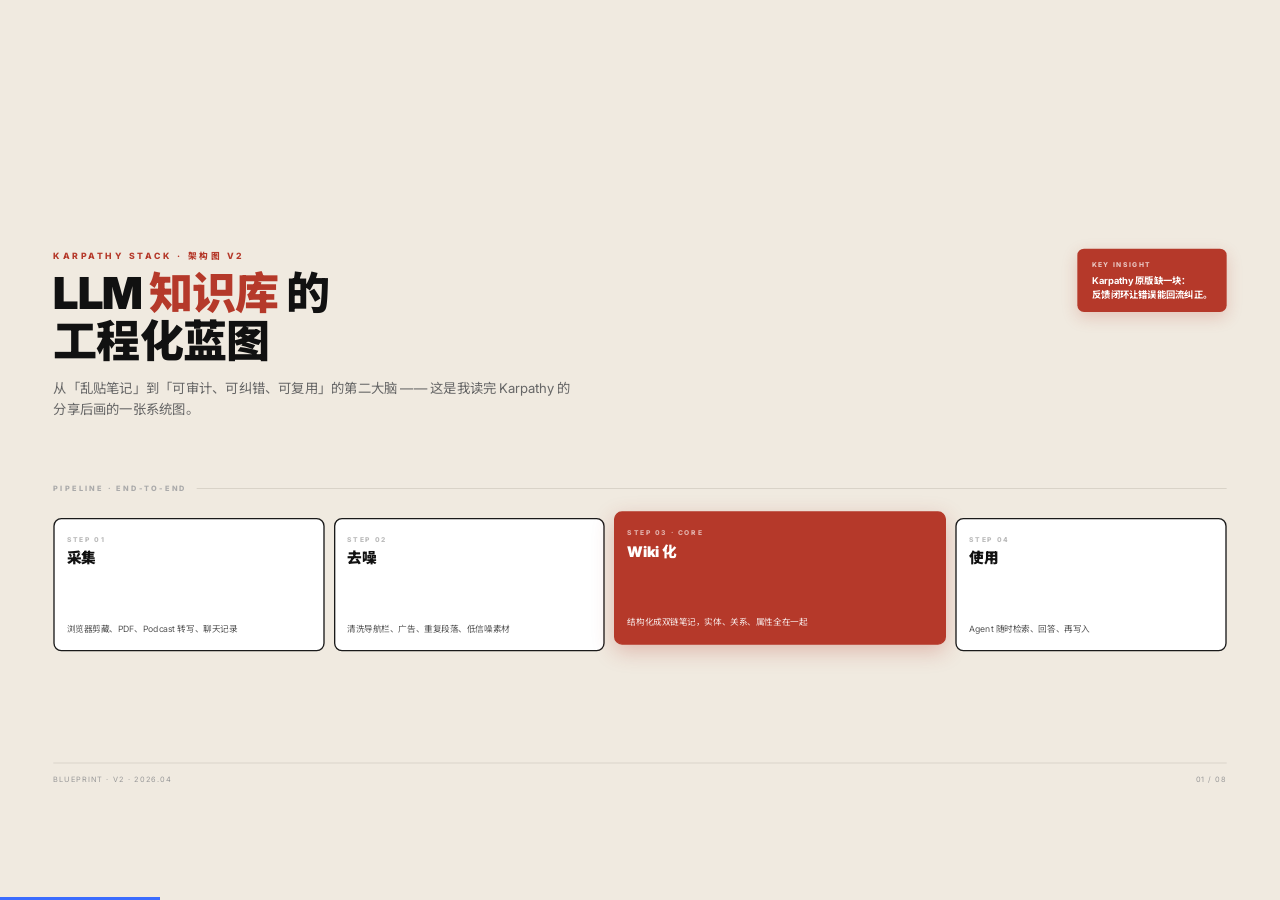
<file: .agents/skills/html-ppt/templates/full-decks/knowledge-arch-blueprint/index.html>
<!DOCTYPE html>
<html lang="zh-CN">
<head>
<meta charset="UTF-8">
<meta name="viewport" content="width=device-width, initial-scale=1">
<title>Knowledge Arch Blueprint</title>
<link rel="stylesheet" href="../../../assets/fonts.css">
<link rel="stylesheet" href="../../../assets/base.css">
<link rel="stylesheet" href="style.css">
</head>
<body class="tpl-knowledge-arch-blueprint">
<div class="deck">

  <!-- 1. COVER -->
  <section class="slide is-active">
    <div class="kb-grid-bg"></div>
    <div style="display:flex;justify-content:space-between;align-items:flex-start;gap:40px;margin-bottom:44px">
      <div>
        <div class="kb-kicker">Karpathy Stack · 架构图 v2</div>
        <h1 class="kb-h1">LLM <span class="rust">知识库</span> 的<br>工程化蓝图</h1>
        <p class="kb-sub">从「乱贴笔记」到「可审计、可纠错、可复用」的第二大脑 —— 这是我读完 Karpathy 的分享后画的一张系统图。</p>
      </div>
      <div class="kb-insight"><span class="kk">KEY INSIGHT</span>Karpathy 原版缺一块：<br>反馈闭环让错误能回流纠正。</div>
    </div>
    <div class="kb-section-label">Pipeline · End-to-end</div>
    <div class="kb-pipeline">
      <div class="kb-step"><div class="kb-step-num">STEP 01</div><div class="kb-step-title">采集</div><div class="kb-step-body">浏览器剪藏、PDF、Podcast 转写、聊天记录</div></div>
      <div class="kb-step"><div class="kb-step-num">STEP 02</div><div class="kb-step-title">去噪</div><div class="kb-step-body">清洗导航栏、广告、重复段落、低信噪素材</div></div>
      <div class="kb-step hero"><div class="kb-step-num">STEP 03 · CORE</div><div class="kb-step-title">Wiki 化</div><div class="kb-step-body">结构化成双链笔记，实体、关系、属性全在一起</div></div>
      <div class="kb-step"><div class="kb-step-num">STEP 04</div><div class="kb-step-title">使用</div><div class="kb-step-body">Agent 随时检索、回答、再写入</div></div>
    </div>
    <div class="kb-footer"><span>Blueprint · v2 · 2026.04</span><span>01 / 08</span></div>
  </section>

  <!-- 2. SECTION DIVIDER -->
  <section class="slide">
    <div class="kb-grid-bg"></div>
    <div style="margin:auto 0">
      <div class="kb-kicker">Chapter One</div>
      <h1 class="kb-h1" style="font-size:120px">为什么 <span class="rust">笔记</span><br>不够用了</h1>
      <p class="kb-sub" style="font-size:24px;margin-top:20px">当你的知识量超过记忆容量，<br>你需要的不是更多文件，而是一张<b>可导航的图</b>。</p>
    </div>
    <div class="kb-footer"><span>Section · Chapter 1</span><span>02 / 08</span></div>
  </section>

  <!-- 3. CONTENT 2-col -->
  <section class="slide">
    <div class="kb-grid-bg"></div>
    <div class="kb-kicker">Problem · Solution</div>
    <h1 class="kb-h1" style="font-size:48px">原版 vs <span class="rust">升级版</span></h1>
    <div class="kb-grid-2">
      <div class="kb-card">
        <div class="kb-kicker" style="color:#888">原版 Karpathy</div>
        <h4>一次性写入</h4>
        <p>采集 → 转写 → 存档，错了就错了。没有回路，没有修正机制，笔记越多越混乱。</p>
      </div>
      <div class="kb-card" style="background:var(--kb-rust-soft);border-color:var(--kb-rust)">
        <div class="kb-kicker">升级 v2</div>
        <h4>反馈闭环</h4>
        <p>AI 使用知识库时记录每次 miss / 幻觉 / 过期事实，自动回灌到源文件，让笔记会自我修正。</p>
      </div>
    </div>
    <div class="kb-legend">
      <div class="d"><span class="b"></span>普通节点</div>
      <div class="d"><span class="b rust"></span>核心节点 · 反馈回路入口</div>
      <div class="d">—— 数据流 &nbsp;&nbsp; ┈┈ 反馈回路</div>
    </div>
    <div class="kb-footer"><span>Content · Compare</span><span>03 / 08</span></div>
  </section>

  <!-- 4. CODE -->
  <section class="slide">
    <div class="kb-grid-bg"></div>
    <div class="kb-kicker">Implementation · Skill Manifest</div>
    <h1 class="kb-h1" style="font-size:48px">反馈回路 <span class="rust">怎么实现</span></h1>
    <p class="kb-sub">一个 100 行的 Agent Skill，把「AI 用得顺不顺」回写成 vault 的一条条修订记录。</p>
    <pre class="kb-codebox"><span class="cm"># skills/wiki-feedback/SKILL.md</span>
<span class="kw">name</span>: wiki-feedback
<span class="kw">trigger</span>: <span class="st">"after every retrieval"</span>

<span class="kw">on_hit</span>:     record(<span class="st">query, path, used=true</span>)
<span class="kw">on_miss</span>:    record(<span class="st">query, reason=</span><span class="hl">"not-in-vault"</span>)
<span class="kw">on_wrong</span>:   record(<span class="st">query, correction, path</span>)

<span class="kw">nightly</span>:
  - <span class="st">aggregate misses → suggest new notes</span>
  - <span class="st">aggregate wrongs → diff-patch old notes</span>
  - <span class="st">commit to git, open PR for human review</span></pre>
    <div class="kb-footer"><span>Content · Code</span><span>04 / 08</span></div>
  </section>

  <!-- 5. DIAGRAM - SVG feedback loop -->
  <section class="slide">
    <div class="kb-grid-bg"></div>
    <div class="kb-kicker">System Diagram</div>
    <h1 class="kb-h1" style="font-size:44px">反馈回路全貌</h1>
    <svg viewBox="0 0 1200 520" style="width:100%;max-width:1200px;margin-top:20px" xmlns="http://www.w3.org/2000/svg">
      <defs>
        <marker id="arrow" viewBox="0 0 10 10" refX="9" refY="5" markerWidth="7" markerHeight="7" orient="auto">
          <path d="M0,0 L10,5 L0,10 z" fill="#1a1a1a"/>
        </marker>
        <marker id="arrow-r" viewBox="0 0 10 10" refX="9" refY="5" markerWidth="7" markerHeight="7" orient="auto">
          <path d="M0,0 L10,5 L0,10 z" fill="#B5392A"/>
        </marker>
      </defs>
      <g font-family="Inter, sans-serif" font-size="16" font-weight="700">
        <!-- boxes -->
        <rect x="40" y="180" width="200" height="120" rx="10" fill="#fff" stroke="#1a1a1a" stroke-width="2"/>
        <text x="140" y="220" text-anchor="middle">Sources</text>
        <text x="140" y="250" text-anchor="middle" font-size="12" font-weight="400" fill="#666">web · pdf · chat</text>

        <rect x="300" y="180" width="200" height="120" rx="10" fill="#fff" stroke="#1a1a1a" stroke-width="2"/>
        <text x="400" y="220" text-anchor="middle">Clean + Split</text>
        <text x="400" y="250" text-anchor="middle" font-size="12" font-weight="400" fill="#666">defuddle / chunker</text>

        <rect x="560" y="160" width="220" height="160" rx="10" fill="#B5392A" stroke="#B5392A" stroke-width="2"/>
        <text x="670" y="210" text-anchor="middle" fill="#fff" font-size="20">Vault (Wiki)</text>
        <text x="670" y="240" text-anchor="middle" font-size="12" font-weight="400" fill="rgba(255,255,255,.8)">markdown · links</text>
        <text x="670" y="262" text-anchor="middle" font-size="12" font-weight="400" fill="rgba(255,255,255,.8)">bases · canvas</text>

        <rect x="840" y="180" width="200" height="120" rx="10" fill="#fff" stroke="#1a1a1a" stroke-width="2"/>
        <text x="940" y="220" text-anchor="middle">Agent Use</text>
        <text x="940" y="250" text-anchor="middle" font-size="12" font-weight="400" fill="#666">retrieve / answer</text>

        <!-- forward arrows -->
        <line x1="245" y1="240" x2="295" y2="240" stroke="#1a1a1a" stroke-width="2" marker-end="url(#arrow)"/>
        <line x1="505" y1="240" x2="555" y2="240" stroke="#1a1a1a" stroke-width="2" marker-end="url(#arrow)"/>
        <line x1="785" y1="240" x2="835" y2="240" stroke="#1a1a1a" stroke-width="2" marker-end="url(#arrow)"/>

        <!-- feedback dashed -->
        <path d="M 940 180 Q 940 80, 670 80 Q 400 80, 400 180" fill="none" stroke="#B5392A" stroke-width="2" stroke-dasharray="6 6" marker-end="url(#arrow-r)"/>
        <rect x="580" y="58" width="180" height="30" rx="6" fill="#F0EAE0" stroke="#B5392A" stroke-width="1"/>
        <text x="670" y="78" text-anchor="middle" fill="#B5392A" font-size="12">FEEDBACK · wrong / miss</text>

        <!-- bottom feedback to sources -->
        <path d="M 940 300 Q 940 420, 670 420 Q 140 420, 140 300" fill="none" stroke="#B5392A" stroke-width="2" stroke-dasharray="6 6" marker-end="url(#arrow-r)"/>
        <rect x="560" y="400" width="220" height="30" rx="6" fill="#F0EAE0" stroke="#B5392A" stroke-width="1"/>
        <text x="670" y="420" text-anchor="middle" fill="#B5392A" font-size="12">NIGHTLY · suggest new sources</text>
      </g>
    </svg>
    <div class="kb-footer"><span>Diagram · Feedback Loop</span><span>05 / 08</span></div>
  </section>

  <!-- 6. STATS -->
  <section class="slide">
    <div class="kb-grid-bg"></div>
    <div class="kb-kicker">After 6 Months</div>
    <h1 class="kb-h1" style="font-size:44px">升级版 <span class="rust">跑了半年</span> 的数据</h1>
    <div style="display:grid;grid-template-columns:1.3fr 1fr 1fr;gap:24px;margin-top:28px;align-items:center">
      <div style="text-align:center"><div class="kb-big-num">13</div><p style="font-size:14px;color:#666;margin-top:6px;letter-spacing:.1em;text-transform:uppercase">关键优化项 · 全部落地</p></div>
      <div class="kb-card"><h4 style="color:var(--kb-rust)">-62%</h4><p>幻觉率（相比无反馈回路版本）</p></div>
      <div class="kb-card"><h4 style="color:var(--kb-rust)">+4.1×</h4><p>单次检索命中率</p></div>
    </div>
    <div class="kb-grid-2" style="margin-top:18px">
      <div class="kb-card"><h4>自动修订 227 条</h4><p>其中 189 条被人工批准合并，38 条被拒绝（数据已归档）。</p></div>
      <div class="kb-card"><h4>新增笔记 412 篇</h4><p>从 miss 日志聚类而来，每篇都有来源追溯。</p></div>
    </div>
    <div class="kb-footer"><span>Content · Stats</span><span>06 / 08</span></div>
  </section>

  <!-- 7. CTA -->
  <section class="slide">
    <div class="kb-grid-bg"></div>
    <div class="kb-kicker">Next Step</div>
    <h1 class="kb-h1" style="font-size:60px">开始你的 <span class="rust">Wiki v2</span></h1>
    <p class="kb-sub">不用重写所有笔记。先接一条回路，让 AI 的每次使用都在「改好」你的 vault。</p>
    <div class="kb-pipeline">
      <div class="kb-step"><div class="kb-step-num">TONIGHT</div><div class="kb-step-title">装 Skill</div><div class="kb-step-body">pnpm i -g @lewis/wiki-feedback</div></div>
      <div class="kb-step"><div class="kb-step-num">DAY 2</div><div class="kb-step-title">跑 7 天</div><div class="kb-step-body">观察 miss log 自动累积</div></div>
      <div class="kb-step hero"><div class="kb-step-num">DAY 8 · CORE</div><div class="kb-step-title">第一次审 PR</div><div class="kb-step-body">花 15 分钟 review 自动生成的修订</div></div>
      <div class="kb-step"><div class="kb-step-num">MONTH 1</div><div class="kb-step-title">开始信它</div><div class="kb-step-body">你的 vault 会变成活的</div></div>
    </div>
    <div class="kb-footer"><span>CTA</span><span>07 / 08</span></div>
  </section>

  <!-- 8. THANKS -->
  <section class="slide">
    <div class="kb-grid-bg"></div>
    <div style="margin:auto 0;text-align:center">
      <div class="kb-kicker">END · blueprint v2</div>
      <h1 class="kb-h1" style="font-size:140px;margin-top:24px">谢谢 <span class="rust">·</span> thanks</h1>
      <p class="kb-sub" style="margin:0 auto;font-size:22px">图纸、Skill、笔记模板都在 <b>github.com/lewis/karpathy-wiki-v2</b></p>
    </div>
    <div class="kb-footer"><span>End of deck</span><span>08 / 08</span></div>
  </section>

</div>
<script src="../../../assets/runtime.js"></script>
</body>
</html>
</file>
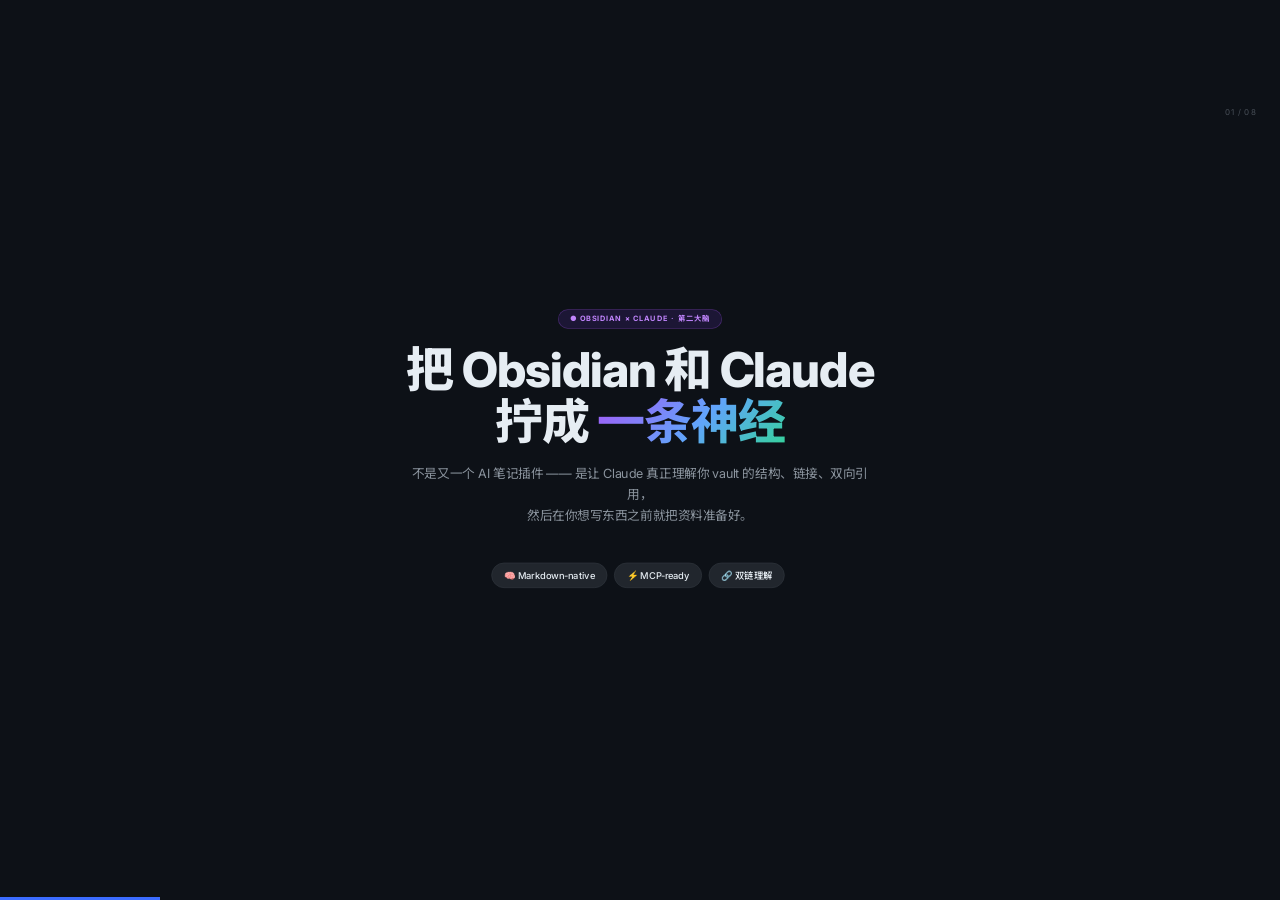
<file: .agents/skills/html-ppt/templates/full-decks/obsidian-claude-gradient/index.html>
<!DOCTYPE html>
<html lang="zh-CN">
<head>
<meta charset="UTF-8">
<meta name="viewport" content="width=device-width, initial-scale=1">
<title>Obsidian × Claude Gradient</title>
<link rel="stylesheet" href="../../../assets/fonts.css">
<link rel="stylesheet" href="../../../assets/base.css">
<link rel="stylesheet" href="style.css">
</head>
<body class="tpl-obsidian-claude-gradient">
<div class="deck">

  <!-- 1. COVER -->
  <section class="slide is-active">
    <div class="oc-cbg"></div>
    <div class="oc-cgrid"></div>
    <div class="oc-snum">01 / 08</div>
    <div class="oc-tag">● OBSIDIAN × CLAUDE · 第二大脑</div>
    <h1 class="oc-h1">把 Obsidian 和 Claude<br>拧成 <span class="oc-g">一条神经</span></h1>
    <p class="oc-sub">不是又一个 AI 笔记插件 —— 是让 Claude 真正理解你 vault 的结构、链接、双向引用，<br>然后在你想写东西之前就把资料准备好。</p>
    <div style="margin-top:32px">
      <span class="oc-pill">🧠 Markdown-native</span>
      <span class="oc-pill">⚡ MCP-ready</span>
      <span class="oc-pill">🔗 双链理解</span>
    </div>
  </section>

  <!-- 2. SECTION -->
  <section class="slide">
    <div class="oc-cbg"></div>
    <div class="oc-cgrid"></div>
    <div class="oc-snum">02 / 08</div>
    <div class="oc-tag">● CHAPTER 01</div>
    <h1 class="oc-h1" style="font-size:110px">Why <span class="oc-g">not</span> Notion?</h1>
    <p class="oc-sub">当你的知识多到会互相引用时，<br>「文件夹」就不够了，「数据库」也不是答案。</p>
  </section>

  <!-- 3. CONTENT — compare cards -->
  <section class="slide">
    <div class="oc-cbg"></div>
    <div class="oc-cgrid"></div>
    <div class="oc-snum">03 / 08</div>
    <div class="oc-tag">● COMPARE</div>
    <h2 class="oc-h2">Notion vs <span class="oc-g">Obsidian</span> · 对 AI 友好度</h2>
    <div class="oc-grid-2">
      <div class="oc-card">
        <span class="oc-badge oc-bb">NOTION</span>
        <h4 style="font-size:20px;margin-bottom:10px">数据库原生</h4>
        <p style="color:var(--oc-dim);font-size:14px;line-height:1.65">适合结构化任务、团队协作，但是——<br>• AI 要走 API，拿不到实时全文<br>• 嵌套块结构复杂，token 成本高<br>• 本地化差，没法当长期记忆</p>
      </div>
      <div class="oc-card" style="border-color:rgba(168,85,247,.35);background:rgba(124,58,237,.05)">
        <span class="oc-badge oc-bp">OBSIDIAN</span>
        <h4 style="font-size:20px;margin-bottom:10px">纯 Markdown + 双链</h4>
        <p style="color:var(--oc-dim);font-size:14px;line-height:1.65">对 AI 天生友好 ——<br>• 所有东西就是文件，Claude 直接读<br>• 双链 = 天然 graph，抽实体几乎零成本<br>• 离线、可 git、可 diff、可回滚</p>
      </div>
    </div>
    <div class="oc-hl" style="margin-top:26px">💡 <b>关键洞察：</b>AI 不需要「更聪明的数据库」，它需要「能被它自己读懂的文件系统」。</div>
  </section>

  <!-- 4. STEPS -->
  <section class="slide">
    <div class="oc-cbg"></div>
    <div class="oc-cgrid"></div>
    <div class="oc-snum">04 / 08</div>
    <div class="oc-tag">● SETUP · 4 STEPS</div>
    <h2 class="oc-h2">从 0 到第一次「AI 写笔记」</h2>
    <div class="oc-steps">
      <div class="oc-step"><div class="oc-sn">1</div><div class="oc-sc"><h4>装 Obsidian + 开 Local REST API 插件</h4><p>社区插件，一个勾就开。它让外部进程能 read/write 你的 vault。</p></div></div>
      <div class="oc-step"><div class="oc-sn">2</div><div class="oc-sc"><h4>接 Claude Desktop + obsidian-mcp server</h4><p>MCP 一个配置文件就能接，token 填 vault 的 api key。</p></div></div>
      <div class="oc-step"><div class="oc-sn">3</div><div class="oc-sc"><h4>装 5 个 obsidian-skills</h4><p>markdown / bases / canvas / cli / defuddle —— 让 Claude 知道怎么正确使用 Obsidian。</p></div></div>
      <div class="oc-step"><div class="oc-sn">4</div><div class="oc-sc"><h4>让 Claude 自己整理一次</h4><p>「帮我把最近 10 篇笔记里的重复概念合并，生成一张新的 MOC」—— 90 秒出结果。</p></div></div>
    </div>
  </section>

  <!-- 5. CODE -->
  <section class="slide">
    <div class="oc-cbg"></div>
    <div class="oc-cgrid"></div>
    <div class="oc-snum">05 / 08</div>
    <div class="oc-tag">● MCP CONFIG</div>
    <h2 class="oc-h2">claude_desktop_config.json</h2>
    <pre class="oc-code"><span class="cm">// ~/Library/Application Support/Claude/claude_desktop_config.json</span>
{
  <span class="cc">"mcpServers"</span>: {
    <span class="cc">"obsidian"</span>: {
      <span class="cc">"command"</span>: <span class="cs">"npx"</span>,
      <span class="cc">"args"</span>: [<span class="cs">"-y"</span>, <span class="cs">"@modelcontextprotocol/server-obsidian"</span>],
      <span class="cc">"env"</span>: {
        <span class="cc">"OBSIDIAN_API_KEY"</span>: <span class="cs">"xxxxxxxxxxxxxxxx"</span>,
        <span class="cc">"OBSIDIAN_HOST"</span>: <span class="cs">"http://127.0.0.1:27123"</span>
      }
    }
  }
}</pre>
    <p class="oc-sub" style="margin-top:18px">重启 Claude Desktop，输入 <b style="color:var(--oc-accent3)">/mcp</b>，你会看到 obsidian 已连。</p>
  </section>

  <!-- 6. STATS -->
  <section class="slide">
    <div class="oc-cbg"></div>
    <div class="oc-cgrid"></div>
    <div class="oc-snum">06 / 08</div>
    <div class="oc-tag">● 3 MONTHS IN</div>
    <h2 class="oc-h2">跑了 90 天，我的 <span class="oc-g">vault 数据</span></h2>
    <div class="oc-grid-3" style="margin-top:28px">
      <div class="oc-card" style="text-align:center"><div class="oc-big oc-g" style="font-size:80px">1,842</div><p style="color:var(--oc-dim);margin-top:8px;font-size:13px">notes in vault</p></div>
      <div class="oc-card" style="text-align:center"><div class="oc-big oc-g" style="font-size:80px">6.3k</div><p style="color:var(--oc-dim);margin-top:8px;font-size:13px">backlinks (由 AI 自动补)</p></div>
      <div class="oc-card" style="text-align:center"><div class="oc-big oc-g" style="font-size:80px">-74%</div><p style="color:var(--oc-dim);margin-top:8px;font-size:13px">找资料平均耗时</p></div>
    </div>
    <div class="oc-hl" style="margin-top:26px">最大收益不是「AI 帮我写」，而是「AI 帮我把旧笔记重新连起来」—— 每周 30 分钟，vault 就会主动生长。</div>
  </section>

  <!-- 7. QUOTE / CTA -->
  <section class="slide">
    <div class="oc-cbg"></div>
    <div class="oc-cgrid"></div>
    <div class="oc-snum">07 / 08</div>
    <div class="oc-tag">● CTA · 今晚可以做</div>
    <div class="oc-quote">
      <blockquote>不要再找「AI 笔记应用」了。<br>你要的是一个 <span class="oc-g">文件夹 + 一条神经</span>。</blockquote>
      <div class="attr">— 我自己，用了 90 天后</div>
    </div>
    <div style="margin-top:36px">
      <span class="oc-pill">⬇ obsidian.md</span>
      <span class="oc-pill">⬇ Claude Desktop</span>
      <span class="oc-pill">⬇ obsidian-mcp</span>
      <span class="oc-pill">⬇ obsidian-skills × 5</span>
    </div>
  </section>

  <!-- 8. THANKS -->
  <section class="slide">
    <div class="oc-cbg"></div>
    <div class="oc-cgrid"></div>
    <div class="oc-snum">08 / 08</div>
    <div class="oc-big oc-g">Thanks.</div>
    <p class="oc-sub" style="margin-top:26px">配置模板、skill manifest、我的 vault 结构图都在 <b style="color:var(--oc-accent3)">github.com/lewis/obsidian-claude</b></p>
  </section>

</div>
<script src="../../../assets/runtime.js"></script>
</body>
</html>
</file>
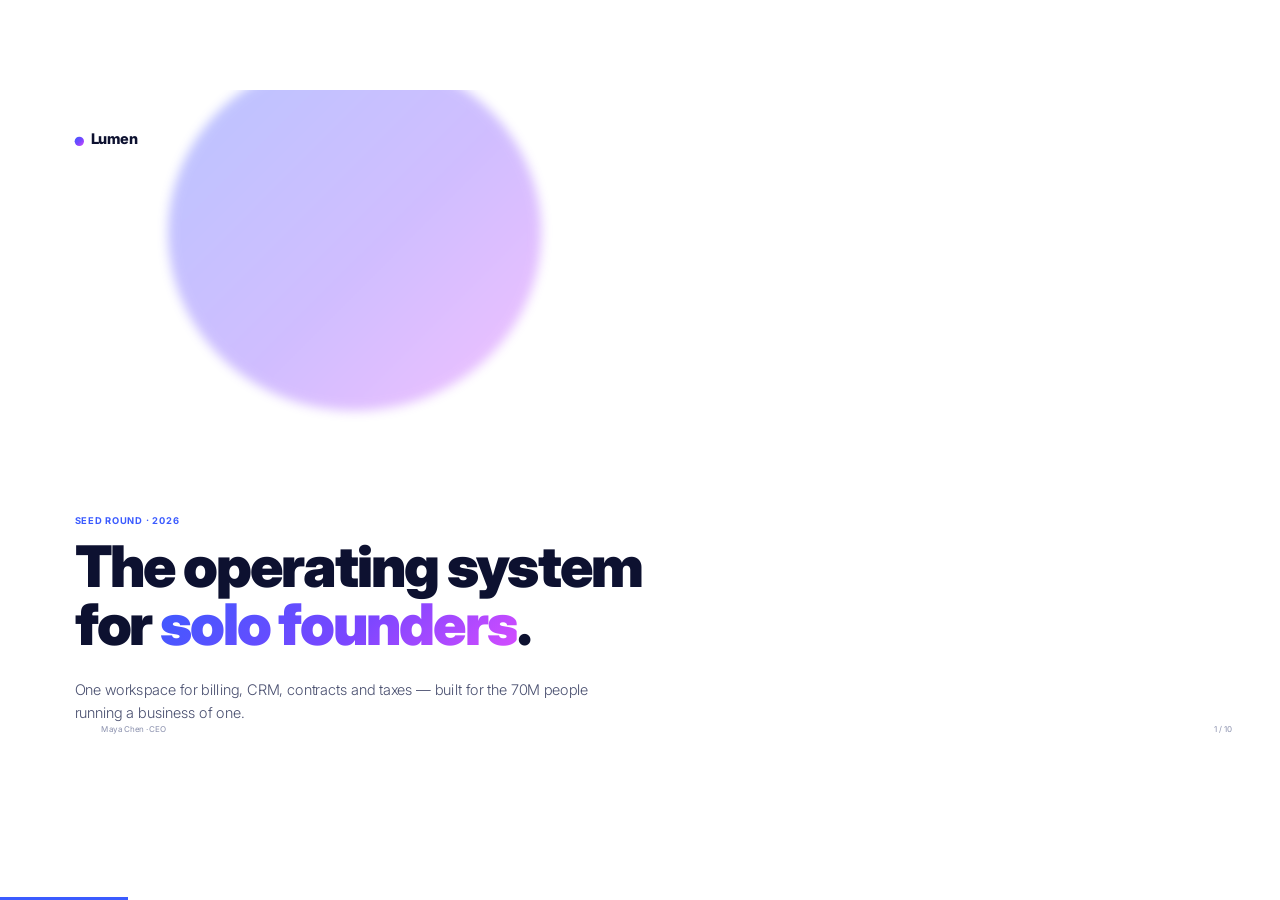
<file: .agents/skills/html-ppt/templates/full-decks/pitch-deck/index.html>
<!DOCTYPE html>
<html lang="en">
<head>
<meta charset="utf-8"><meta name="viewport" content="width=device-width,initial-scale=1">
<title>Lumen · Pitch Deck</title>
<link rel="stylesheet" href="../../../assets/fonts.css">
<link rel="stylesheet" href="../../../assets/base.css">
<link rel="stylesheet" href="../../../assets/animations/animations.css">
<link rel="stylesheet" href="style.css">
</head>
<body class="tpl-pitch-deck">
<div class="deck">

  <!-- 1. Cover -->
  <section class="slide" data-title="Cover">
    <div class="cover-bg"></div>
    <div class="cover-blob"></div>
    <div style="position:absolute;top:56px;left:112px"><span class="brand-dot"></span><span class="brand">Lumen</span></div>
    <p class="kicker">Seed round · 2026</p>
    <h1 class="h1 anim-fade-up" data-anim="fade-up">The operating system<br>for <span class="gradient-text">solo founders</span>.</h1>
    <p class="lede mt-m">One workspace for billing, CRM, contracts and taxes — built for the 70M people running a business of one.</p>
    <div class="deck-footer"><span>Maya Chen · CEO</span><span class="slide-number" data-current="1" data-total="10"></span></div>
  </section>

  <!-- 2. Problem -->
  <section class="slide" data-title="Problem">
    <span class="section-num">01</span>
    <p class="num-tag">PROBLEM</p>
    <h2 class="h2 mt-s">Solo founders duct-tape<br>7+ tools to stay alive.</h2>
    <div class="grid g3 mt-l">
      <div class="card"><h4>Fragmentation</h4><p class="dim">Stripe, QuickBooks, HubSpot, DocuSign, Notion, Gusto, a spreadsheet. Nothing talks.</p></div>
      <div class="card"><h4>$480/mo wasted</h4><p class="dim">Average solo founder pays for 9 SaaS seats they only half-use.</p></div>
      <div class="card"><h4>14 hrs / week lost</h4><p class="dim">Copy-pasting between tools instead of selling.</p></div>
    </div>
  </section>

  <!-- 3. Solution -->
  <section class="slide" data-title="Solution">
    <span class="section-num">02</span>
    <p class="num-tag">SOLUTION</p>
    <h2 class="h2 mt-s">Lumen is <span class="gradient-text">one spine</span><br>for the business of one.</h2>
    <p class="lede mt-m">Invoice a client → the payment lands → the tax is reserved → the contract is filed → your dashboard updates. In one app. Without plumbing.</p>
    <div class="row mt-l">
      <span class="pill pill-accent">Billing</span>
      <span class="pill pill-accent">CRM</span>
      <span class="pill pill-accent">Contracts</span>
      <span class="pill pill-accent">Taxes</span>
      <span class="pill pill-accent">Banking</span>
    </div>
  </section>

  <!-- 4. Product -->
  <section class="slide" data-title="Product">
    <span class="section-num">03</span>
    <p class="num-tag">PRODUCT</p>
    <h2 class="h2 mt-s">Built around "jobs to be done".</h2>
    <div class="grid g2 mt-l">
      <div class="card card-hover"><h4>Get paid</h4><p class="dim">Invoices, subscriptions and Stripe/Wise payouts with a single click. ACH, card, wire, crypto.</p></div>
      <div class="card card-hover"><h4>Stay legal</h4><p class="dim">E-sign contracts from templates. Auto-file 1099s and quarterly estimates.</p></div>
      <div class="card card-hover"><h4>Sell smarter</h4><p class="dim">Lead inbox, pipeline, email sequences. No separate CRM.</p></div>
      <div class="card card-hover"><h4>See the business</h4><p class="dim">Live P&amp;L, runway, top customers, churn. One dashboard, zero spreadsheets.</p></div>
    </div>
  </section>

  <!-- 5. Market -->
  <section class="slide" data-title="Market">
    <span class="section-num">04</span>
    <p class="num-tag">MARKET</p>
    <h2 class="h2 mt-s">A very big small business.</h2>
    <div class="grid g3 mt-l">
      <div class="metric"><div class="n">73M</div><div class="l">solo businesses in the US + EU</div></div>
      <div class="metric"><div class="n">$186B</div><div class="l">TAM · horizontal SaaS spend</div></div>
      <div class="metric"><div class="n">9.4%</div><div class="l">CAGR through 2030</div></div>
    </div>
    <p class="lede mt-l">Creators, consultants, indie devs, coaches, freelancers — the fastest-growing segment of the workforce, and the most under-served by tooling.</p>
  </section>

  <!-- 6. Business model -->
  <section class="slide" data-title="Business Model">
    <span class="section-num">05</span>
    <p class="num-tag">BUSINESS MODEL</p>
    <h2 class="h2 mt-s">Flat SaaS + payment rake.</h2>
    <div class="grid g3 mt-l">
      <div class="card"><h4>Starter</h4><div class="metric mt-s"><div class="n" style="font-size:56px">$29</div><div class="l">/ month · core billing + CRM</div></div></div>
      <div class="card card-accent"><h4>Pro</h4><div class="metric mt-s"><div class="n" style="font-size:56px">$79</div><div class="l">/ month · contracts, taxes, banking</div></div></div>
      <div class="card"><h4>+ Payments</h4><div class="metric mt-s"><div class="n" style="font-size:56px">0.4%</div><div class="l">interchange rake on processed volume</div></div></div>
    </div>
    <p class="dim mt-l">Blended LTV $1,920 · CAC payback 5 months at current funnel.</p>
  </section>

  <!-- 7. Traction -->
  <section class="slide" data-title="Traction">
    <span class="section-num">06</span>
    <p class="num-tag">TRACTION</p>
    <h2 class="h2 mt-s">6 months, growing 38% MoM.</h2>
    <div class="traction-bar mt-l">
      <div class="bar" style="height:18%"><em>$6k</em><span>Oct</span></div>
      <div class="bar" style="height:30%"><em>$11k</em><span>Nov</span></div>
      <div class="bar" style="height:44%"><em>$17k</em><span>Dec</span></div>
      <div class="bar" style="height:62%"><em>$26k</em><span>Jan</span></div>
      <div class="bar" style="height:82%"><em>$38k</em><span>Feb</span></div>
      <div class="bar" style="height:100%"><em>$54k</em><span>Mar</span></div>
    </div>
    <p class="dim mt-l" style="margin-top:48px">2,140 paying customers · NPS 72 · Net retention 118%</p>
  </section>

  <!-- 8. Team -->
  <section class="slide" data-title="Team">
    <span class="section-num">07</span>
    <p class="num-tag">TEAM</p>
    <h2 class="h2 mt-s">Shipped at scale before.</h2>
    <div class="grid g3 mt-l">
      <div class="card team-card"><div class="avatar">MC</div><h4>Maya Chen</h4><p class="dim">CEO · ex-Stripe billing lead. 8 yrs in payments.</p></div>
      <div class="card team-card"><div class="avatar">RP</div><h4>Raj Patel</h4><p class="dim">CTO · ex-Linear. Built multiplayer sync at 10M users.</p></div>
      <div class="card team-card"><div class="avatar">EK</div><h4>Elena Kim</h4><p class="dim">Head of Design · ex-Notion. Shipped the mobile relaunch.</p></div>
    </div>
  </section>

  <!-- 9. Ask -->
  <section class="slide" data-title="The Ask">
    <p class="num-tag">THE ASK</p>
    <div class="ask-box mt-m">
      <h2 class="h2">Raising $4.5M seed.</h2>
      <p class="lede" style="color:rgba(255,255,255,.9);max-width:60ch">18 months of runway to reach $3M ARR. 40% engineering, 35% growth, 15% compliance/banking licenses, 10% runway buffer.</p>
      <div class="row mt-l" style="gap:40px">
        <div><div style="font-size:44px;font-weight:900">$4.5M</div><div class="dim">SAFE · post-money cap $28M</div></div>
        <div><div style="font-size:44px;font-weight:900">18 mo</div><div class="dim">runway to Series A</div></div>
        <div><div style="font-size:44px;font-weight:900">$3M</div><div class="dim">ARR target by close</div></div>
      </div>
    </div>
  </section>

  <!-- 10. Thanks -->
  <section class="slide center tc" data-title="Thanks">
    <div class="cover-bg"></div>
    <div>
      <div class="mega">Thanks.</div>
      <p class="mega-sub">maya@lumen.app · lumen.app/investors</p>
      <div class="row mt-l" style="justify-content:center;gap:24px">
        <span class="pill pill-accent">Let's talk</span>
        <span class="pill">Deck v4.2 · Apr 2026</span>
      </div>
    </div>
  </section>

</div>
<script src="../../../assets/runtime.js"></script>
</body></html>
</file>
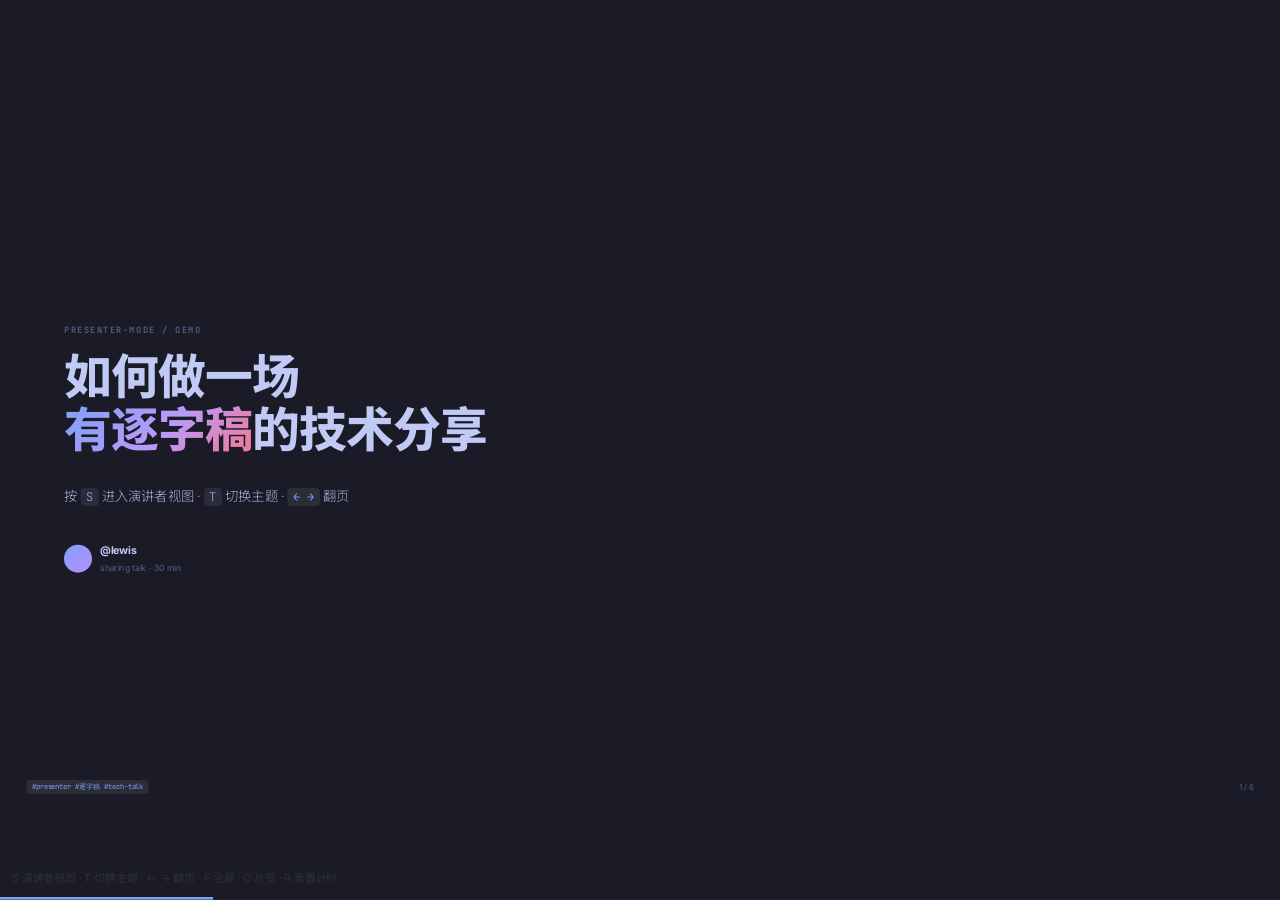
<file: .agents/skills/html-ppt/templates/full-decks/presenter-mode-reveal/index.html>
<!DOCTYPE html>
<html lang="zh-CN" data-themes="tokyo-night,dracula,catppuccin-mocha,nord,corporate-clean">
<head>
<meta charset="utf-8">
<meta name="viewport" content="width=device-width,initial-scale=1">
<title>演讲者模式示例 · Presenter Mode Deck</title>
<link rel="stylesheet" href="../../../assets/fonts.css">
<link rel="stylesheet" href="../../../assets/base.css">
<link rel="stylesheet" id="theme-link" href="../../../assets/themes/tokyo-night.css">
<link rel="stylesheet" href="../../../assets/animations/animations.css">
<link rel="stylesheet" href="style.css">
</head>
<body class="tpl-presenter-mode-reveal">
<div class="deck">

  <!-- ============ 1. COVER ============ -->
  <section class="slide" data-title="Cover">
    <p class="kicker">presenter-mode / demo</p>
    <h1 class="h1 anim-fade-up" data-anim="fade-up">如何做一场<br><span style="background:var(--grad);-webkit-background-clip:text;background-clip:text;color:transparent">有逐字稿</span>的技术分享</h1>
    <p class="lede mt-m">按 <span class="mono">S</span> 进入演讲者视图 · <span class="mono">T</span> 切换主题 · <span class="mono">← →</span> 翻页</p>
    <div class="speaker">
      <div class="av"></div>
      <div><b>@lewis</b><span>sharing talk · 30 min</span></div>
    </div>
    <div class="deck-footer">
      <span class="mono">#presenter #逐字稿 #tech-talk</span>
      <span class="slide-number" data-current="1" data-total="6"></span>
    </div>
    <aside class="notes">
      <p>大家好，欢迎来到今天的技术分享。我是 lewis，今天想跟大家聊一个很多人忽略但其实非常影响演讲效果的话题——<strong>如何让一场技术分享既有深度，又讲得不卡壳</strong>。</p>
      <p>在正式开始之前，先跟大家介绍一下这份 deck 本身：这是一个支持<em>演讲者模式</em>的 HTML 幻灯片模板。现在你们看到的是观众视图，但我自己的屏幕上看到的是完全不一样的东西——当前页、下一页、完整逐字稿、计时器，全在一块屏幕上。</p>
      <p>为什么我要专门做这个？因为我发现自己做技术分享时最大的痛点不是 PPT 不够好看，而是<strong>讲到某一页突然不知道该说什么，或者忘了过渡怎么接</strong>。今天这份分享既是内容本身，也是个演示——我会一直开着演讲者模式讲，你们可以观察我讲得有多流畅。</p>
      <p>今天分享大概 30 分钟，分 5 个部分。有问题随时打断。Let's go.</p>
    </aside>
  </section>

  <!-- ============ 2. AGENDA ============ -->
  <section class="slide" data-title="Agenda">
    <p class="kicker">agenda</p>
    <h2 class="h2">今天要讲的 5 件事</h2>
    <div class="stack mt-l">
      <div class="agenda-row"><span class="num">01</span><span class="t">为什么 PPT 本身做得好还不够</span><span class="d">~5min</span></div>
      <div class="agenda-row"><span class="num">02</span><span class="t">演讲者模式到底该有哪些信息</span><span class="d">~6min</span></div>
      <div class="agenda-row"><span class="num">03</span><span class="t">逐字稿怎么写才不像念稿</span><span class="d">~8min</span></div>
      <div class="agenda-row"><span class="num">04</span><span class="t">Live demo · html-ppt skill 怎么用</span><span class="d">~8min</span></div>
      <div class="agenda-row"><span class="num">05</span><span class="t">Takeaways + Q&amp;A</span><span class="d">~3min</span></div>
    </div>
    <aside class="notes">
      <p>先过一下今天的议程。</p>
      <p>第一部分我想先说服你们<strong>"PPT 做得漂亮≠讲得好"</strong>。我见过太多很精致的 deck，但讲的人一上去就开始 "嗯…这个…就是…"。</p>
      <p>第二部分聊演讲者视图。业界的产品其实差别蛮大的，Keynote、PowerPoint、reveal.js 都有各自的方案，但真正好用的设计逻辑是什么，我会给出我的答案。</p>
      <p>第三部分是今天的<em>核心</em>——逐字稿。很多人以为逐字稿就是把要说的话一字不差写下来，错。逐字稿的目的是让你<strong>"看一眼就接得上"</strong>，写法完全不一样。</p>
      <p>第四部分会现场 demo 我自己用的 html-ppt skill，展示如何 30 分钟出一份带逐字稿的 deck。</p>
      <p>最后收尾 + 答疑。</p>
      <p>OK，进入第一部分。</p>
    </aside>
  </section>

  <!-- ============ 3. PROBLEM ============ -->
  <section class="slide" data-title="Problem">
    <p class="kicker">// part 01 · problem</p>
    <h2 class="h2">做 PPT 和讲 PPT，<br>是<span class="accent">两件事</span>。</h2>
    <div class="grid g3 mt-l">
      <div class="card card-accent">
        <h4>✅ PPT 做得好</h4>
        <p class="dim">主题统一、排版干净、图表清晰、动效克制。这些是"静态作品"的质量。</p>
      </div>
      <div class="card card-accent">
        <h4>❌ 讲得好</h4>
        <p class="dim">逻辑连贯、语速稳定、不 "嗯啊"、能接住问题、能当场调整节奏。</p>
      </div>
      <div class="card card-accent">
        <h4>💡 差别在哪</h4>
        <p class="dim">前者是<strong>纸上功夫</strong>，后者需要你<strong>"看一眼幻灯片就知道下句话说什么"</strong>。</p>
      </div>
    </div>
    <aside class="notes">
      <p>我先抛一个可能有争议的观点——<strong>做 PPT 和讲 PPT 是两件完全不同的事</strong>。</p>
      <p>大家看左边这张卡片，"PPT 做得好" 意味着什么？主题统一、排版干净、图表清晰、动效克制——这些都是<em>静态作品</em>的质量标准，可以离线评判。</p>
      <p>但中间这张卡片就不一样了："讲得好" 意味着逻辑连贯、语速稳定、不卡壳、能接住提问、能根据现场反应调整节奏——这些是<strong>临场能力</strong>，跟 PPT 好不好看基本没关系。</p>
      <p>最关键的是右边这句话——讲得好的人，本质上是"<strong>看一眼幻灯片就知道下句话说什么</strong>"。这个能力靠什么？不是背稿，也不是即兴发挥，而是靠<em>合理设计的提词器系统</em>。</p>
      <p>今天接下来 25 分钟，我就是围绕这个核心问题展开的。</p>
    </aside>
  </section>

  <!-- ============ 4. SOLUTION ============ -->
  <section class="slide" data-title="Presenter View">
    <p class="kicker">// part 02 · presenter view</p>
    <h2 class="h2">演讲者视图应该有<span class="accent">四块信息</span></h2>
    <div class="grid g2 mt-l">
      <div>
        <div class="feature-row"><span class="num blue">①</span><div><b>当前页大图</b><p class="dim">占视图一半以上，保证你能扫一眼就知道观众现在看到什么。</p></div></div>
        <div class="feature-row"><span class="num green">②</span><div><b>下一页预览</b><p class="dim">帮你提前准备过渡句，避免"下一页我忘了讲什么了"。</p></div></div>
      </div>
      <div>
        <div class="feature-row"><span class="num orange">③</span><div><b>逐字稿区域</b><p class="dim">大字号、高对比度、支持滚动，这才是演讲者真正在看的东西。</p></div></div>
        <div class="feature-row"><span class="num purple">④</span><div><b>计时器 + 页码</b><p class="dim">知道自己讲了多久、还剩几页，节奏全凭这个。</p></div></div>
      </div>
    </div>
    <aside class="notes">
      <p>演讲者模式应该给你四块信息。我按重要性排序。</p>
      <p>第一块，<strong>当前页大图</strong>。这个必须占据视图一半以上空间，因为它是你跟观众的"同步锚"——观众看到什么，你脑子里也得是什么。</p>
      <p>第二块，<strong>下一页预览</strong>。这个很多人不理解为什么要放，我解释一下：演讲最卡的瞬间不是讲某一页，而是<em>翻到下一页的那 2 秒</em>。如果你提前看到下一页长什么样，过渡句自然就有了。</p>
      <p>第三块，<strong>逐字稿区域</strong>——这是今天的重点，下一部分我会专门讲。这里先说一个硬性要求：字号必须大、对比度必须高、必须能滚动。因为你讲的时候<em>只有余光瞄一下</em>，字小了根本来不及读。</p>
      <p>第四块，<strong>计时器和页码</strong>。知道自己讲了多久、还剩几页——节奏感全靠它。Keynote 做得最好，reveal.js 默认不够清楚。</p>
      <p>这四块缺一不可。今天这个 deck 我把这四块都做出来了，按 S 大家可以试试。</p>
    </aside>
  </section>

  <!-- ============ 5. SCRIPT ============ -->
  <section class="slide" data-title="Script">
    <p class="kicker">// part 03 · script</p>
    <h2 class="h2">逐字稿的<span class="accent">3 条铁律</span></h2>
    <div class="stack mt-l">
      <div class="rule-row">
        <span class="num red">01</span>
        <div>
          <b>不是一字不差的讲稿，是<span class="accent">"提示信号"</span></b>
          <p class="dim">把要讲的核心点加粗，把过渡句单独成段，把数据和名字列清楚——<em>让你看一眼就接得上</em>。</p>
        </div>
      </div>
      <div class="rule-row">
        <span class="num red">02</span>
        <div>
          <b>每页 <span class="accent">150–300 字</span>，不多不少</b>
          <p class="dim">少于 150 字提示不够，多于 300 字你没时间读。按 2–3 分钟/页的节奏控制。</p>
        </div>
      </div>
      <div class="rule-row">
        <span class="num red">03</span>
        <div>
          <b>用<span class="accent">口语</span>写，不用书面语</b>
          <p class="dim">"因此" → "所以"；"该方案" → "这个方案"。写的时候读一遍，听起来像说话才对。</p>
        </div>
      </div>
    </div>
    <aside class="notes">
      <p>进入最核心的一部分——逐字稿怎么写。我总结了 3 条铁律。</p>
      <p><strong>第一条，逐字稿不是讲稿</strong>。很多人一听"逐字稿"就以为要把每句话一字不差写下来。错。如果你照着稿念，观众会立刻看出来，信任感瞬间崩塌。</p>
      <p>逐字稿的真实作用是<em>"提示信号"</em>——把核心要点加粗，把过渡句单独成段，把数据和专有名词列清楚。这样你讲的时候<strong>瞄一眼就能接得上</strong>，但说出来的还是你自己的话。</p>
      <p><strong>第二条，每页控制在 150 到 300 字</strong>。这个是我做了十几场分享摸出来的经验值。少于 150 字提示不够，讲到一半卡住；多于 300 字你根本来不及扫完。按一页讲 2 到 3 分钟算，这个字数刚好。</p>
      <p><strong>第三条，用口语写</strong>。这条最多人栽跟头。你写"因此"，讲出来会变成"所以"；你写"该方案"，讲出来会变成"这个方案"。<em>写的时候读一遍</em>，不拗口才对。</p>
      <p>这三条配合起来，你会发现讲 PPT 突然变成了一件很舒服的事。</p>
    </aside>
  </section>

  <!-- ============ 6. DEMO + CLOSING ============ -->
  <section class="slide" data-title="Demo & Close">
    <p class="kicker">// part 04-05 · demo + close</p>
    <h2 class="h2">现在<span class="accent">你也能做到</span></h2>
    <div class="code-block mt-m">
<span class="comment"># 安装 html-ppt skill</span>
<span class="cmd">npx</span> skills add <span class="flag">https://github.com/lewislulu/html-ppt-skill</span>

<span class="comment"># 复制演讲者模式模板</span>
<span class="cmd">cp -r</span> templates/full-decks/presenter-mode-reveal examples/my-talk
<span class="cmd">open</span> examples/my-talk/index.html

<span class="comment"># 键盘操作</span>
<span class="flag">S</span>  <span class="comment">→ 进入演讲者视图</span>
<span class="flag">T</span>  <span class="comment">→ 切换主题（5 种预设）</span>
<span class="flag">← →</span> <span class="comment">→ 翻页</span>
<span class="flag">R</span>  <span class="comment">→ 重置计时器</span>
    </div>
    <p class="lede mt-m tc">关键是：<strong>每一页 &lt;aside class="notes"&gt; 里写 150–300 字逐字稿</strong>。</p>
    <div class="deck-footer">
      <span class="mono">#thanks · Q&amp;A</span>
      <span class="slide-number" data-current="6" data-total="6"></span>
    </div>
    <aside class="notes">
      <p>最后我演示一下这个 skill 怎么用，给大家省点时间自己摸索。</p>
      <p>第一步，装 html-ppt skill，一行命令。第二步，把我这个 <code>presenter-mode-reveal</code> 模板复制到你自己的 examples 目录。第三步，打开 html，按 S。</p>
      <p>键盘操作我列在这里了。<strong>S 进入演讲者视图、T 切换主题、左右键翻页、R 重置计时器</strong>。主题默认带 5 个——tokyo-night、dracula、catppuccin-mocha、nord、corporate-clean——基本覆盖了深色技术分享、浅色商务汇报两种常见场景。</p>
      <p>最关键的一步——<em>每一页底部的 <code>&lt;aside class="notes"&gt;</code> 里，老老实实写 150 到 300 字的逐字稿</em>。这是整个方法论的交付物。AI 可以帮你写初稿，但你一定要自己过一遍，读出来听听是不是你会说的话。</p>
      <p>好，我今天就讲到这里。如果你做下一场分享的时候想起了这个"演讲者视图 + 逐字稿"的组合，并且觉得讲得比以前顺——那就是我最大的收获。谢谢大家，有问题现在开始。</p>
    </aside>
  </section>

</div>

<div style="position:fixed;bottom:12px;left:12px;font-size:11px;color:#484f5866;z-index:100;pointer-events:none">
  S 演讲者视图 · T 切换主题 · ← → 翻页 · F 全屏 · O 总览 · R 重置计时
</div>

<script src="../../../assets/runtime.js"></script>
</body>
</html>
</file>
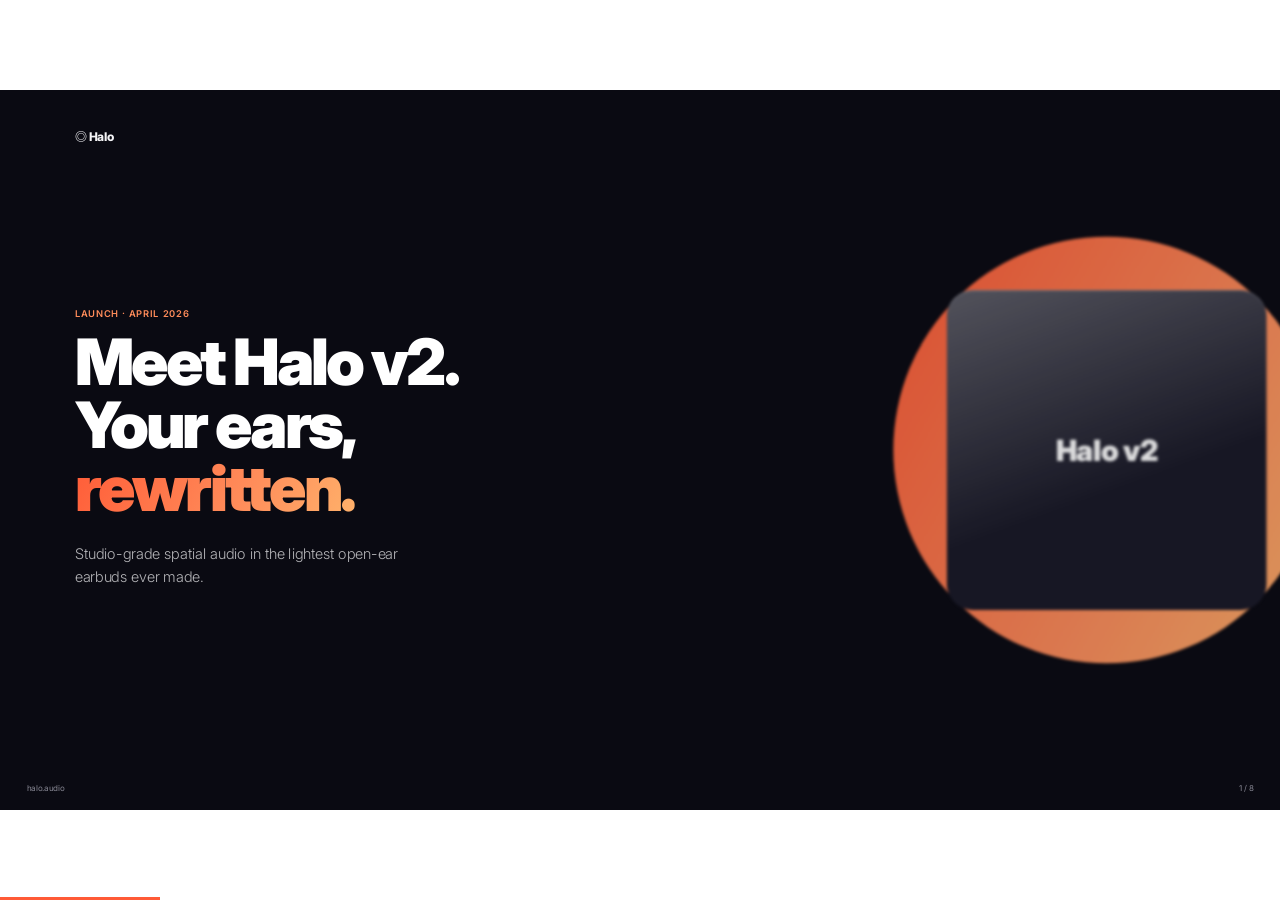
<file: .agents/skills/html-ppt/templates/full-decks/product-launch/index.html>
<!DOCTYPE html>
<html lang="en">
<head>
<meta charset="utf-8"><meta name="viewport" content="width=device-width,initial-scale=1">
<title>Halo v2 · Launch</title>
<link rel="stylesheet" href="../../../assets/fonts.css">
<link rel="stylesheet" href="../../../assets/base.css">
<link rel="stylesheet" href="../../../assets/animations/animations.css">
<link rel="stylesheet" href="style.css">
</head>
<body class="tpl-product-launch">
<div class="deck">

  <!-- 1. Cover / hero -->
  <section class="slide dark" data-title="Cover">
    <div class="hero-shot"></div>
    <div style="position:absolute;top:56px;left:112px" class="brand">◎ Halo</div>
    <p class="kicker">Launch · April 2026</p>
    <h1 class="h1 anim-fade-up" data-anim="fade-up">Meet Halo v2.<br>Your ears,<br><span style="background:var(--grad);-webkit-background-clip:text;background-clip:text;color:transparent">rewritten.</span></h1>
    <p class="lede mt-m" style="max-width:42ch">Studio-grade spatial audio in the lightest open-ear earbuds ever made.</p>
    <div class="deck-footer"><span>halo.audio</span><span class="slide-number" data-current="1" data-total="8"></span></div>
  </section>

  <!-- 2. Introducing -->
  <section class="slide center tc" data-title="Introducing">
    <div>
      <p class="kicker">Introducing</p>
      <h1 class="h1" style="font-size:140px">Halo v2</h1>
      <p class="lede" style="margin:24px auto;max-width:56ch">Four years of research. Three generations of silicon. One product you'll forget you're wearing.</p>
    </div>
  </section>

  <!-- 3. Feature 1 -->
  <section class="slide" data-title="Sound">
    <p class="kicker">01 · The sound</p>
    <h2 class="h2">Hear the room<br>around the music.</h2>
    <div class="grid g3 mt-l">
      <div class="feature-card"><div class="icon">♪</div><h4>Open-ear spatial</h4><p class="dim">16mm titanium drivers angled into the ear canal. You hear the song and the world at once.</p></div>
      <div class="feature-card"><div class="icon">◈</div><h4>Lossless 24-bit</h4><p class="dim">aptX Lossless and Hi-Res LDAC over Bluetooth 5.4. No dongles, no compromises.</p></div>
      <div class="feature-card"><div class="icon">◐</div><h4>Adaptive EQ</h4><p class="dim">Tunes itself to the shape of your ear every 120 seconds.</p></div>
    </div>
  </section>

  <!-- 4. Feature 2 -->
  <section class="slide dark" data-title="Fit">
    <p class="kicker">02 · The fit</p>
    <h2 class="h2">4.9 grams.<br>All-day forgettable.</h2>
    <div class="grid g3 mt-l">
      <div class="card"><h4>Liquid-silicone hook</h4><p>Wraps behind the ear like a glasses arm. Never falls out on a run.</p></div>
      <div class="card"><h4>IP57 sweat + rain</h4><p>Take them in the ocean. Rinse them under the tap. We dare you.</p></div>
      <div class="card"><h4>14h + 42h case</h4><p>A full workweek of commutes on one charge of the case.</p></div>
    </div>
  </section>

  <!-- 5. Feature 3 -->
  <section class="slide" data-title="Intelligence">
    <p class="kicker">03 · The intelligence</p>
    <h2 class="h2">An AI that listens<br>so you don't have to.</h2>
    <div class="grid g2 mt-l">
      <div class="feature-card"><div class="icon">✦</div><h4>Live translate</h4><p class="dim">Real-time translation in 41 languages. Whispered directly into your ear, with a 380ms lag.</p></div>
      <div class="feature-card"><div class="icon">✧</div><h4>Meeting recap</h4><p class="dim">Double-tap to record. Walk away with a summary, action items, and a searchable transcript.</p></div>
    </div>
  </section>

  <!-- 6. How it works -->
  <section class="slide" data-title="How it works">
    <p class="kicker">How it works</p>
    <h2 class="h2">Three taps. You're in.</h2>
    <div class="stack mt-l" style="max-width:900px">
      <div class="step"><div class="n">1</div><div><h4>Open the case near your phone</h4><p class="dim">iOS and Android pair automatically over Bluetooth LE. No app downloads required.</p></div></div>
      <div class="step"><div class="n">2</div><div><h4>Pick your profile</h4><p class="dim">Commute, Focus, Workout, Cinema. Each is a complete audio + transparency recipe.</p></div></div>
      <div class="step"><div class="n">3</div><div><h4>Just listen</h4><p class="dim">Halo adapts to your ear shape, your environment, and your hearing profile — continuously.</p></div></div>
    </div>
  </section>

  <!-- 7. Pricing -->
  <section class="slide" data-title="Pricing">
    <p class="kicker">Pricing</p>
    <h2 class="h2">Pick your Halo.</h2>
    <div class="grid g3 mt-l" style="align-items:start">
      <div class="price-card">
        <h4>Halo Lite</h4>
        <div class="amount">$179</div>
        <p class="dim">Open-ear audio, IP57, 12h battery.</p>
        <ul><li>AAC + SBC</li><li>Single-tap controls</li><li>USB-C charging</li></ul>
      </div>
      <div class="price-card pro">
        <h4>Halo v2 · Pro</h4>
        <div class="amount">$279</div>
        <p class="dim">Everything, in its best form.</p>
        <ul><li>Hi-Res Lossless</li><li>Live translate · 41 lang</li><li>Wireless + MagSafe charging</li><li>Adaptive EQ</li></ul>
      </div>
      <div class="price-card">
        <h4>Halo Studio</h4>
        <div class="amount">$399</div>
        <p class="dim">For creators and field recorders.</p>
        <ul><li>32-bit binaural capture</li><li>XLR dongle included</li><li>Lifetime firmware</li></ul>
      </div>
    </div>
  </section>

  <!-- 8. Testimonial + CTA combined? Task says 8 slides w/ testimonial + CTA as separate. Keep 8: testimonial on 7, but we've used 7 already. Re-plan: cover(1) intro(2) f1(3) f2(4) f3(5) how(6) pricing(7) testimonial+CTA(8) -->
  <section class="slide dark" data-title="Ship">
    <p class="kicker">One more thing</p>
    <div class="row" style="gap:80px;align-items:center">
      <div style="flex:1">
        <p class="testimonial">"I forgot I was wearing them. Then I remembered, and I didn't want to take them off."</p>
        <p class="dim mt-m">— Marques Lin, The Verge · early review</p>
      </div>
      <div style="flex:0 0 auto;text-align:center">
        <p class="dim mb-m">Ships May 14 · from</p>
        <div style="font-size:96px;font-weight:900;letter-spacing:-.04em">$279</div>
        <a class="cta-btn mt-l" href="#">Pre-order Halo v2 →</a>
        <p class="dim mt-m" style="font-size:13px">Free shipping · 45-day return · 2-year warranty</p>
      </div>
    </div>
  </section>

</div>
<script src="../../../assets/runtime.js"></script>
</body></html>
</file>
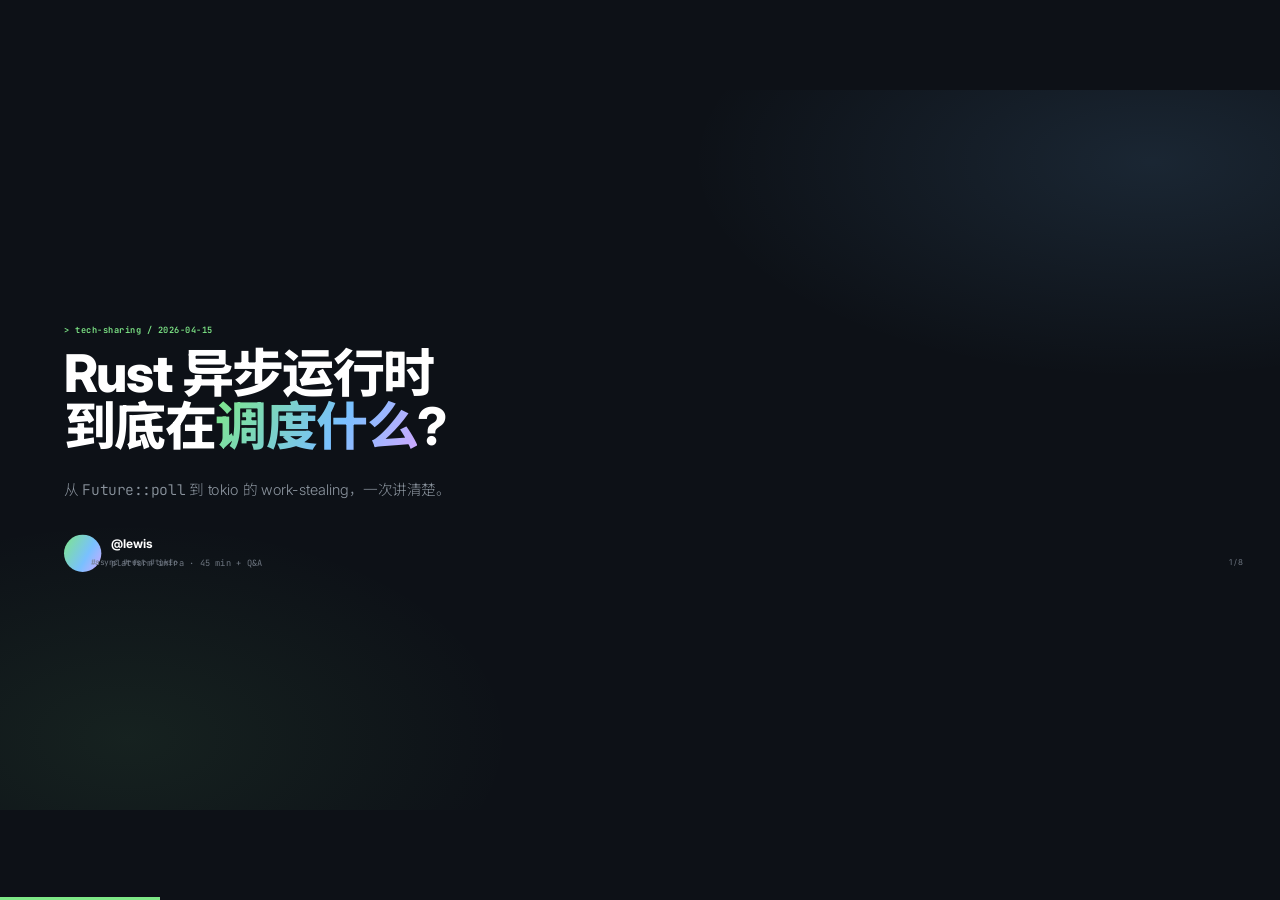
<file: .agents/skills/html-ppt/templates/full-decks/tech-sharing/index.html>
<!DOCTYPE html>
<html lang="zh-CN">
<head>
<meta charset="utf-8"><meta name="viewport" content="width=device-width,initial-scale=1">
<title>Rust 异步运行时内部机制 · Tech Sharing</title>
<link rel="stylesheet" href="../../../assets/fonts.css">
<link rel="stylesheet" href="../../../assets/base.css">
<link rel="stylesheet" href="../../../assets/animations/animations.css">
<link rel="stylesheet" href="style.css">
</head>
<body class="tpl-tech-sharing">
<div class="deck">

  <!-- 1. Cover -->
  <section class="slide" data-title="Cover">
    <p class="kicker">tech-sharing / 2026-04-15</p>
    <h1 class="h1 anim-fade-up" data-anim="fade-up">Rust 异步运行时<br>到底在<span style="background:var(--grad);-webkit-background-clip:text;background-clip:text;color:transparent">调度什么</span>?</h1>
    <p class="lede mt-m">从 <span class="mono">Future::poll</span> 到 tokio 的 work-stealing，一次讲清楚。</p>
    <div class="speaker"><div class="av"></div><div><b>@lewis</b><span>platform infra · 45 min + Q&amp;A</span></div></div>
    <div class="deck-footer"><span class="mono">#async #rust #tokio</span><span class="slide-number" data-current="1" data-total="8"></span></div>
  </section>

  <!-- 2. Agenda -->
  <section class="slide" data-title="Agenda">
    <p class="kicker">agenda.toml</p>
    <h2 class="h2">今天的路线图</h2>
    <div class="stack mt-l">
      <div class="agenda-row"><span class="num">01</span><span class="t">Context: 为什么需要 async</span><span class="d">~5min</span></div>
      <div class="agenda-row"><span class="num">02</span><span class="t">Deep dive 1: Future &amp; Waker</span><span class="d">~12min</span></div>
      <div class="agenda-row"><span class="num">03</span><span class="t">Deep dive 2: Tokio scheduler</span><span class="d">~15min</span></div>
      <div class="agenda-row"><span class="num">04</span><span class="t">Code: 手写一个 mini-runtime</span><span class="d">~8min</span></div>
      <div class="agenda-row"><span class="num">05</span><span class="t">Takeaways + Q&amp;A</span><span class="d">~5min</span></div>
    </div>
  </section>

  <!-- 3. Context -->
  <section class="slide" data-title="Context">
    <p class="kicker">// context</p>
    <h2 class="h2">问题：一个线程一个连接，<br>撑不住 10 万并发。</h2>
    <div class="grid g3 mt-l">
      <div class="card card-accent"><h4>Thread-per-conn</h4><p class="dim">每条连接一根 OS 线程，栈 2–8MB。10 万连接 = 几百 GB RAM。</p><span class="tag mt-s">❌ 不现实</span></div>
      <div class="card card-accent"><h4>Event loop (C)</h4><p class="dim">epoll/kqueue + 回调地狱。快，但写起来痛苦且容易出 bug。</p><span class="tag mt-s">😩 callback hell</span></div>
      <div class="card card-accent"><h4>Async / await</h4><p class="dim">看起来像同步代码，编译成状态机。一根线程跑几千任务。</p><span class="tag mt-s">✅ Rust 选这个</span></div>
    </div>
  </section>

  <!-- 4. Deep dive 1 -->
  <section class="slide" data-title="Deep Dive 1">
    <p class="kicker">deep-dive · 1 / 2</p>
    <h2 class="h2">Future 其实只有一个方法。</h2>
    <div class="grid g2 mt-l" style="align-items:start">
      <div>
        <p class="lede">编译器把 <span class="mono">async fn</span> 变成一个实现了 <span class="mono">Future</span> trait 的匿名状态机。运行时只做一件事：反复 <span class="mono">poll</span> 它，直到返回 <span class="mono">Ready</span>。</p>
        <div class="mt-l">
          <span class="tag">Pending</span> <span class="tag">Ready(T)</span> <span class="tag">Waker.wake()</span>
        </div>
      </div>
      <div class="terminal">
        <div class="bar"><span class="dot"></span><span class="dot"></span><span class="dot"></span><span>future.rs</span></div>
<pre><span class="kw">pub trait</span> <span class="fn">Future</span> {
    <span class="kw">type</span> Output;
    <span class="kw">fn</span> <span class="fn">poll</span>(
        <span class="kw">self</span>: Pin&lt;&amp;<span class="kw">mut Self</span>&gt;,
        cx: &amp;<span class="kw">mut</span> Context&lt;<span class="str">'_</span>&gt;,
    ) -&gt; Poll&lt;<span class="kw">Self</span>::Output&gt;;
}

<span class="cmt">// Poll::Pending   → 挂起，等 waker 唤醒</span>
<span class="cmt">// Poll::Ready(v)  → 完成，产出 v</span></pre>
      </div>
    </div>
  </section>

  <!-- 5. Deep dive 2 -->
  <section class="slide" data-title="Deep Dive 2">
    <p class="kicker">deep-dive · 2 / 2</p>
    <h2 class="h2">Tokio 是一个偷任务的小工。</h2>
    <div class="grid g2 mt-l" style="align-items:start">
      <div>
        <p class="lede">Multi-thread runtime = N 个 worker，每个 worker 有自己的本地队列。空闲的 worker 会去别人队列里"偷"任务。</p>
        <div class="stack mt-m">
          <div class="tag">✦ local queue · 256 slots</div>
          <div class="tag">✦ global injection queue</div>
          <div class="tag">✦ work-stealing @ 50% steal ratio</div>
          <div class="tag">✦ LIFO slot for cache locality</div>
        </div>
      </div>
      <div class="card" style="padding:32px">
        <h4 class="mono" style="color:var(--accent-2)">scheduler tick loop</h4>
        <div class="stack mt-m" style="font-family:'JetBrains Mono',monospace;font-size:14px;line-height:1.9;color:var(--text-2)">
          <div><span style="color:var(--accent)">1.</span> pop from LIFO slot</div>
          <div><span style="color:var(--accent)">2.</span> else pop from local queue</div>
          <div><span style="color:var(--accent)">3.</span> else drain global queue (every 61 ticks)</div>
          <div><span style="color:var(--accent)">4.</span> else steal from random victim</div>
          <div><span style="color:var(--accent)">5.</span> else park the thread</div>
        </div>
      </div>
    </div>
  </section>

  <!-- 6. Code example -->
  <section class="slide" data-title="Code">
    <p class="kicker">mini-runtime.rs · ~40 LOC</p>
    <h2 class="h2">手写一个最小 runtime。</h2>
    <div class="terminal mt-m">
      <div class="bar"><span class="dot"></span><span class="dot"></span><span class="dot"></span><span>src/main.rs</span></div>
<pre><span class="kw">use</span> std::collections::VecDeque;
<span class="kw">use</span> std::sync::{Arc, Mutex};
<span class="kw">use</span> std::task::{Context, Poll, Wake, Waker};

<span class="kw">struct</span> Task(Mutex&lt;Pin&lt;Box&lt;<span class="kw">dyn</span> Future&lt;Output = ()&gt; + Send&gt;&gt;&gt;);

<span class="kw">impl</span> Wake <span class="kw">for</span> Task {
    <span class="kw">fn</span> <span class="fn">wake</span>(<span class="kw">self</span>: Arc&lt;<span class="kw">Self</span>&gt;) { QUEUE.lock().unwrap().push_back(<span class="kw">self</span>); }
}

<span class="kw">fn</span> <span class="fn">block_on</span>&lt;F: Future&lt;Output = ()&gt; + Send + <span class="str">'static</span>&gt;(fut: F) {
    <span class="fn">spawn</span>(fut);
    <span class="kw">while let Some</span>(task) = QUEUE.lock().unwrap().pop_front() {
        <span class="kw">let</span> waker = Waker::from(task.clone());
        <span class="kw">let mut</span> cx = Context::from_waker(&amp;waker);
        <span class="kw">let mut</span> fut = task.<span class="num">0</span>.lock().unwrap();
        <span class="kw">let</span> _ = fut.as_mut().<span class="fn">poll</span>(&amp;<span class="kw">mut</span> cx); <span class="cmt">// 就是这一行</span>
    }
}</pre>
    </div>
  </section>

  <!-- 7. Takeaways -->
  <section class="slide" data-title="Takeaways">
    <p class="kicker">// takeaways</p>
    <h2 class="h2">三件事带回去。</h2>
    <div class="grid g3 mt-l">
      <div class="card card-accent"><h4>1 · async 是零成本抽象</h4><p class="dim">编译成状态机，没有运行时虚表，没有 GC。</p></div>
      <div class="card card-accent"><h4>2 · Waker 是脉搏</h4><p class="dim">Future 不主动做事，运行时靠 waker 决定"什么时候再 poll"。</p></div>
      <div class="card card-accent"><h4>3 · 别在 async 里阻塞</h4><p class="dim">一行 <span class="mono">std::fs::read</span> 能让整个 worker 停摆。用 <span class="mono">spawn_blocking</span>。</p></div>
    </div>
    <p class="lede mt-l">延伸阅读：<span class="mono">tokio.rs/blog/2019-10-scheduler</span> · <span class="mono">rust-lang.github.io/async-book</span></p>
  </section>

  <!-- 8. Q&A -->
  <section class="slide center tc" data-title="Q and A">
    <div>
      <div class="mono" style="font-size:120px;color:var(--accent);font-weight:800;letter-spacing:-.04em">?</div>
      <h2 class="h2">Questions?</h2>
      <p class="lede" style="margin:14px auto">github.com/lewis · @lewis on slack</p>
      <div class="row mt-l" style="justify-content:center">
        <span class="tag">slides: git.co/rt-deck</span>
        <span class="tag">code: git.co/mini-rt</span>
      </div>
    </div>
  </section>

</div>
<script src="../../../assets/runtime.js"></script>
</body></html>
</file>
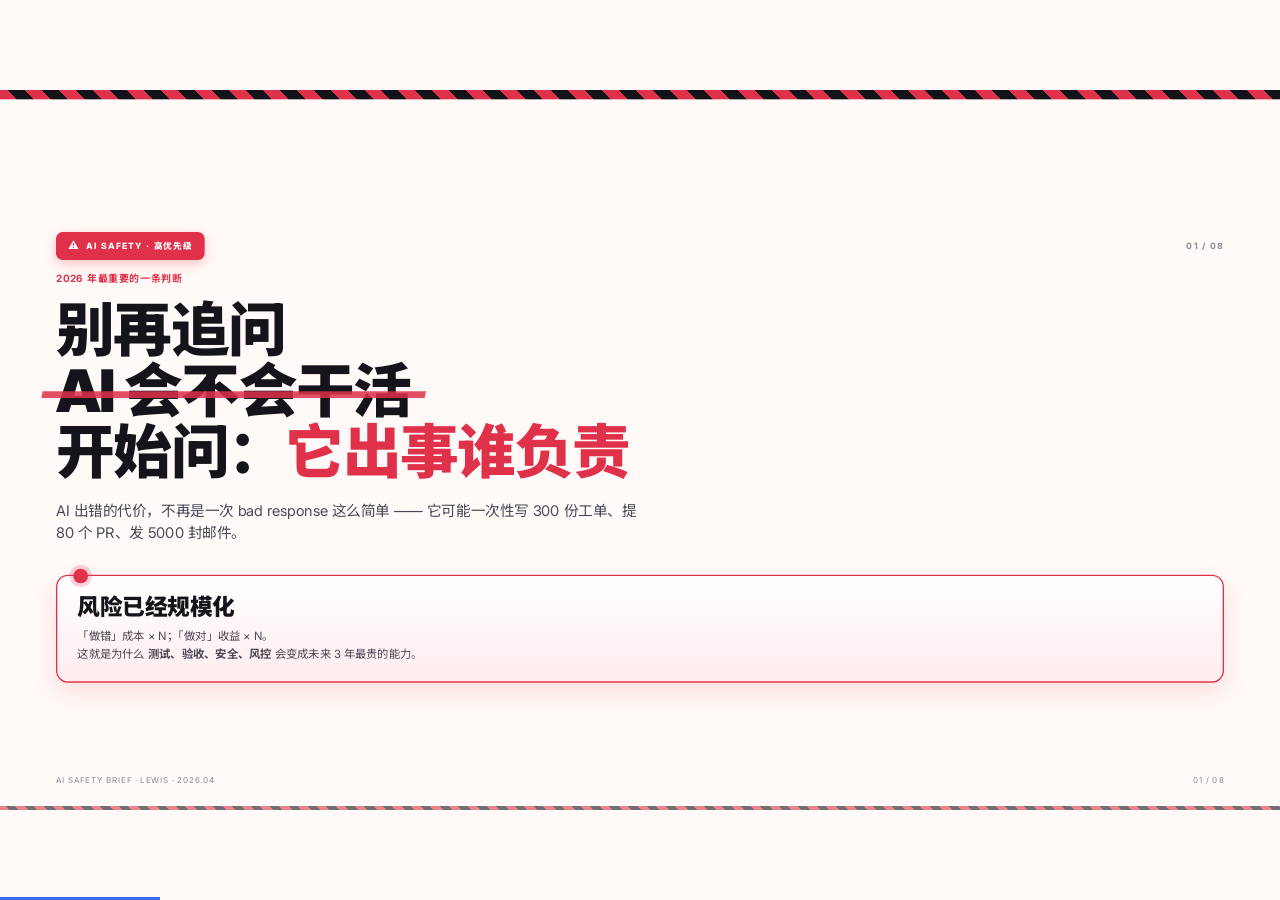
<file: .agents/skills/html-ppt/templates/full-decks/testing-safety-alert/index.html>
<!DOCTYPE html>
<html lang="zh-CN">
<head>
<meta charset="UTF-8">
<meta name="viewport" content="width=device-width, initial-scale=1">
<title>Testing Safety Alert</title>
<link rel="stylesheet" href="../../../assets/fonts.css">
<link rel="stylesheet" href="../../../assets/base.css">
<link rel="stylesheet" href="style.css">
</head>
<body class="tpl-testing-safety-alert">
<div class="deck">

  <!-- 1. COVER -->
  <section class="slide is-active">
    <div class="ts-stripe"></div>
    <div class="ts-chrome"><span class="ts-alert-tag">ai safety · 高优先级</span><span class="ts-page">01 / 08</span></div>
    <div class="ts-kicker">2026 年最重要的一条判断</div>
    <h1 class="ts-h1">别再追问<br><span class="strike">AI 会不会干活</span><br>开始问：<span class="red">它出事谁负责</span></h1>
    <p class="ts-sub">AI 出错的代价，不再是一次 bad response 这么简单 —— 它可能一次性写 300 份工单、提 80 个 PR、发 5000 封邮件。</p>
    <div class="ts-alert-box">
      <h3>风险已经规模化</h3>
      <p>「做错」成本 × N；「做对」收益 × N。<br>这就是为什么 <b>测试、验收、安全、风控</b> 会变成未来 3 年最贵的能力。</p>
    </div>
    <div class="ts-stripe-b"></div>
    <div class="ts-footer"><span>AI SAFETY BRIEF · LEWIS · 2026.04</span><span>01 / 08</span></div>
  </section>

  <!-- 2. SECTION -->
  <section class="slide">
    <div class="ts-stripe"></div>
    <div class="ts-chrome"><span class="ts-alert-tag amber">section · risk 分级</span><span class="ts-page">02 / 08</span></div>
    <div style="margin:auto 0">
      <div class="ts-kicker">Chapter One</div>
      <h1 class="ts-h1" style="font-size:130px">先分 <span class="red">等级</span></h1>
      <p class="ts-sub" style="font-size:28px">不是所有 AI 行为都同等危险。<br>先把「可撤销」和「不可撤销」分开，再谈流程。</p>
    </div>
    <div class="ts-stripe-b"></div>
    <div class="ts-footer"><span>section · level taxonomy</span><span>02 / 08</span></div>
  </section>

  <!-- 3. CONTENT risk levels -->
  <section class="slide">
    <div class="ts-stripe"></div>
    <div class="ts-chrome"><span class="ts-alert-tag">风险分级 · 3 levels</span><span class="ts-page">03 / 08</span></div>
    <h2 class="ts-h2">三档风险，三种处理</h2>
    <div class="ts-grid-3">
      <div class="ts-card" style="border-top:4px solid var(--ts-green)"><div class="lbl">L1 · 绿色</div><h4>可撤销</h4><p>写 draft、生成图片、起草文档。<br>错了 Ctrl+Z，零代价。<br><b style="color:var(--ts-green)">策略：放开跑</b></p></div>
      <div class="ts-card" style="border-top:4px solid var(--ts-amber)"><div class="lbl">L2 · 琥珀</div><h4>半可撤销</h4><p>发 draft 邮件、提 PR、改 staging 数据。<br>错了要道歉 / 回滚。<br><b style="color:var(--ts-amber)">策略：人工复核</b></p></div>
      <div class="ts-card" style="border-top:4px solid var(--ts-red)"><div class="lbl">L3 · 红色</div><h4>不可撤销</h4><p>发真实邮件、付款、删库、删 prod 数据。<br>错了就真错了。<br><b style="color:var(--ts-red)">策略：硬卡 + 双人审</b></p></div>
    </div>
    <div class="ts-alert-box amber">
      <h3>绝不要让 agent 自己升级</h3>
      <p>L1 的任务不能自己变成 L2。授权必须是显式的、可撤销的、带过期时间的。</p>
    </div>
    <div class="ts-stripe-b"></div>
    <div class="ts-footer"><span>risk · 3 levels</span><span>03 / 08</span></div>
  </section>

  <!-- 4. CODE -->
  <section class="slide">
    <div class="ts-stripe"></div>
    <div class="ts-chrome"><span class="ts-alert-tag">policy as code</span><span class="ts-page">04 / 08</span></div>
    <div class="ts-kicker">别用文档管规则 · 用代码管规则</div>
    <h2 class="ts-h2">三十行 YAML，<br><span class="ts-highlight-red">红线硬卡</span></h2>
    <pre class="ts-codebox"><span class="cm"># safety-policy.yaml · compiled → runtime guard</span>
<span class="kw">level_1_allow</span>:
  - tools: [<span class="st">write_draft</span>, <span class="st">generate_image</span>, <span class="st">read_docs</span>]

<span class="kw">level_2_require_review</span>:
  - tools: [<span class="st">send_email_draft</span>, <span class="st">open_pr</span>, <span class="st">write_staging_db</span>]
    reviewer: <span class="st">human</span>

<span class="kw">level_3_hard_block</span>:
  - tools: [<span class="st">send_real_email</span>, <span class="st">transfer_money</span>, <span class="st">delete_prod</span>]
    unless: <span class="st">two_human_sign_off AND within_24h</span>

<span class="bad">forbidden_always</span>:
  - <span class="bad">"r&#109; &#45;rf /"</span>
  - <span class="bad">"dr&#111;p table"</span>
  - <span class="bad">"force push &#111;rigin main"</span></pre>
    <div class="ts-stripe-b"></div>
    <div class="ts-footer"><span>policy · yaml-as-guard</span><span>04 / 08</span></div>
  </section>

  <!-- 5. CHART -->
  <section class="slide">
    <div class="ts-stripe"></div>
    <div class="ts-chrome"><span class="ts-alert-tag amber">incident report · q1</span><span class="ts-page">05 / 08</span></div>
    <h2 class="ts-h2">我们 Q1 的 <span class="red">12 起 AI 事故</span></h2>
    <p class="ts-sub">幸好全部捕获在 staging。但每一起都能上生产。</p>
    <svg viewBox="0 0 1040 360" style="width:100%;max-width:1040px;margin-top:18px" xmlns="http://www.w3.org/2000/svg">
      <g font-family="Inter,sans-serif" font-size="14" fill="#4a4955">
        <line x1="70" y1="320" x2="1000" y2="320" stroke="#eaecf3" stroke-width="2"/>
        <!-- month columns: Jan Feb Mar, L1/L2/L3 stacked -->
        <g transform="translate(120,0)">
          <rect x="0" y="220" width="60" height="100" fill="#067647"/>
          <rect x="0" y="160" width="60" height="60" fill="#d97706"/>
          <rect x="0" y="130" width="60" height="30" fill="#e0314a"/>
          <text x="30" y="345" text-anchor="middle" font-weight="700">Jan</text>
          <text x="30" y="120" text-anchor="middle" font-weight="800" fill="#14141a">5</text>
        </g>
        <g transform="translate(320,0)">
          <rect x="0" y="240" width="60" height="80" fill="#067647"/>
          <rect x="0" y="200" width="60" height="40" fill="#d97706"/>
          <rect x="0" y="180" width="60" height="20" fill="#e0314a"/>
          <text x="30" y="345" text-anchor="middle" font-weight="700">Feb</text>
          <text x="30" y="170" text-anchor="middle" font-weight="800" fill="#14141a">3</text>
        </g>
        <g transform="translate(520,0)">
          <rect x="0" y="250" width="60" height="70" fill="#067647"/>
          <rect x="0" y="220" width="60" height="30" fill="#d97706"/>
          <rect x="0" y="210" width="60" height="10" fill="#e0314a"/>
          <text x="30" y="345" text-anchor="middle" font-weight="700">Mar</text>
          <text x="30" y="200" text-anchor="middle" font-weight="800" fill="#14141a">4</text>
        </g>
        <!-- legend -->
        <g transform="translate(720,60)">
          <rect x="0" y="0" width="16" height="16" fill="#e0314a"/><text x="24" y="13" font-weight="700">L3 不可撤销 (3)</text>
          <rect x="0" y="26" width="16" height="16" fill="#d97706"/><text x="24" y="39" font-weight="700">L2 需复核 (4)</text>
          <rect x="0" y="52" width="16" height="16" fill="#067647"/><text x="24" y="65" font-weight="700">L1 可恢复 (5)</text>
          <text x="0" y="100" font-size="13" fill="#8a8892">全部被 safety-policy 在 runtime 拦下，</text>
          <text x="0" y="118" font-size="13" fill="#8a8892">未进 prod。但 3 起 L3 非常惊险。</text>
        </g>
      </g>
    </svg>
    <div class="ts-stripe-b"></div>
    <div class="ts-footer"><span>incident · q1 summary</span><span>05 / 08</span></div>
  </section>

  <!-- 6. CHECKLIST -->
  <section class="slide">
    <div class="ts-stripe"></div>
    <div class="ts-chrome"><span class="ts-alert-tag green">red-team checklist</span><span class="ts-page">06 / 08</span></div>
    <h2 class="ts-h2">上线前 <span class="red">必过 7 道题</span></h2>
    <div class="ts-checklist">
      <div class="ts-check ok"><div class="box">✓</div><div class="txt">它能删除东西吗？有人类 review 吗？能 60 秒内回滚吗？</div></div>
      <div class="ts-check ok"><div class="box">✓</div><div class="txt">它的 prompt 注入能让它越权吗？（跑过红队提示词）</div></div>
      <div class="ts-check"><div class="box">!</div><div class="txt">它处理 PII 吗？日志里是不是也有 PII？</div></div>
      <div class="ts-check ok"><div class="box">✓</div><div class="txt">上下游失败时，它会不会开始乱改其他资源？</div></div>
      <div class="ts-check"><div class="box">!</div><div class="txt">并发 100 个 agent 一起跑会不会死锁？</div></div>
      <div class="ts-check ok"><div class="box">✓</div><div class="txt">错了能不能 <b>立刻</b> 停？（kill switch 能 2 秒内生效吗）</div></div>
      <div class="ts-check"><div class="box">!</div><div class="txt">出事时有没有人值班？值班手册有没有 agent 专属章节？</div></div>
    </div>
    <div class="ts-stripe-b"></div>
    <div class="ts-footer"><span>checklist · pre-launch</span><span>06 / 08</span></div>
  </section>

  <!-- 7. CTA -->
  <section class="slide">
    <div class="ts-stripe"></div>
    <div class="ts-chrome"><span class="ts-alert-tag green">今晚就能动</span><span class="ts-page">07 / 08</span></div>
    <h2 class="ts-h2">今晚先做 <span class="ts-highlight-red">三件事</span></h2>
    <div class="ts-grid-3">
      <div class="ts-card"><div class="lbl">1 · 分级</div><h4>给你的 agent<br>写 L1/L2/L3</h4><p>把所有工具列出来，标上等级。不标的一律按 L3。</p></div>
      <div class="ts-card"><div class="lbl">2 · 写 policy</div><h4>policy.yaml<br>接 runtime</h4><p>不要信 prompt 里的 "be careful"，要信执行层的硬卡。</p></div>
      <div class="ts-card"><div class="lbl">3 · kill switch</div><h4>红按钮<br>能在 2 秒内停</h4><p>CTO / on-call 都得知道怎么按。演练一次。</p></div>
    </div>
    <div class="ts-alert-box green">
      <h3>真正的安全不是 prompt，是流程</h3>
      <p>prompt 会被注入，流程不会。—— 把保护放在不可被说服的一层。</p>
    </div>
    <div class="ts-stripe-b"></div>
    <div class="ts-footer"><span>cta · tonight</span><span>07 / 08</span></div>
  </section>

  <!-- 8. THANKS -->
  <section class="slide">
    <div class="ts-stripe"></div>
    <div class="ts-chrome"><span class="ts-alert-tag amber">please stay safe</span><span class="ts-page">08 / 08</span></div>
    <div style="margin:auto 0">
      <div class="ts-kicker">end of brief</div>
      <h1 class="ts-h1" style="font-size:140px">谢谢 <span class="red">·</span> thanks</h1>
      <p class="ts-sub" style="font-size:24px">policy.yaml 模板、红队 prompt 清单、事故复盘模板 —— 评论区扣「安全」。</p>
    </div>
    <div class="ts-stripe-b"></div>
    <div class="ts-footer"><span>end of brief</span><span>08 / 08</span></div>
  </section>

</div>
<script src="../../../assets/runtime.js"></script>
</body>
</html>
</file>
<file: .agents/skills/html-ppt/assets/fonts.css>
/* html-ppt :: shared webfonts */
@import url('https://fonts.googleapis.com/css2?family=Inter:wght@200;300;400;500;600;700;800;900&display=swap');
@import url('https://fonts.googleapis.com/css2?family=Noto+Sans+SC:wght@200;300;400;500;600;700;900&display=swap');
@import url('https://fonts.googleapis.com/css2?family=Noto+Serif+SC:wght@300;400;600;700&display=swap');
@import url('https://fonts.googleapis.com/css2?family=JetBrains+Mono:wght@400;500;700&display=swap');
@import url('https://fonts.googleapis.com/css2?family=Playfair+Display:ital,wght@0,400;0,600;0,800;1,400&display=swap');
@import url('https://fonts.googleapis.com/css2?family=Space+Grotesk:wght@300;400;500;600;700&display=swap');
@import url('https://fonts.googleapis.com/css2?family=IBM+Plex+Mono:wght@300;400;500;700&display=swap');
@import url('https://fonts.googleapis.com/css2?family=Archivo+Black&display=swap');
</file>
<file: .agents/skills/html-ppt/assets/base.css>
/* html-ppt :: base.css — reset + shared tokens + layout primitives */
/* Default tokens. Themes in assets/themes/*.css override the :root block. */
:root {
  --bg: #ffffff;
  --bg-soft: #f7f7f8;
  --surface: #ffffff;
  --surface-2: #f2f2f4;
  --border: rgba(0,0,0,.08);
  --border-strong: rgba(0,0,0,.16);
  --text-1: #111216;
  --text-2: #55596a;
  --text-3: #8a8f9e;
  --accent: #3b6cff;
  /* Text drawn on top of an --accent fill. Every theme in assets/themes/
   * and every full-deck style.css overrides this with whichever of white /
   * near-black clears WCAG AA against its own accent — a hardcoded ink
   * cannot, because accents here range from #ffffff to #000000.
   * This default is black rather than white on purpose: against the default
   * --accent #3b6cff, white measures 4.40:1 and black 4.77:1, so only black
   * clears AA for normal text. Reached by any deck that links no theme. */
  --accent-ink: #000000;
  --accent-2: #7a5cff;
  --accent-3: #ff5c8a;
  --good: #1aaf6c;
  --warn: #f5a524;
  --bad:  #e0445a;
  --grad: linear-gradient(135deg,#3b6cff,#7a5cff 55%,#ff5c8a);
  --grad-soft: linear-gradient(135deg,#eef2ff,#f5ecff 55%,#ffeef5);
  --radius: 18px;
  --radius-sm: 12px;
  --radius-lg: 26px;
  --shadow: 0 10px 30px rgba(18,24,40,.08), 0 2px 6px rgba(18,24,40,.04);
  --shadow-lg: 0 24px 60px rgba(18,24,40,.14), 0 6px 16px rgba(18,24,40,.06);
  --font-sans: 'Inter','Noto Sans SC',-apple-system,BlinkMacSystemFont,Helvetica,Arial,sans-serif;
  --font-serif: 'Playfair Display','Noto Serif SC',Georgia,serif;
  --font-mono: 'JetBrains Mono','IBM Plex Mono',SFMono-Regular,Menlo,monospace;
  --font-display: var(--font-sans);
  --letter-tight: -.03em;
  --letter-normal: -.01em;
  --ease: cubic-bezier(.4,0,.2,1);
}

*,*::before,*::after{box-sizing:border-box}
html,body{margin:0;padding:0;background:var(--bg);color:var(--text-1);
  font-family:var(--font-sans);font-weight:400;line-height:1.6;
  -webkit-font-smoothing:antialiased;-moz-osx-font-smoothing:grayscale;
  letter-spacing:var(--letter-normal)}

/* Viewport host: centres the fixed-size design canvas and letterboxes the rest.
   Every px in a slide therefore means the same thing in the browser, in the
   presenter preview, in the overview thumbnail and in a headless render. */
body{width:100vw;height:100vh;overflow:hidden;
  display:flex;align-items:center;justify-content:center}
img,svg,video{max-width:100%;display:block}
a{color:var(--accent);text-decoration:none}
a:hover{text-decoration:underline}
code,kbd,pre,samp{font-family:var(--font-mono)}

/* ================= SLIDE SYSTEM ================= */
/* ================= DESIGN CANVAS =================
   Slides are authored against a FIXED 1920x1080 canvas and scaled to fit the
   viewport by runtime.js (--deck-scale). Before this, .deck was 100vw/100vh
   while type and spacing stayed in absolute px, so a 1512x850 laptop window
   and a 1920x1080 render produced visibly different pages (issue #20).

   Escape hatches:
     <body data-fit="fluid">      -> old behaviour, canvas follows the viewport
     <div class="deck" data-w=".." data-h="..">  -> custom canvas (e.g. 1080x1440 for 3:4)
*/
.deck{position:relative;flex:none;
  width:var(--deck-w,1920px);height:var(--deck-h,1080px);
  overflow:hidden;background:var(--bg);
  transform:scale(var(--deck-scale,1));transform-origin:center center}

/* Opt out: fluid canvas, exactly what the deck did before. */
body[data-fit="fluid"]{display:block}
body[data-fit="fluid"] .deck{width:100vw;height:100vh;transform:none}
.slide{
  position:absolute;inset:0;
  display:flex;flex-direction:column;justify-content:center;
  padding:72px 96px;
  box-sizing:border-box;
  opacity:0;pointer-events:none;
  transition:opacity .5s var(--ease), transform .5s var(--ease);
  transform:translateX(30px);
  overflow:hidden;
}
.slide.is-active{opacity:1;pointer-events:auto;transform:translateX(0);z-index:2}
.slide.is-prev{transform:translateX(-30px)}

/* single-page standalone (used when a layout file is opened directly) */
body.single .slide{position:relative;width:100%;height:100%;opacity:1;transform:none;pointer-events:auto}
body[data-fit="fluid"].single .slide{width:100vw;height:100vh}

/* ================= TYPOGRAPHY ================= */
.eyebrow{font-size:13px;font-weight:500;letter-spacing:.16em;text-transform:uppercase;color:var(--text-3)}
.kicker{font-size:14px;font-weight:600;color:var(--accent);letter-spacing:.08em;text-transform:uppercase}
h1.title,.h1{font-family:var(--font-display);font-size:72px;line-height:1.05;font-weight:800;letter-spacing:var(--letter-tight);margin:0 0 18px;color:var(--text-1)}
h2.title,.h2{font-family:var(--font-display);font-size:54px;line-height:1.1;font-weight:700;letter-spacing:var(--letter-tight);margin:0 0 14px}
h3,.h3{font-size:32px;line-height:1.2;font-weight:600;letter-spacing:var(--letter-normal);margin:0 0 10px}
h4,.h4{font-size:22px;line-height:1.3;font-weight:600;margin:0 0 8px}
.lede{font-size:22px;line-height:1.55;color:var(--text-2);font-weight:300;max-width:62ch}
.dim{color:var(--text-2)}
.dim2{color:var(--text-3)}
.mono{font-family:var(--font-mono)}
.serif{font-family:var(--font-serif)}
.gradient-text{background:var(--grad);-webkit-background-clip:text;background-clip:text;-webkit-text-fill-color:transparent;color:transparent}

/* ================= LAYOUT PRIMITIVES ================= */
.stack>*+*{margin-top:14px}
.row{display:flex;gap:24px;align-items:center}
.row.wrap{flex-wrap:wrap}
.grid{display:grid;gap:24px}
.g2{grid-template-columns:repeat(2,1fr)}
.g3{grid-template-columns:repeat(3,1fr)}
.g4{grid-template-columns:repeat(4,1fr)}
.center{display:flex;align-items:center;justify-content:center;text-align:center}
.fill{flex:1}
.sp-t{padding-top:24px}.sp-b{padding-bottom:24px}
.mt-s{margin-top:8px}.mt-m{margin-top:18px}.mt-l{margin-top:32px}
.mb-s{margin-bottom:8px}.mb-m{margin-bottom:18px}.mb-l{margin-bottom:32px}

/* ================= CARDS ================= */
.card{background:var(--surface);border:1px solid var(--border);border-radius:var(--radius);
  padding:26px 28px;box-shadow:var(--shadow);position:relative;overflow:hidden}
.card-soft{background:var(--surface-2);border:1px solid var(--border)}
.card-outline{background:transparent;border:1.5px solid var(--border-strong);box-shadow:none}
.card-accent{background:var(--surface);border-top:3px solid var(--accent)}
.card-hover{transition:transform .3s var(--ease),box-shadow .3s var(--ease)}
.card-hover:hover{transform:translateY(-4px);box-shadow:var(--shadow-lg)}

.pill{display:inline-block;padding:4px 12px;border-radius:999px;font-size:12px;font-weight:500;
  background:var(--surface-2);color:var(--text-2);border:1px solid var(--border)}
.pill-accent{background:color-mix(in srgb,var(--accent) 12%,transparent);color:var(--accent);border-color:color-mix(in srgb,var(--accent) 28%,transparent)}

/* ================= BARS / DIVIDERS ================= */
.divider{height:1px;background:var(--border);width:100%}
.divider-accent{height:3px;width:72px;background:var(--accent);border-radius:2px}

/* ================= IMAGES (issue #17) =================
 * Framing primitives shared by every image-* layout. The frame owns the
 * aspect ratio and the crop; the <img> just fills it. That's what lets you
 * swap in a photo of any shape without touching the layout.
 *   <figure class="img-frame"><img src="…" alt=""></figure>
 *   .img-frame.contain  -> letterbox instead of crop (screenshots, diagrams,
 *                          logos — anything where cropping loses information)
 *   --img-ratio         -> aspect ratio of the frame (default 16/10)
 *   --img-pos           -> object-position, e.g. "top" to protect a headline
 */
.img-frame{position:relative;margin:0;overflow:hidden;
  border-radius:var(--radius);box-shadow:var(--shadow);background:var(--surface-2);
  aspect-ratio:var(--img-ratio,16/10)}
.img-frame > img{width:100%;height:100%;object-fit:cover;object-position:var(--img-pos,center)}
.img-frame.contain{background:var(--bg-soft);box-shadow:none;border:1px solid var(--border)}
.img-frame.contain > img{object-fit:contain}
.img-frame.fill{height:100%;aspect-ratio:auto}
.img-scrim{position:absolute;inset:0;
  background:linear-gradient(180deg,transparent 42%,rgba(8,10,20,.72))}
.img-cap{margin:10px 2px 0;font-size:14px;line-height:1.5;color:var(--text-3)}
.img-tag{position:absolute;top:14px;left:14px;padding:5px 12px;border-radius:999px;
  background:rgba(10,12,20,.55);color:#fff;font-size:12px;letter-spacing:.06em;
  text-transform:uppercase;backdrop-filter:blur(6px)}

/* ================= CHROME (header/footer/progress) ================= */
.deck-header{position:absolute;top:24px;left:40px;right:40px;display:flex;align-items:center;justify-content:space-between;
  font-size:12px;color:var(--text-3);letter-spacing:.12em;text-transform:uppercase;z-index:10;pointer-events:none}
.deck-footer{position:absolute;bottom:24px;left:40px;right:40px;display:flex;align-items:center;justify-content:space-between;
  font-size:12px;color:var(--text-3);z-index:10;pointer-events:none}
.slide-number::before{content:attr(data-current)}
.slide-number::after{content:" / " attr(data-total)}
.progress-bar{position:fixed;left:0;right:0;bottom:0;height:3px;background:transparent;z-index:20}
.progress-bar > span{display:block;height:100%;width:0;background:var(--accent);transition:width .3s var(--ease)}

/* ---- custom logo (issue #11) ----
 * One logo per deck, drawn over the slide area. Two ways in, same CSS:
 *   1. hand-author it  -> <img class="deck-logo" data-pos="bottom-right" src="…">
 *   2. declare it once -> <body data-logo="…" data-logo-position="bottom-right">
 * (1) needs no JS at all; (2) is created by runtime.js. It lives inside .deck
 * so it scales with the deck. On an exported PDF it is painted per page by the
 * @media print block below, not by this element — see the note there. */
.deck-logo{position:absolute;z-index:11;pointer-events:none;
  height:var(--logo-size,44px);width:auto;max-width:30%;object-fit:contain;
  opacity:var(--logo-opacity,.9)}
.deck-logo[data-pos="top-left"]     {top:var(--logo-inset-y,28px);left:var(--logo-inset-x,40px)}
.deck-logo[data-pos="top-right"]    {top:var(--logo-inset-y,28px);right:var(--logo-inset-x,40px)}
.deck-logo[data-pos="bottom-left"]  {bottom:var(--logo-inset-y,28px);left:var(--logo-inset-x,40px)}
.deck-logo[data-pos="bottom-right"] {bottom:var(--logo-inset-y,28px);right:var(--logo-inset-x,40px)}
.deck-logo:not([data-pos])          {top:28px;right:40px}

/* ================= PRESENTER / OVERVIEW ================= */
/* Keep this list in sync with NOTE_SEL in assets/runtime.js — the runtime
 * reads speaker notes from all of these, so all of them must be hidden
 * from the audience. */
.notes,.speaker-notes{display:none!important}
.notes-overlay{position:fixed;inset:auto 0 0 0;max-height:42vh;background:rgba(20,22,30,.95);color:#e8ebf4;
  padding:20px 32px;font-size:16px;line-height:1.6;border-top:1px solid rgba(255,255,255,.1);transform:translateY(100%);
  transition:transform .3s var(--ease);z-index:40;overflow:auto;font-family:var(--font-sans)}
.notes-overlay.open{transform:translateY(0)}
.overview{position:fixed;inset:0;background:rgba(10,12,18,.92);backdrop-filter:blur(12px);z-index:50;
  display:none;padding:40px;overflow:auto}
.overview.open{display:grid;grid-template-columns:repeat(4,1fr);gap:20px;align-content:start}
.overview .thumb{background:var(--surface);border:1px solid var(--border);border-radius:12px;
  aspect-ratio:16/9;overflow:hidden;cursor:pointer;position:relative;color:var(--text-1);padding:16px;
  font-size:11px;transition:transform .2s var(--ease)}
.overview .thumb:hover{transform:scale(1.04)}
.overview .thumb .n{position:absolute;top:8px;left:10px;font-weight:700;font-size:14px;color:var(--text-3)}
.overview .thumb .t{position:absolute;bottom:10px;left:14px;right:14px;font-weight:600;color:var(--text-1)}

/* ================= PRESENTER VIEW ================= */
/* Presenter view opens in a separate popup window (S key).
 * All presenter styles are self-contained in the popup HTML generated by runtime.js.
 * The audience window (this file) is NOT affected — it stays as normal deck view.
 * Only the .notes class below is needed to hide speaker notes from audience. */

/* ================= UTILITY ================= */
.hidden{display:none!important}
.nowrap{white-space:nowrap}
.tr{text-align:right}.tc{text-align:center}.tl{text-align:left}
.uppercase{text-transform:uppercase;letter-spacing:.12em}

/* ================= PRINT ================= */
@media print{
  /* Every declaration here is !important on purpose. A template stylesheet
   * scopes its rules as `.tpl-name .slide`, which is specificity (0,2,0) and
   * beats a bare `.slide` at (0,1,0) — so without !important a template
   * silently keeps its screen layout in print. That is how dir-key-nav-minimal
   * (position:absolute) printed 8 slides onto 1 page and xhs-post printed 9
   * onto 2: only the opacity/transform declarations on this rule carried
   * !important, and the ones that decide pagination did not. */
  body{display:block!important;width:auto!important;height:auto!important;overflow:visible!important}
  .deck{transform:none!important;width:100%!important;height:auto!important;
        min-height:0!important;display:block!important}
  .slide{position:relative!important;inset:auto!important;
         opacity:1!important;transform:none!important;
         page-break-after:always;break-after:page;
         width:100%!important;height:100vh!important;max-height:100vh!important}
  .slide:last-child{page-break-after:auto;break-after:auto}
  .deck-header,.deck-footer,.progress-bar,.notes-overlay,.overview{display:none!important}

  /* Logo in print. The .deck-logo element is position:absolute inside .deck,
   * and print collapses .deck to height:auto with every slide stacked — so the
   * element can only anchor ONCE against the whole document and lands on a
   * single page (or none). Hide it and paint the logo per slide instead: in
   * print one .slide is exactly one page. runtime.js mirrors the image URL and
   * placement onto .deck (--logo-print / data-logo-print), so this only kicks
   * in when the runtime is present; a JS-less deck keeps the element. */
  .deck[data-logo-print] > .deck-logo{display:none!important}
  .deck[data-logo-print] .slide:not([data-no-logo])::after{
    content:"";position:absolute;z-index:11;pointer-events:none;
    width:30%;height:var(--logo-size,44px);
    background-image:var(--logo-print);background-repeat:no-repeat;
    background-size:contain;opacity:var(--logo-opacity,.9)}
  .deck[data-logo-print="top-left"]     .slide:not([data-no-logo])::after{top:var(--logo-inset-y,28px);left:var(--logo-inset-x,40px);background-position:left top}
  .deck[data-logo-print="top-right"]    .slide:not([data-no-logo])::after{top:var(--logo-inset-y,28px);right:var(--logo-inset-x,40px);background-position:right top}
  .deck[data-logo-print="bottom-left"]  .slide:not([data-no-logo])::after{bottom:var(--logo-inset-y,28px);left:var(--logo-inset-x,40px);background-position:left bottom}
  .deck[data-logo-print="bottom-right"] .slide:not([data-no-logo])::after{bottom:var(--logo-inset-y,28px);right:var(--logo-inset-x,40px);background-position:right bottom}
}
</file>
<file: .agents/skills/html-ppt/assets/animations/animations.css>
/* html-ppt :: animations.css
 * Apply by adding class="anim-<name>" or data-anim="<name>".
 * Durations are deliberately snappy; tweak --anim-dur per element.
 */
:root{--anim-dur:.7s;--anim-ease:cubic-bezier(.4,0,.2,1)}

/* ---------- FADE DIRECTIONALS ---------- */
@keyframes kf-fade-up{from{opacity:0;transform:translateY(32px)}to{opacity:1;transform:none}}
@keyframes kf-fade-down{from{opacity:0;transform:translateY(-32px)}to{opacity:1;transform:none}}
@keyframes kf-fade-left{from{opacity:0;transform:translateX(-40px)}to{opacity:1;transform:none}}
@keyframes kf-fade-right{from{opacity:0;transform:translateX(40px)}to{opacity:1;transform:none}}
.anim-fade-up{animation:kf-fade-up var(--anim-dur) var(--anim-ease) both}
.anim-fade-down{animation:kf-fade-down var(--anim-dur) var(--anim-ease) both}
.anim-fade-left{animation:kf-fade-left var(--anim-dur) var(--anim-ease) both}
.anim-fade-right{animation:kf-fade-right var(--anim-dur) var(--anim-ease) both}

/* ---------- RISE / DROP / ZOOM / BLUR / GLITCH ---------- */
@keyframes kf-rise{from{opacity:0;transform:translateY(60px) scale(.97);filter:blur(6px)}to{opacity:1;transform:none;filter:none}}
@keyframes kf-drop{from{opacity:0;transform:translateY(-60px) scale(.97)}to{opacity:1;transform:none}}
@keyframes kf-zoom{0%{opacity:0;transform:scale(.6)}60%{transform:scale(1.04)}100%{opacity:1;transform:scale(1)}}
@keyframes kf-blur{from{opacity:0;filter:blur(18px)}to{opacity:1;filter:none}}
@keyframes kf-glitch{0%{opacity:0;transform:translateX(0);clip-path:inset(0 0 0 0)}
  20%{opacity:1;transform:translateX(-6px);clip-path:inset(20% 0 30% 0)}
  40%{transform:translateX(4px);clip-path:inset(50% 0 10% 0)}
  60%{transform:translateX(-3px);clip-path:inset(10% 0 60% 0)}
  80%{transform:translateX(2px);clip-path:inset(0 0 0 0)}
  100%{opacity:1;transform:none}}
.anim-rise-in{animation:kf-rise .9s var(--anim-ease) both}
.anim-drop-in{animation:kf-drop .8s var(--anim-ease) both}
.anim-zoom-pop{animation:kf-zoom .7s cubic-bezier(.22,1.3,.36,1) both}
.anim-blur-in{animation:kf-blur .8s var(--anim-ease) both}
.anim-glitch-in{animation:kf-glitch .8s steps(5,end) both}

/* ---------- TYPEWRITER ---------- */
.anim-typewriter{display:inline-block;overflow:hidden;white-space:nowrap;border-right:2px solid currentColor;
  width:0;animation:kf-type 2.4s steps(40,end) forwards, kf-caret 1s step-end infinite}
@keyframes kf-type{to{width:100%}}
@keyframes kf-caret{50%{border-color:transparent}}

/* ---------- GLOW / SHIMMER / GRADIENT-FLOW ---------- */
@keyframes kf-neon{0%,100%{text-shadow:0 0 8px var(--accent),0 0 20px var(--accent)}
  50%{text-shadow:0 0 16px var(--accent),0 0 40px var(--accent),0 0 80px var(--accent)}}
.anim-neon-glow{animation:kf-neon 2s ease-in-out infinite}

.anim-shimmer-sweep{position:relative;overflow:hidden}
.anim-shimmer-sweep::after{content:"";position:absolute;inset:0;
  background:linear-gradient(110deg,transparent 40%,rgba(255,255,255,.55) 50%,transparent 60%);
  transform:translateX(-100%);animation:kf-shimmer 2.4s var(--anim-ease) infinite}
@keyframes kf-shimmer{to{transform:translateX(100%)}}

.anim-gradient-flow{background:linear-gradient(90deg,var(--accent),var(--accent-2,var(--accent)),var(--accent-3,var(--accent)),var(--accent));
  background-size:300% 100%;-webkit-background-clip:text;background-clip:text;color:transparent;-webkit-text-fill-color:transparent;
  animation:kf-gradflow 4s linear infinite}
@keyframes kf-gradflow{to{background-position:300% 0}}

/* ---------- STAGGER LIST ---------- */
.anim-stagger-list > *{opacity:0;animation:kf-rise .65s var(--anim-ease) both}
.anim-stagger-list > *:nth-child(1){animation-delay:.05s}
.anim-stagger-list > *:nth-child(2){animation-delay:.15s}
.anim-stagger-list > *:nth-child(3){animation-delay:.25s}
.anim-stagger-list > *:nth-child(4){animation-delay:.35s}
.anim-stagger-list > *:nth-child(5){animation-delay:.45s}
.anim-stagger-list > *:nth-child(6){animation-delay:.55s}
.anim-stagger-list > *:nth-child(7){animation-delay:.65s}
.anim-stagger-list > *:nth-child(8){animation-delay:.75s}
.anim-stagger-list > *:nth-child(n+9){animation-delay:.85s}

/* ---------- COUNTER-UP (JS-driven, marker class only) ---------- */
.counter{font-variant-numeric:tabular-nums}

/* ---------- SVG PATH DRAW ---------- */
.anim-path-draw path,.anim-path-draw line,.anim-path-draw polyline,.anim-path-draw circle,.anim-path-draw rect{
  stroke-dasharray:1000;stroke-dashoffset:1000;animation:kf-draw 2s var(--anim-ease) forwards}
@keyframes kf-draw{to{stroke-dashoffset:0}}

/* ---------- PARALLAX TILT (hover) ---------- */
.anim-parallax-tilt{transform-style:preserve-3d;transition:transform .4s var(--anim-ease)}
.anim-parallax-tilt:hover{transform:perspective(900px) rotateX(6deg) rotateY(-8deg) translateZ(10px)}

/* ---------- CARD FLIP 3D ---------- */
@keyframes kf-flip{from{transform:perspective(1200px) rotateY(-90deg);opacity:0}
  to{transform:perspective(1200px) rotateY(0);opacity:1}}
.anim-card-flip-3d{animation:kf-flip .9s var(--anim-ease) both;transform-style:preserve-3d;backface-visibility:hidden}

/* ---------- CUBE ROTATE 3D ---------- */
@keyframes kf-cube{from{transform:perspective(1200px) rotateX(20deg) rotateY(-90deg) translateZ(-200px);opacity:0}
  to{transform:perspective(1200px) rotateX(0) rotateY(0) translateZ(0);opacity:1}}
.anim-cube-rotate-3d{animation:kf-cube 1s var(--anim-ease) both}

/* ---------- PAGE TURN 3D ---------- */
@keyframes kf-pageturn{from{transform:perspective(1600px) rotateY(-85deg);transform-origin:left center;opacity:0}
  to{transform:perspective(1600px) rotateY(0);opacity:1}}
.anim-page-turn-3d{animation:kf-pageturn 1s var(--anim-ease) both;transform-origin:left center}

/* ---------- PERSPECTIVE ZOOM ---------- */
@keyframes kf-pzoom{from{opacity:0;transform:perspective(1400px) translateZ(-400px) rotateX(12deg)}
  to{opacity:1;transform:none}}
.anim-perspective-zoom{animation:kf-pzoom 1s var(--anim-ease) both}

/* ---------- MARQUEE SCROLL ---------- */
.anim-marquee-scroll{display:flex;gap:48px;white-space:nowrap;animation:kf-marquee 20s linear infinite}
@keyframes kf-marquee{from{transform:translateX(0)}to{transform:translateX(-50%)}}

/* ---------- KEN BURNS ---------- */
@keyframes kf-kenburns{0%{transform:scale(1) translate(0,0)}100%{transform:scale(1.15) translate(-2%,-1%)}}
.anim-kenburns{animation:kf-kenburns 14s ease-in-out infinite alternate}

/* ---------- CONFETTI BURST (pseudo — pure CSS sparkles) ---------- */
.anim-confetti-burst{position:relative}
.anim-confetti-burst::before,.anim-confetti-burst::after{
  content:"";position:absolute;top:50%;left:50%;width:8px;height:8px;border-radius:50%;
  background:var(--accent);box-shadow:
    20px -30px 0 var(--accent-2,var(--accent)),-25px -20px 0 var(--accent-3,var(--accent)),
    30px 20px 0 var(--good,#1aaf6c),-30px 25px 0 var(--warn,#f5a524),
    40px -10px 0 var(--bad,#e0445a),-45px 0 0 var(--accent),
    10px 40px 0 var(--accent-2,var(--accent)),-15px -40px 0 var(--accent-3,var(--accent));
  opacity:0;animation:kf-confetti 1.2s var(--anim-ease) forwards}
.anim-confetti-burst::after{animation-delay:.15s;transform:rotate(45deg)}
@keyframes kf-confetti{0%{opacity:0;transform:scale(.2)}30%{opacity:1}100%{opacity:0;transform:scale(2.2)}}

/* ---------- SPOTLIGHT ---------- */
@keyframes kf-spot{0%{clip-path:circle(0% at 50% 50%)}100%{clip-path:circle(140% at 50% 50%)}}
.anim-spotlight{animation:kf-spot 1.1s var(--anim-ease) both}

/* ---------- MORPH SHAPE (SVG) ---------- */
.anim-morph-shape path{animation:kf-morph 6s ease-in-out infinite alternate}
@keyframes kf-morph{0%{d:path("M60,120 Q120,20 180,120 T300,120")}
  100%{d:path("M60,120 Q120,220 180,120 T300,120")}}

/* ---------- RIPPLE REVEAL ---------- */
@keyframes kf-ripple{0%{clip-path:circle(0% at 20% 80%);opacity:.4}
  100%{clip-path:circle(160% at 20% 80%);opacity:1}}
.anim-ripple-reveal{animation:kf-ripple 1.2s var(--anim-ease) both}

/* reduced motion */
@media (prefers-reduced-motion: reduce){
  [class*="anim-"]{animation:none!important;transition:none!important}
}
</file>
<file: .agents/skills/html-ppt/templates/full-decks/course-module/style.css>
/* course-module — academic but friendly */
.tpl-course-module{
  --bg:#fbfaf6;--bg-soft:#f4f1e8;--surface:#ffffff;--surface-2:#f6f3ea;
  --border:rgba(60,45,20,.12);--border-strong:rgba(60,45,20,.24);
  --text-1:#2a2418;--text-2:#5a5140;--text-3:#8a7f68;
  --accent:#2d7d6e;--accent-2:#d88a3a;--accent-3:#c4593f;
  --accent-ink:#ffffff;  /* text on --accent — 4.9:1 */
  --grad:linear-gradient(135deg,#2d7d6e,#4ea893);
  --radius:14px;--radius-lg:20px;
  --shadow:0 12px 30px rgba(60,45,20,.07);
  font-family:'Inter','Noto Sans SC',sans-serif;
}
.tpl-course-module .slide{padding:64px 80px;background:var(--bg);display:grid;grid-template-columns:260px 1fr;gap:56px;align-content:start}
.tpl-course-module .slide.full{grid-template-columns:1fr;display:flex;flex-direction:column;justify-content:center}
.tpl-course-module .sidebar{border-right:1px solid var(--border);padding-right:32px;position:relative}
.tpl-course-module .sidebar .brand{font-family:'Playfair Display',serif;font-size:22px;font-weight:700;color:var(--accent)}
.tpl-course-module .sidebar .brand::before{content:"✦ ";color:var(--accent-2)}
.tpl-course-module .sidebar h5{font-size:11px;font-weight:700;text-transform:uppercase;letter-spacing:.12em;color:var(--text-3);margin:32px 0 12px}
.tpl-course-module .obj-list{list-style:none;padding:0;margin:0;font-size:13px;color:var(--text-2);line-height:1.5}
.tpl-course-module .obj-list li{padding:8px 0 8px 22px;position:relative;border-bottom:1px dashed var(--border)}
.tpl-course-module .obj-list li::before{content:"○";position:absolute;left:0;top:8px;color:var(--accent)}
.tpl-course-module .obj-list li.done::before{content:"●";color:var(--accent)}
.tpl-course-module .obj-list li.current{color:var(--text-1);font-weight:700}
.tpl-course-module .obj-list li.current::before{content:"▸";color:var(--accent-2)}
.tpl-course-module .main{min-width:0}
.tpl-course-module .h1{font-family:'Playfair Display',serif;font-size:72px;line-height:1.02;font-weight:800;letter-spacing:-.02em;color:var(--text-1)}
.tpl-course-module .h2{font-family:'Playfair Display',serif;font-size:48px;line-height:1.1;font-weight:700;letter-spacing:-.015em;color:var(--text-1)}
.tpl-course-module h3,.tpl-course-module h4{color:var(--text-1)}
.tpl-course-module .kicker{color:var(--accent-2);font-size:12px;font-weight:700;letter-spacing:.14em}
.tpl-course-module .lede{font-size:20px;color:var(--text-2);line-height:1.7}
.tpl-course-module .callout{border-left:4px solid var(--accent-2);background:var(--surface-2);padding:20px 24px;border-radius:0 var(--radius) var(--radius) 0;margin-top:24px}
.tpl-course-module .callout b{color:var(--accent-2)}
.tpl-course-module .concept-box{background:var(--surface);border:1px solid var(--border);border-radius:var(--radius);padding:24px 26px;box-shadow:var(--shadow)}
.tpl-course-module .concept-box h4{margin-top:0;color:var(--accent)}
.tpl-course-module .exercise{background:#fff8ed;border:1.5px dashed var(--accent-2);border-radius:var(--radius);padding:24px 28px}
.tpl-course-module .exercise::before{content:"✎ Exercise";display:block;font-size:12px;font-weight:700;letter-spacing:.12em;color:var(--accent-2);margin-bottom:10px;text-transform:uppercase}
.tpl-course-module .code{background:#2a2418;color:#f4f1e8;border-radius:var(--radius);padding:20px 24px;font-family:'JetBrains Mono',monospace;font-size:14px;line-height:1.7;overflow:auto}
.tpl-course-module .code .cmt{color:#8a7f68;font-style:italic}
.tpl-course-module .code .kw{color:#e8a770}
.tpl-course-module .code .str{color:#8ec6b2}
.tpl-course-module .mcq{background:var(--surface);border:1px solid var(--border);border-radius:var(--radius);padding:18px 22px;margin-bottom:10px;display:flex;gap:14px;align-items:flex-start;cursor:pointer}
.tpl-course-module .mcq .letter{flex:none;width:28px;height:28px;border-radius:50%;border:2px solid var(--text-3);display:flex;align-items:center;justify-content:center;font-weight:700;font-size:13px;color:var(--text-2)}
.tpl-course-module .mcq.correct{border-color:var(--accent);background:rgba(45,125,110,.06)}
.tpl-course-module .mcq.correct .letter{border-color:var(--accent);background:var(--accent);color:var(--accent-ink)}
.tpl-course-module .pill-academic{display:inline-block;padding:4px 12px;border-radius:4px;background:var(--surface-2);border:1px solid var(--border);font-size:12px;color:var(--text-2);font-family:'JetBrains Mono',monospace}
.tpl-course-module .slide.full .h1{font-size:88px}
.tpl-course-module .deck-footer{color:var(--text-3)}
</file>
<file: .agents/skills/html-ppt/templates/full-decks/dir-key-nav-minimal/style.css>
/* dir-key-nav-minimal — 方向键极简 · 8 种 mono-background 切换 */
.tpl-dir-key-nav-minimal{
  --dk-font:'Inter','Noto Sans SC','PingFang SC',-apple-system,sans-serif;
  --dk-mono:'JetBrains Mono',monospace;
  background:#000;
  color:#fff;
  font-family:var(--dk-font);
}
.tpl-dir-key-nav-minimal .slide{padding:80px 104px;overflow:hidden;position:absolute;inset:0}
/* 8 background themes */
.tpl-dir-key-nav-minimal .t-indigo{background:linear-gradient(135deg,#0f172a 0%,#1e1b4b 100%);color:#fff}
.tpl-dir-key-nav-minimal .t-cream{background:#F5F0E8;color:#1a1a1a}
.tpl-dir-key-nav-minimal .t-crimson{background:linear-gradient(135deg,#7f1d1d 0%,#991b1b 100%);color:#fff}
.tpl-dir-key-nav-minimal .t-emerald{background:linear-gradient(135deg,#052e16 0%,#064e3b 100%);color:#ecfdf5}
.tpl-dir-key-nav-minimal .t-slate{background:linear-gradient(135deg,#0f1923 0%,#1a2942 100%);color:#e6edf3}
.tpl-dir-key-nav-minimal .t-violet{background:linear-gradient(135deg,#1e0a2e 0%,#2e1065 100%);color:#f5f3ff}
.tpl-dir-key-nav-minimal .t-white{background:#ffffff;color:#111216}
.tpl-dir-key-nav-minimal .t-charcoal{background:linear-gradient(135deg,#111827 0%,#1f2937 100%);color:#f3f4f6}

.tpl-dir-key-nav-minimal .dk-snum{position:absolute;top:30px;right:48px;font-size:11px;font-weight:700;letter-spacing:3px;text-transform:uppercase;font-family:var(--dk-mono)}
.tpl-dir-key-nav-minimal .t-cream .dk-snum,
.tpl-dir-key-nav-minimal .t-white .dk-snum{color:#999}
.tpl-dir-key-nav-minimal .t-indigo .dk-snum,
.tpl-dir-key-nav-minimal .t-crimson .dk-snum,
.tpl-dir-key-nav-minimal .t-emerald .dk-snum,
.tpl-dir-key-nav-minimal .t-slate .dk-snum,
.tpl-dir-key-nav-minimal .t-violet .dk-snum,
.tpl-dir-key-nav-minimal .t-charcoal .dk-snum{color:rgba(255,255,255,.38)}

.tpl-dir-key-nav-minimal .dk-eyebrow{font-size:12px;font-weight:700;letter-spacing:3.5px;text-transform:uppercase;opacity:.55;margin-bottom:22px;display:flex;align-items:center;gap:14px}
.tpl-dir-key-nav-minimal .dk-eyebrow::after{content:'';flex:1;max-width:120px;height:1px;background:currentColor;opacity:.3}
.tpl-dir-key-nav-minimal .dk-h0{font-size:160px;font-weight:900;line-height:.9;letter-spacing:-5px;margin:0 0 20px}
.tpl-dir-key-nav-minimal .dk-h1{font-size:100px;font-weight:900;line-height:.98;letter-spacing:-3px;margin:0 0 18px}
.tpl-dir-key-nav-minimal .dk-h2{font-size:72px;font-weight:800;line-height:1.05;letter-spacing:-2px;margin:0 0 16px}
.tpl-dir-key-nav-minimal .dk-lede{font-size:26px;line-height:1.45;opacity:.72;max-width:900px;font-weight:300}
.tpl-dir-key-nav-minimal .dk-lede strong{font-weight:700;opacity:1}
.tpl-dir-key-nav-minimal .dk-big{font-family:var(--dk-mono);font-size:240px;font-weight:800;line-height:.9;letter-spacing:-10px}

.tpl-dir-key-nav-minimal .dk-line{display:block;width:90px;height:4px;background:currentColor;margin:30px 0;opacity:.85}
.tpl-dir-key-nav-minimal .t-indigo .dk-accent{color:#a5b4fc}
.tpl-dir-key-nav-minimal .t-cream .dk-accent{color:#B5392A}
.tpl-dir-key-nav-minimal .t-crimson .dk-accent{color:#fecaca}
.tpl-dir-key-nav-minimal .t-emerald .dk-accent{color:#6ee7b7}
.tpl-dir-key-nav-minimal .t-slate .dk-accent{color:#7dd3fc}
.tpl-dir-key-nav-minimal .t-violet .dk-accent{color:#c4b5fd}
.tpl-dir-key-nav-minimal .t-white .dk-accent{color:#6366f1}
.tpl-dir-key-nav-minimal .t-charcoal .dk-accent{color:#fbbf24}

.tpl-dir-key-nav-minimal .dk-list{list-style:none;padding:0;margin:28px 0 0;font-family:var(--dk-mono);font-size:22px;line-height:2}
.tpl-dir-key-nav-minimal .dk-list li{padding-left:30px;position:relative;font-weight:400;opacity:.85}
.tpl-dir-key-nav-minimal .dk-list li::before{content:'→';position:absolute;left:0;opacity:.5}
.tpl-dir-key-nav-minimal .dk-grid-2{display:grid;grid-template-columns:1fr 1fr;gap:56px;margin-top:36px}
.tpl-dir-key-nav-minimal .dk-col h3{font-size:28px;font-weight:700;margin-bottom:10px}
.tpl-dir-key-nav-minimal .dk-col p{font-size:19px;line-height:1.55;opacity:.72;font-weight:300}
.tpl-dir-key-nav-minimal .dk-code{font-family:var(--dk-mono);font-size:16px;line-height:1.9;background:rgba(255,255,255,.06);border:1px solid rgba(255,255,255,.12);border-radius:10px;padding:24px 28px;margin-top:24px;white-space:pre}
.tpl-dir-key-nav-minimal .t-cream .dk-code,
.tpl-dir-key-nav-minimal .t-white .dk-code{background:rgba(0,0,0,.05);border-color:rgba(0,0,0,.1)}
.tpl-dir-key-nav-minimal .dk-keyhint{position:absolute;bottom:34px;left:104px;font-family:var(--dk-mono);font-size:12px;letter-spacing:2px;text-transform:uppercase;opacity:.45}
.tpl-dir-key-nav-minimal .dk-keyhint kbd{display:inline-block;padding:2px 10px;margin:0 3px;border:1px solid currentColor;border-radius:4px;font-size:12px}
.tpl-dir-key-nav-minimal .dk-page{position:absolute;bottom:34px;right:48px;font-family:var(--dk-mono);font-size:12px;letter-spacing:2px;opacity:.45}
</file>
<file: .agents/skills/html-ppt/templates/full-decks/graphify-dark-graph/style.css>
/* graphify-dark-graph — 暗底玻璃 + 力导向知识图谱 */
.tpl-graphify-dark-graph{
  --gd-bg:#06060c;
  --gd-bg2:#0e1020;
  --gd-text:#f0ece4;
  --gd-text2:#b0a99e;
  --gd-text3:#7a746c;
  --gd-warm:#e8a87c;
  --gd-blue:#7eb8da;
  --gd-green:#7ed3a4;
  --gd-rose:#d4a0b9;
  --gd-purple:#b8a4d6;
  --gd-danger:#e07070;
  background:var(--gd-bg);
  color:var(--gd-text);
  font-family:'Inter','Noto Sans SC',-apple-system,sans-serif;
  letter-spacing:-.01em;
}
.tpl-graphify-dark-graph .slide{background:linear-gradient(160deg,#08080f,#0e1020 50%,#08080f);color:var(--gd-text);padding:64px 88px;overflow:hidden}
.tpl-graphify-dark-graph .gd-ambient{position:absolute;inset:0;pointer-events:none;z-index:0;overflow:hidden}
.tpl-graphify-dark-graph .gd-orb{position:absolute;border-radius:50%;filter:blur(110px);opacity:.35;animation:gdDrift 22s ease-in-out infinite alternate}
.tpl-graphify-dark-graph .gd-orb-1{width:520px;height:520px;background:radial-gradient(circle,rgba(126,184,218,.55),transparent 70%);top:-12%;left:-6%}
.tpl-graphify-dark-graph .gd-orb-2{width:460px;height:460px;background:radial-gradient(circle,rgba(232,168,124,.45),transparent 70%);top:55%;right:-8%;animation-delay:-6s}
.tpl-graphify-dark-graph .gd-orb-3{width:420px;height:420px;background:radial-gradient(circle,rgba(184,164,214,.4),transparent 70%);bottom:-8%;left:30%;animation-delay:-11s}
@keyframes gdDrift{0%{transform:translate(0,0) scale(1)}100%{transform:translate(25px,-20px) scale(1.08)}}
.tpl-graphify-dark-graph .slide > *{position:relative;z-index:2}
.tpl-graphify-dark-graph .gd-snum{position:absolute;top:28px;right:40px;font-size:12px;letter-spacing:.25em;color:var(--gd-text3);z-index:3}
.tpl-graphify-dark-graph .gd-eyebrow{font-size:13px;letter-spacing:.2em;text-transform:uppercase;color:var(--gd-text3);font-weight:500}
.tpl-graphify-dark-graph .gd-h1{font-size:74px;font-weight:800;line-height:1.08;letter-spacing:-.02em;margin:16px 0 10px;color:var(--gd-text)}
.tpl-graphify-dark-graph .gd-h2{font-size:52px;font-weight:700;line-height:1.12;margin:0 0 14px}
.tpl-graphify-dark-graph .gd-lede{font-size:22px;line-height:1.65;font-weight:300;color:var(--gd-text2);max-width:850px}
.tpl-graphify-dark-graph .gd-rainbow{background:linear-gradient(90deg,#ff0080,#ff4d00,#ff9900,#ffe600,#00c853,#0091ea,#6200ea,#ff0080);background-size:200% auto;-webkit-background-clip:text;-webkit-text-fill-color:transparent;animation:gdRainbow 4s linear infinite}
@keyframes gdRainbow{0%{background-position:0% center}100%{background-position:200% center}}
.tpl-graphify-dark-graph .gd-grad{background:linear-gradient(135deg,var(--gd-warm),var(--gd-rose),var(--gd-purple));-webkit-background-clip:text;-webkit-text-fill-color:transparent}
.tpl-graphify-dark-graph .gd-accent{color:var(--gd-warm);font-weight:500}
.tpl-graphify-dark-graph .gd-green{color:var(--gd-green)}
.tpl-graphify-dark-graph .gd-blue{color:var(--gd-blue)}
.tpl-graphify-dark-graph .gd-dim{color:var(--gd-text2)}
.tpl-graphify-dark-graph .gd-mono{font-family:'JetBrains Mono',monospace}
.tpl-graphify-dark-graph .gd-glass{position:relative;overflow:hidden;border-radius:20px;padding:22px 26px;background:rgba(255,255,255,.03);border:1px solid rgba(255,255,255,.1);backdrop-filter:blur(20px) saturate(160%);box-shadow:0 8px 32px rgba(0,0,0,.3),inset 0 1px 0 rgba(255,255,255,.08)}
.tpl-graphify-dark-graph .gd-glass::before{content:'';position:absolute;top:0;left:0;right:0;height:50%;background:linear-gradient(180deg,rgba(255,255,255,.05),transparent);pointer-events:none}
.tpl-graphify-dark-graph .gd-glass-warm{background:rgba(232,168,124,.06);border-color:rgba(232,168,124,.2)}
.tpl-graphify-dark-graph .gd-glass-green{background:rgba(126,211,164,.06);border-color:rgba(126,211,164,.2)}
.tpl-graphify-dark-graph .gd-glass-blue{background:rgba(126,184,218,.06);border-color:rgba(126,184,218,.2)}
.tpl-graphify-dark-graph .gd-grid-3{display:grid;grid-template-columns:repeat(3,1fr);gap:16px;margin-top:24px}
.tpl-graphify-dark-graph .gd-grid-4{display:grid;grid-template-columns:repeat(4,1fr);gap:14px;margin-top:24px}
.tpl-graphify-dark-graph .gd-tag{display:inline-block;border-radius:999px;padding:5px 14px;font-size:12px;font-weight:500;margin:2px 4px 2px 0;background:rgba(255,255,255,.04);border:1px solid rgba(255,255,255,.1);color:var(--gd-text2)}
.tpl-graphify-dark-graph .gd-cmd{font-family:'JetBrains Mono',monospace;font-size:32px;font-weight:700;color:var(--gd-green);text-shadow:0 0 30px rgba(126,211,164,.45),0 0 60px rgba(126,211,164,.15);letter-spacing:-.01em}
.tpl-graphify-dark-graph .gd-big{font-size:120px;font-weight:900;letter-spacing:-.04em;line-height:1}
.tpl-graphify-dark-graph .gd-codebox{background:rgba(0,0,0,.55);border:1px solid rgba(255,255,255,.08);border-radius:14px;padding:22px 26px;font-family:'JetBrains Mono',monospace;font-size:14px;line-height:1.8;color:#d8d4c8}
.tpl-graphify-dark-graph .gd-codebox .cm{color:#6b6a62}
.tpl-graphify-dark-graph .gd-codebox .kw{color:var(--gd-warm)}
.tpl-graphify-dark-graph .gd-codebox .st{color:var(--gd-green)}
.tpl-graphify-dark-graph .gd-codebox .fn{color:var(--gd-blue)}
</file>
<file: .agents/skills/html-ppt/templates/full-decks/hermes-cyber-terminal/style.css>
/* hermes-cyber-terminal — 暗终端 + 霓虹绿青 + 扫描线 */
.tpl-hermes-cyber-terminal{
  --hc-bg:#0a0c10;
  --hc-bg2:#15151b;
  --hc-surface:#12141a;
  --hc-border:rgba(126,211,164,.18);
  --hc-ink:#e4e2d8;
  --hc-ink2:#8a8892;
  --hc-green:#7ed3a4;
  --hc-cyan:#64dfdf;
  --hc-amber:#e9c58a;
  --hc-rose:#d4a0b9;
  --hc-red:#ff6b6b;
  background:var(--hc-bg);
  color:var(--hc-ink);
  font-family:'JetBrains Mono','SF Mono','Inter','Noto Sans SC',monospace;
}
.tpl-hermes-cyber-terminal .slide{background:var(--hc-bg);color:var(--hc-ink);padding:60px 84px;overflow:hidden}
.tpl-hermes-cyber-terminal .hc-scanlines{position:absolute;inset:0;pointer-events:none;z-index:3;background:repeating-linear-gradient(180deg,transparent 0,transparent 3px,rgba(126,211,164,.025) 3px,rgba(126,211,164,.025) 4px);mix-blend-mode:screen}
.tpl-hermes-cyber-terminal .hc-grid{position:absolute;inset:0;pointer-events:none;opacity:.35;background-image:linear-gradient(rgba(126,211,164,.08) 1px,transparent 1px),linear-gradient(90deg,rgba(126,211,164,.08) 1px,transparent 1px);background-size:56px 56px;mask-image:radial-gradient(ellipse at 50% 50%,black 30%,transparent 80%)}
.tpl-hermes-cyber-terminal .hc-vignette{position:absolute;inset:0;pointer-events:none;background:radial-gradient(ellipse at 50% 50%,transparent 50%,rgba(0,0,0,.6) 100%)}
.tpl-hermes-cyber-terminal .slide > *{position:relative;z-index:2}
.tpl-hermes-cyber-terminal .hc-chrome{display:flex;align-items:center;justify-content:space-between;margin-bottom:18px;font-size:11px;color:var(--hc-ink2);letter-spacing:.18em;text-transform:uppercase}
.tpl-hermes-cyber-terminal .hc-chrome .dots{display:flex;gap:8px}
.tpl-hermes-cyber-terminal .hc-chrome .dots span{width:11px;height:11px;border-radius:50%;background:#2a2d33}
.tpl-hermes-cyber-terminal .hc-chrome .dots span:nth-child(1){background:#ff5f57}
.tpl-hermes-cyber-terminal .hc-chrome .dots span:nth-child(2){background:#febc2e}
.tpl-hermes-cyber-terminal .hc-chrome .dots span:nth-child(3){background:var(--hc-green)}
.tpl-hermes-cyber-terminal .hc-prompt{color:var(--hc-green);font-weight:500}
.tpl-hermes-cyber-terminal .hc-prompt::before{content:'$ ';color:var(--hc-cyan)}
.tpl-hermes-cyber-terminal .hc-h1{font-family:'JetBrains Mono',monospace;font-size:72px;font-weight:700;line-height:1.05;letter-spacing:-.02em;color:var(--hc-green);text-shadow:0 0 30px rgba(126,211,164,.35),0 0 60px rgba(126,211,164,.1);margin:14px 0 12px}
.tpl-hermes-cyber-terminal .hc-h2{font-size:46px;font-weight:600;color:var(--hc-ink);margin:0 0 10px;letter-spacing:-.015em}
.tpl-hermes-cyber-terminal .hc-h3{font-size:22px;font-weight:600;color:var(--hc-amber);margin:0 0 10px}
.tpl-hermes-cyber-terminal .hc-lede{font-size:18px;line-height:1.7;color:var(--hc-ink2);max-width:780px;font-family:'Inter','Noto Sans SC',sans-serif}
.tpl-hermes-cyber-terminal .hc-cursor{display:inline-block;width:12px;height:1em;background:var(--hc-green);vertical-align:middle;margin-left:6px;animation:hcBlink 1s steps(2) infinite}
@keyframes hcBlink{50%{opacity:0}}
.tpl-hermes-cyber-terminal .hc-card{background:var(--hc-surface);border:1px solid var(--hc-border);border-radius:10px;padding:20px 24px;position:relative}
.tpl-hermes-cyber-terminal .hc-card::before{content:'';position:absolute;top:-1px;left:12px;right:12px;height:2px;background:linear-gradient(90deg,transparent,var(--hc-green),transparent)}
.tpl-hermes-cyber-terminal .hc-card .lbl{font-size:10px;letter-spacing:.22em;text-transform:uppercase;color:var(--hc-ink2);margin-bottom:8px}
.tpl-hermes-cyber-terminal .hc-card .val{font-size:22px;font-weight:700;color:var(--hc-green);font-family:'JetBrains Mono',monospace}
.tpl-hermes-cyber-terminal .hc-card .desc{font-size:13px;color:var(--hc-ink2);margin-top:10px;line-height:1.55;font-family:'Inter',sans-serif}
.tpl-hermes-cyber-terminal .hc-grid-3{display:grid;grid-template-columns:1fr 1fr 1fr;gap:16px;margin-top:24px}
.tpl-hermes-cyber-terminal .hc-grid-2{display:grid;grid-template-columns:1fr 1fr;gap:20px;margin-top:24px}
.tpl-hermes-cyber-terminal .hc-codebox{background:#0c0d12;border:1px solid var(--hc-border);border-radius:10px;padding:22px 26px;font-family:'JetBrains Mono',monospace;font-size:14px;line-height:1.85;color:#d8d4c8;box-shadow:inset 0 0 60px rgba(126,211,164,.04)}
.tpl-hermes-cyber-terminal .hc-codebox .cm{color:#5a6068}
.tpl-hermes-cyber-terminal .hc-codebox .kw{color:var(--hc-amber)}
.tpl-hermes-cyber-terminal .hc-codebox .st{color:var(--hc-green)}
.tpl-hermes-cyber-terminal .hc-codebox .fn{color:var(--hc-cyan)}
.tpl-hermes-cyber-terminal .hc-codebox .var{color:var(--hc-rose)}
.tpl-hermes-cyber-terminal .hc-codebox .hl{color:#fff;background:rgba(126,211,164,.15);padding:0 4px;border-radius:3px}
.tpl-hermes-cyber-terminal .hc-tag{display:inline-block;font-family:'JetBrains Mono',monospace;font-size:11px;padding:3px 10px;border:1px solid var(--hc-border);border-radius:4px;color:var(--hc-green);background:rgba(126,211,164,.04);margin:2px 6px 2px 0;text-transform:uppercase;letter-spacing:.1em}
.tpl-hermes-cyber-terminal .hc-tag.amber{color:var(--hc-amber);border-color:rgba(233,197,138,.2);background:rgba(233,197,138,.04)}
.tpl-hermes-cyber-terminal .hc-tag.red{color:var(--hc-red);border-color:rgba(255,107,107,.25);background:rgba(255,107,107,.05)}
.tpl-hermes-cyber-terminal .hc-big{font-family:'JetBrains Mono',monospace;font-size:140px;font-weight:700;line-height:1;color:var(--hc-green);text-shadow:0 0 40px rgba(126,211,164,.4),0 0 80px rgba(126,211,164,.15);letter-spacing:-.04em}
.tpl-hermes-cyber-terminal .hc-footer{position:absolute;left:84px;right:84px;bottom:32px;display:flex;justify-content:space-between;font-size:10px;color:var(--hc-ink2);letter-spacing:.2em;text-transform:uppercase;border-top:1px solid rgba(126,211,164,.1);padding-top:14px}
</file>
<file: .agents/skills/html-ppt/templates/full-decks/knowledge-arch-blueprint/style.css>
/* knowledge-arch-blueprint — 奶油纸 + 建筑蓝图风 */
.tpl-knowledge-arch-blueprint{
  --kb-bg:#F0EAE0;
  --kb-ink:#1a1a1a;
  --kb-ink2:#555;
  --kb-ink3:#aaa;
  --kb-rust:#B5392A;
  --kb-rust-soft:rgba(181,57,42,.08);
  --kb-line:#cec8be;
  background:var(--kb-bg);
  color:var(--kb-ink);
  font-family:'Inter','Noto Sans SC',-apple-system,sans-serif;
}
.tpl-knowledge-arch-blueprint .slide{background:var(--kb-bg);color:var(--kb-ink);padding:64px 80px}
.tpl-knowledge-arch-blueprint .kb-grid-bg{position:absolute;inset:0;pointer-events:none;opacity:.35;background-image:linear-gradient(rgba(26,26,26,.06) 1px,transparent 1px),linear-gradient(90deg,rgba(26,26,26,.06) 1px,transparent 1px);background-size:48px 48px;mask-image:radial-gradient(ellipse at center,black 40%,transparent 85%)}
.tpl-knowledge-arch-blueprint .slide > *{position:relative;z-index:2}
.tpl-knowledge-arch-blueprint .kb-kicker{font-size:13px;font-weight:800;letter-spacing:4px;text-transform:uppercase;color:var(--kb-rust);margin-bottom:12px}
.tpl-knowledge-arch-blueprint .kb-h1{font-size:66px;font-weight:900;line-height:1.08;color:#111;margin:0 0 14px;letter-spacing:-.02em}
.tpl-knowledge-arch-blueprint .kb-h1 span.rust{color:var(--kb-rust)}
.tpl-knowledge-arch-blueprint .kb-sub{font-size:20px;color:#666;line-height:1.55;max-width:780px}
.tpl-knowledge-arch-blueprint .kb-insight{display:inline-block;background:var(--kb-rust);color:#fff;border-radius:10px;padding:16px 22px;font-size:14px;font-weight:700;line-height:1.5;max-width:340px;box-shadow:0 8px 24px rgba(181,57,42,.22)}
.tpl-knowledge-arch-blueprint .kb-insight .kk{font-size:10px;letter-spacing:2px;opacity:.7;display:block;margin-bottom:6px;font-weight:800}
.tpl-knowledge-arch-blueprint .kb-section-label{font-size:11px;font-weight:800;letter-spacing:3.5px;text-transform:uppercase;color:#aaa;margin:30px 0 12px;display:flex;align-items:center;gap:14px}
.tpl-knowledge-arch-blueprint .kb-section-label::after{content:'';flex:1;height:1px;background:var(--kb-line)}
.tpl-knowledge-arch-blueprint .kb-pipeline{display:flex;align-items:stretch;gap:14px;margin-top:24px}
.tpl-knowledge-arch-blueprint .kb-step{flex:1;border:2px solid #1a1a1a;border-radius:12px;padding:22px 18px;background:#fff;position:relative;min-height:200px;display:flex;flex-direction:column}
.tpl-knowledge-arch-blueprint .kb-step.hero{background:var(--kb-rust);border-color:var(--kb-rust);color:#fff;flex:1.25;box-shadow:0 10px 32px rgba(181,57,42,.28);transform:translateY(-10px)}
.tpl-knowledge-arch-blueprint .kb-step-num{font-size:10px;font-weight:800;letter-spacing:2.5px;color:#bbb;margin-bottom:8px;text-transform:uppercase}
.tpl-knowledge-arch-blueprint .kb-step.hero .kb-step-num{color:rgba(255,255,255,.6)}
.tpl-knowledge-arch-blueprint .kb-step-title{font-size:22px;font-weight:900;line-height:1.15;color:#111;margin-bottom:8px}
.tpl-knowledge-arch-blueprint .kb-step.hero .kb-step-title{color:#fff}
.tpl-knowledge-arch-blueprint .kb-step-body{font-size:13px;line-height:1.55;color:#555;margin-top:auto}
.tpl-knowledge-arch-blueprint .kb-step.hero .kb-step-body{color:rgba(255,255,255,.88)}
.tpl-knowledge-arch-blueprint .kb-grid-2{display:grid;grid-template-columns:1fr 1fr;gap:20px;margin-top:24px}
.tpl-knowledge-arch-blueprint .kb-card{background:#fff;border:2px solid #1a1a1a;border-radius:12px;padding:22px 24px}
.tpl-knowledge-arch-blueprint .kb-card h4{font-size:20px;font-weight:900;margin-bottom:6px}
.tpl-knowledge-arch-blueprint .kb-card p{font-size:14px;color:#555;line-height:1.55}
.tpl-knowledge-arch-blueprint .kb-legend{display:flex;gap:18px;flex-wrap:wrap;margin-top:22px;font-size:12px;color:#666}
.tpl-knowledge-arch-blueprint .kb-legend .d{display:flex;align-items:center;gap:8px}
.tpl-knowledge-arch-blueprint .kb-legend .b{width:14px;height:14px;border:2px solid #1a1a1a;border-radius:3px}
.tpl-knowledge-arch-blueprint .kb-legend .b.rust{background:var(--kb-rust);border-color:var(--kb-rust)}
.tpl-knowledge-arch-blueprint .kb-footer{position:absolute;left:80px;right:80px;bottom:36px;display:flex;justify-content:space-between;font-size:11px;color:#999;letter-spacing:.15em;text-transform:uppercase;border-top:1px solid var(--kb-line);padding-top:16px}
.tpl-knowledge-arch-blueprint .kb-mono{font-family:'JetBrains Mono',monospace}
.tpl-knowledge-arch-blueprint .kb-codebox{background:#1a1a1a;color:#f0eae0;border-radius:12px;padding:22px 26px;font-family:'JetBrains Mono',monospace;font-size:14px;line-height:1.8;margin-top:20px;border:2px solid #1a1a1a}
.tpl-knowledge-arch-blueprint .kb-codebox .cm{color:#7a766c}
.tpl-knowledge-arch-blueprint .kb-codebox .kw{color:#e8a87c}
.tpl-knowledge-arch-blueprint .kb-codebox .st{color:#b3d1bc}
.tpl-knowledge-arch-blueprint .kb-codebox .hl{color:var(--kb-rust);background:rgba(255,255,255,.08);padding:0 4px;border-radius:3px}
.tpl-knowledge-arch-blueprint .kb-big-num{font-family:'Playfair Display',Georgia,serif;font-size:200px;font-weight:900;line-height:.9;color:var(--kb-rust);letter-spacing:-.04em}
</file>
<file: .agents/skills/html-ppt/templates/full-decks/obsidian-claude-gradient/style.css>
/* obsidian-claude-gradient — 紫色暗底 + GitHub-ish 渐变卡 */
.tpl-obsidian-claude-gradient{
  --oc-bg:#0d1117;
  --oc-surface:#161b22;
  --oc-surface2:#21262d;
  --oc-border:#30363d;
  --oc-accent:#7c3aed;
  --oc-accent2:#a855f7;
  --oc-accent3:#c084fc;
  --oc-green:#3fb950;
  --oc-blue:#58a6ff;
  --oc-orange:#f97316;
  --oc-yellow:#fbbf24;
  --oc-red:#f87171;
  --oc-text:#e6edf3;
  --oc-dim:#8b949e;
  --oc-dimmer:#484f58;
  background:var(--oc-bg);
  color:var(--oc-text);
  font-family:'Inter','Noto Sans SC','PingFang SC',-apple-system,sans-serif;
}
.tpl-obsidian-claude-gradient .slide{background:var(--oc-bg);color:var(--oc-text);padding:64px 88px;display:flex;flex-direction:column;justify-content:center;align-items:center;text-align:center;overflow:hidden}
.tpl-obsidian-claude-gradient .oc-cbg{position:absolute;inset:0;pointer-events:none;background:radial-gradient(ellipse at 28% 38%,rgba(124,58,237,.25) 0%,transparent 60%),radial-gradient(ellipse at 72% 62%,rgba(88,166,255,.18) 0%,transparent 60%)}
.tpl-obsidian-claude-gradient .oc-cgrid{position:absolute;inset:0;pointer-events:none;background-image:linear-gradient(rgba(48,54,61,.4) 1px,transparent 1px),linear-gradient(90deg,rgba(48,54,61,.4) 1px,transparent 1px);background-size:60px 60px;mask-image:radial-gradient(ellipse at center,black 35%,transparent 80%)}
.tpl-obsidian-claude-gradient .slide > *{position:relative;z-index:2}
.tpl-obsidian-claude-gradient .oc-snum{position:absolute;top:24px;right:36px;color:var(--oc-dimmer);font-size:12px;letter-spacing:.1em;z-index:3}
.tpl-obsidian-claude-gradient .oc-tag{display:inline-flex;align-items:center;gap:6px;font-size:11px;font-weight:700;letter-spacing:.12em;text-transform:uppercase;color:var(--oc-accent3);background:rgba(124,58,237,.14);border:1px solid rgba(168,85,247,.3);padding:5px 16px;border-radius:999px;margin-bottom:22px}
.tpl-obsidian-claude-gradient .oc-h1{font-size:72px;font-weight:800;line-height:1.08;letter-spacing:-.02em;margin:0 0 10px;color:var(--oc-text)}
.tpl-obsidian-claude-gradient .oc-h2{font-size:44px;font-weight:700;line-height:1.18;letter-spacing:-.015em;margin:0 0 14px}
.tpl-obsidian-claude-gradient .oc-sub{font-size:19px;color:var(--oc-dim);line-height:1.65;max-width:720px;margin-top:14px}
.tpl-obsidian-claude-gradient .oc-g{background:linear-gradient(135deg,#a855f7 0%,#60a5fa 55%,#34d399 100%);-webkit-background-clip:text;background-clip:text;-webkit-text-fill-color:transparent}
.tpl-obsidian-claude-gradient .oc-card{background:var(--oc-surface);border:1px solid var(--oc-border);border-radius:14px;padding:22px 26px;text-align:left;position:relative;overflow:hidden}
.tpl-obsidian-claude-gradient .oc-card::before{content:'';position:absolute;top:0;left:0;right:0;height:1px;background:linear-gradient(90deg,transparent,rgba(168,85,247,.4),transparent)}
.tpl-obsidian-claude-gradient .oc-grid-2{display:grid;grid-template-columns:1fr 1fr;gap:18px;width:100%;max-width:1000px;margin-top:24px}
.tpl-obsidian-claude-gradient .oc-grid-3{display:grid;grid-template-columns:1fr 1fr 1fr;gap:16px;width:100%;max-width:1080px;margin-top:24px}
.tpl-obsidian-claude-gradient .oc-badge{display:inline-flex;align-items:center;gap:5px;font-size:11px;font-weight:600;padding:3px 11px;border-radius:999px;margin-bottom:10px}
.tpl-obsidian-claude-gradient .oc-bp{background:rgba(168,85,247,.15);color:var(--oc-accent3)}
.tpl-obsidian-claude-gradient .oc-bb{background:rgba(88,166,255,.15);color:var(--oc-blue)}
.tpl-obsidian-claude-gradient .oc-bg{background:rgba(63,185,80,.15);color:var(--oc-green)}
.tpl-obsidian-claude-gradient .oc-bo{background:rgba(249,115,22,.15);color:var(--oc-orange)}
.tpl-obsidian-claude-gradient .oc-code{background:#010409;border:1px solid var(--oc-border);border-radius:12px;padding:20px 24px;font-family:'JetBrains Mono',monospace;font-size:14px;line-height:1.85;width:100%;max-width:860px;text-align:left;color:#e6edf3}
.tpl-obsidian-claude-gradient .oc-code .cp{color:var(--oc-green)}
.tpl-obsidian-claude-gradient .oc-code .cc{color:var(--oc-blue)}
.tpl-obsidian-claude-gradient .oc-code .ca{color:var(--oc-accent3)}
.tpl-obsidian-claude-gradient .oc-code .cm{color:var(--oc-dimmer)}
.tpl-obsidian-claude-gradient .oc-code .cs{color:var(--oc-orange)}
.tpl-obsidian-claude-gradient .oc-hl{background:rgba(124,58,237,.1);border:1px solid rgba(168,85,247,.3);border-left:4px solid var(--oc-accent2);border-radius:0 12px 12px 0;padding:16px 22px;font-size:16px;line-height:1.7;max-width:860px;text-align:left}
.tpl-obsidian-claude-gradient .oc-steps{display:flex;flex-direction:column;gap:0;width:100%;max-width:820px;text-align:left}
.tpl-obsidian-claude-gradient .oc-step{display:flex;gap:20px;align-items:flex-start;padding:18px 0;border-bottom:1px solid var(--oc-border)}
.tpl-obsidian-claude-gradient .oc-step:last-child{border-bottom:none}
.tpl-obsidian-claude-gradient .oc-sn{width:36px;height:36px;flex-shrink:0;border-radius:50%;display:flex;align-items:center;justify-content:center;font-weight:700;font-size:15px;background:linear-gradient(135deg,var(--oc-accent),var(--oc-blue));color:#fff}
.tpl-obsidian-claude-gradient .oc-sc h4{font-size:17px;font-weight:600;margin-bottom:6px;color:var(--oc-text)}
.tpl-obsidian-claude-gradient .oc-sc p{font-size:14px;color:var(--oc-dim);line-height:1.6}
.tpl-obsidian-claude-gradient .oc-pill{display:inline-flex;align-items:center;gap:8px;background:var(--oc-surface2);border:1px solid var(--oc-border);border-radius:999px;padding:7px 18px;font-size:14px;font-weight:500;color:var(--oc-text);margin:4px 6px 4px 0}
.tpl-obsidian-claude-gradient .oc-quote{max-width:800px}
.tpl-obsidian-claude-gradient .oc-quote blockquote{font-size:26px;font-weight:500;line-height:1.6;position:relative;padding:0 36px;margin:0;color:var(--oc-text)}
.tpl-obsidian-claude-gradient .oc-quote blockquote::before{content:'"';position:absolute;left:-6px;top:-22px;font-size:78px;color:var(--oc-accent);opacity:.4;font-family:Georgia,serif;line-height:1}
.tpl-obsidian-claude-gradient .oc-quote .attr{margin-top:20px;font-size:13px;color:var(--oc-dim)}
.tpl-obsidian-claude-gradient .oc-big{font-size:140px;font-weight:900;line-height:.95;letter-spacing:-.04em}
</file>
<file: .agents/skills/html-ppt/templates/full-decks/pitch-deck/style.css>
/* pitch-deck — classic YC/VC pitch */
.tpl-pitch-deck{
  --bg:#ffffff;--bg-soft:#f6f7fb;--surface:#ffffff;--surface-2:#f2f4fa;
  --border:rgba(20,25,60,.08);--border-strong:rgba(20,25,60,.18);
  --text-1:#0d1130;--text-2:#4a5070;--text-3:#8a90ad;
  --accent:#3b5bff;--accent-2:#7a46ff;--accent-3:#d94cff;
  --accent-ink:#ffffff;  /* text on --accent — 5.1:1 */
  --grad:linear-gradient(135deg,#3b5bff 0%,#7a46ff 55%,#d94cff 100%);
  --grad-soft:linear-gradient(135deg,#eef1ff,#f4edff 55%,#fbedff);
  --radius:20px;--radius-lg:28px;
  --shadow:0 14px 40px rgba(20,25,60,.08),0 2px 8px rgba(20,25,60,.04);
  font-family:'Inter','Noto Sans SC',sans-serif;
}
.tpl-pitch-deck .slide{padding:88px 112px}
.tpl-pitch-deck .kicker{color:var(--accent);font-weight:700}
.tpl-pitch-deck .h1{font-size:86px;line-height:1.02;font-weight:900;letter-spacing:-.035em}
.tpl-pitch-deck .h2{font-size:62px;font-weight:800;letter-spacing:-.03em}
.tpl-pitch-deck .mega{font-size:180px;font-weight:900;line-height:.95;letter-spacing:-.05em;background:var(--grad);-webkit-background-clip:text;background-clip:text;color:transparent}
.tpl-pitch-deck .mega-sub{font-size:28px;color:var(--text-2);margin-top:18px}
.tpl-pitch-deck .cover-bg{position:absolute;inset:0;background:var(--grad-soft);z-index:-1}
.tpl-pitch-deck .cover-blob{position:absolute;right:-140px;top:-140px;width:560px;height:560px;border-radius:50%;background:var(--grad);filter:blur(8px);opacity:.35;z-index:-1}
.tpl-pitch-deck .brand-dot{display:inline-block;width:14px;height:14px;border-radius:50%;background:var(--grad);margin-right:10px;vertical-align:middle}
.tpl-pitch-deck .brand{font-weight:800;font-size:22px;letter-spacing:-.02em}
.tpl-pitch-deck .card{border-radius:var(--radius)}
.tpl-pitch-deck .num-tag{font-family:'Inter',sans-serif;font-size:14px;font-weight:700;color:var(--accent);letter-spacing:.12em}
.tpl-pitch-deck .big-q{font-family:'Playfair Display',serif;font-size:56px;line-height:1.15;font-weight:700;letter-spacing:-.02em;max-width:22ch}
.tpl-pitch-deck .metric{display:flex;flex-direction:column;gap:6px}
.tpl-pitch-deck .metric .n{font-size:72px;font-weight:900;letter-spacing:-.035em;background:var(--grad);-webkit-background-clip:text;background-clip:text;color:transparent;line-height:1}
.tpl-pitch-deck .metric .l{color:var(--text-2);font-size:16px}
.tpl-pitch-deck .team-card{text-align:center;padding:32px 20px}
.tpl-pitch-deck .avatar{width:96px;height:96px;border-radius:50%;margin:0 auto 14px;background:var(--grad);display:flex;align-items:center;justify-content:center;color:#fff;font-weight:800;font-size:32px}
.tpl-pitch-deck .ask-box{background:var(--grad);color:#fff;padding:56px 64px;border-radius:var(--radius-lg);box-shadow:0 30px 70px rgba(59,91,255,.35)}
.tpl-pitch-deck .ask-box .h2{color:#fff}
.tpl-pitch-deck .ask-box .dim{color:rgba(255,255,255,.85)}
.tpl-pitch-deck .traction-bar{display:flex;align-items:flex-end;gap:14px;height:240px;margin-top:24px}
.tpl-pitch-deck .traction-bar .bar{flex:1;background:var(--grad);border-radius:8px 8px 0 0;position:relative;min-height:20px}
.tpl-pitch-deck .traction-bar .bar span{position:absolute;bottom:-28px;left:0;right:0;text-align:center;font-size:13px;color:var(--text-3)}
.tpl-pitch-deck .traction-bar .bar em{position:absolute;top:-28px;left:0;right:0;text-align:center;font-size:14px;font-weight:700;font-style:normal;color:var(--text-1)}
.tpl-pitch-deck .section-num{font-size:220px;font-weight:900;line-height:.9;color:var(--surface-2);position:absolute;right:72px;bottom:40px;z-index:0;letter-spacing:-.05em}
.tpl-pitch-deck .slide > *{position:relative;z-index:1}
.tpl-pitch-deck .deck-footer{color:var(--text-3)}
</file>
<file: .agents/skills/html-ppt/assets/themes/tokyo-night.css>
/* theme: tokyo-night */
:root{
  --bg:#1a1b26;--bg-soft:#16161e;--surface:#24283b;--surface-2:#2f334d;
  --border:rgba(192,202,245,.12);--border-strong:rgba(192,202,245,.24);
  --text-1:#c0caf5;--text-2:#a9b1d6;--text-3:#565f89;
  --accent:#7aa2f7;--accent-2:#bb9af7;--accent-3:#7dcfff;
  --accent-ink:#0b1024;  /* text on --accent — 7.5:1 */
  --good:#9ece6a;--warn:#e0af68;--bad:#f7768e;
  --grad:linear-gradient(135deg,#7aa2f7,#bb9af7 55%,#f7768e);
  --grad-soft:linear-gradient(135deg,#24283b,#2f334d);
  --radius:12px;--radius-sm:8px;--radius-lg:20px;
  --shadow:0 10px 30px rgba(0,0,0,.45);
  --shadow-lg:0 24px 62px rgba(0,0,0,.6);
  --font-sans:'Inter','Noto Sans SC',sans-serif;
}
</file>
<file: .agents/skills/html-ppt/templates/full-decks/presenter-mode-reveal/style.css>
/* tpl-presenter-mode-reveal · scoped styles
 * Presenter-mode demo deck. Inherits tokens from active theme.
 * Minimal overrides — focus is on content + notes structure.
 */

.tpl-presenter-mode-reveal .slide {
  padding: 72px 96px;
}

.tpl-presenter-mode-reveal .kicker {
  font-family: var(--font-mono, monospace);
  font-size: 13px;
  color: var(--text-3);
  letter-spacing: 0.14em;
  text-transform: uppercase;
  margin: 0 0 18px 0;
}

.tpl-presenter-mode-reveal .h1 {
  font-size: clamp(44px, 5.6vw, 76px);
  line-height: 1.12;
  letter-spacing: -0.02em;
  margin: 0 0 24px 0;
}

.tpl-presenter-mode-reveal .h2 {
  font-size: clamp(32px, 3.6vw, 48px);
  line-height: 1.22;
  letter-spacing: -0.01em;
  margin: 0 0 28px 0;
}

.tpl-presenter-mode-reveal .lede {
  font-size: 20px;
  line-height: 1.55;
  color: var(--text-2);
}

.tpl-presenter-mode-reveal .mono {
  font-family: var(--font-mono, monospace);
  font-size: 0.9em;
  padding: 2px 8px;
  border-radius: 6px;
  background: rgba(255,255,255,0.08);
  color: var(--accent, #58a6ff);
}

.tpl-presenter-mode-reveal .accent {
  color: var(--accent, #f0883e);
  font-weight: 700;
}

.tpl-presenter-mode-reveal .speaker {
  display: flex;
  align-items: center;
  gap: 12px;
  margin-top: 32px;
}
.tpl-presenter-mode-reveal .speaker .av {
  width: 42px;
  height: 42px;
  border-radius: 50%;
  background: linear-gradient(135deg, var(--accent, #58a6ff), #bc8cff);
}
.tpl-presenter-mode-reveal .speaker b {
  display: block;
  font-size: 16px;
}
.tpl-presenter-mode-reveal .speaker span {
  font-size: 13px;
  color: var(--text-3);
}

/* Agenda rows */
.tpl-presenter-mode-reveal .agenda-row {
  display: grid;
  grid-template-columns: 48px 1fr auto;
  gap: 16px;
  align-items: center;
  padding: 14px 18px;
  border: 1px solid var(--border, rgba(255,255,255,0.1));
  border-radius: 10px;
  margin-bottom: 10px;
  background: var(--surface, rgba(255,255,255,0.03));
}
.tpl-presenter-mode-reveal .agenda-row .num {
  font-family: var(--font-mono, monospace);
  font-size: 14px;
  color: var(--accent, #58a6ff);
  font-weight: 700;
}
.tpl-presenter-mode-reveal .agenda-row .t {
  font-size: 17px;
  font-weight: 500;
  color: var(--text-1);
}
.tpl-presenter-mode-reveal .agenda-row .d {
  font-family: var(--font-mono, monospace);
  font-size: 12px;
  color: var(--text-3);
}

/* Cards */
.tpl-presenter-mode-reveal .card {
  background: var(--surface, rgba(255,255,255,0.03));
  border: 1px solid var(--border, rgba(255,255,255,0.1));
  border-radius: 12px;
  padding: 22px 24px;
}
.tpl-presenter-mode-reveal .card-accent {
  border-top: 3px solid var(--accent, #58a6ff);
}
.tpl-presenter-mode-reveal .card h4 {
  margin: 0 0 10px 0;
  font-size: 18px;
  color: var(--text-1);
}
.tpl-presenter-mode-reveal .card .dim {
  color: var(--text-2);
  font-size: 14px;
  line-height: 1.6;
  margin: 0;
}

/* Feature rows (presenter view features) */
.tpl-presenter-mode-reveal .feature-row {
  display: flex;
  gap: 14px;
  padding: 14px 0;
  border-bottom: 1px solid var(--border, rgba(255,255,255,0.08));
}
.tpl-presenter-mode-reveal .feature-row:last-child { border-bottom: none; }
.tpl-presenter-mode-reveal .feature-row .num {
  font-size: 24px;
  font-weight: 700;
  line-height: 1;
  flex-shrink: 0;
}
.tpl-presenter-mode-reveal .feature-row b {
  display: block;
  font-size: 17px;
  margin-bottom: 4px;
  color: var(--text-1);
}
.tpl-presenter-mode-reveal .feature-row .dim {
  font-size: 14px;
  color: var(--text-2);
  line-height: 1.55;
  margin: 0;
}
.tpl-presenter-mode-reveal .blue { color: #58a6ff; }
.tpl-presenter-mode-reveal .green { color: #3fb950; }
.tpl-presenter-mode-reveal .orange { color: #f0883e; }
.tpl-presenter-mode-reveal .purple { color: #bc8cff; }
.tpl-presenter-mode-reveal .red { color: #f85149; }

/* Rule rows (3 铁律) */
.tpl-presenter-mode-reveal .rule-row {
  display: grid;
  grid-template-columns: 56px 1fr;
  gap: 20px;
  align-items: start;
  padding: 18px 22px;
  border: 1px solid var(--border, rgba(255,255,255,0.1));
  border-radius: 12px;
  margin-bottom: 14px;
  background: var(--surface, rgba(255,255,255,0.03));
}
.tpl-presenter-mode-reveal .rule-row .num {
  font-size: 28px;
  font-weight: 800;
  font-family: var(--font-mono, monospace);
  line-height: 1;
}
.tpl-presenter-mode-reveal .rule-row b {
  display: block;
  font-size: 18px;
  margin-bottom: 6px;
  color: var(--text-1);
}
.tpl-presenter-mode-reveal .rule-row .dim {
  font-size: 15px;
  color: var(--text-2);
  line-height: 1.6;
  margin: 0;
}

/* Code block */
.tpl-presenter-mode-reveal .code-block {
  background: #0d1117;
  border: 1px solid rgba(255,255,255,0.1);
  border-radius: 12px;
  padding: 20px 26px;
  font-family: var(--font-mono, "SF Mono", monospace);
  font-size: 15px;
  line-height: 1.8;
  color: #e6edf3;
  white-space: pre-wrap;
  text-align: left;
}
.tpl-presenter-mode-reveal .code-block .comment { color: #8b949e; }
.tpl-presenter-mode-reveal .code-block .cmd { color: #3fb950; font-weight: 600; }
.tpl-presenter-mode-reveal .code-block .flag { color: #f0883e; }

/* Stack helper */
.tpl-presenter-mode-reveal .stack > * + * { margin-top: 0; }

/* Grid helpers */
.tpl-presenter-mode-reveal .grid { display: grid; gap: 20px; }
.tpl-presenter-mode-reveal .grid.g2 { grid-template-columns: 1fr 1fr; }
.tpl-presenter-mode-reveal .grid.g3 { grid-template-columns: repeat(3, 1fr); }

.tpl-presenter-mode-reveal .mt-m { margin-top: 20px; }
.tpl-presenter-mode-reveal .mt-l { margin-top: 32px; }
.tpl-presenter-mode-reveal .mt-s { margin-top: 10px; }
.tpl-presenter-mode-reveal .tc { text-align: center; }
</file>
<file: .agents/skills/html-ppt/templates/full-decks/product-launch/style.css>
/* product-launch — modern announcement deck */
.tpl-product-launch{
  --bg:#ffffff;--bg-soft:#f5f5f7;--surface:#ffffff;--surface-2:#f2f2f6;
  --ink:#0a0a12;--ink-2:#3a3a44;
  --border:rgba(10,10,18,.08);--border-strong:rgba(10,10,18,.18);
  --text-1:#0a0a12;--text-2:#4a4a58;--text-3:#8a8a96;
  --accent:#ff5a36;--accent-2:#ff8c5a;--accent-3:#ffb36b;
  --accent-ink:#0b1024;  /* text on --accent — 6.1:1 */
  --grad:linear-gradient(120deg,#ff5a36 0%,#ff8c5a 60%,#ffb36b 100%);
  --radius:22px;--radius-lg:32px;
  --shadow:0 20px 60px rgba(10,10,18,.1);
  font-family:'Inter','Noto Sans SC',sans-serif;
}
.tpl-product-launch .slide{padding:80px 112px}
.tpl-product-launch .slide.dark{background:#0a0a12;color:#f5f5f7}
.tpl-product-launch .slide.dark .h1,.tpl-product-launch .slide.dark .h2,.tpl-product-launch .slide.dark h3,.tpl-product-launch .slide.dark h4{color:#fff}
.tpl-product-launch .slide.dark .lede,.tpl-product-launch .slide.dark .dim{color:rgba(245,245,247,.72)}
.tpl-product-launch .slide.dark .card{background:rgba(255,255,255,.06);border-color:rgba(255,255,255,.12);box-shadow:none;backdrop-filter:blur(20px)}
.tpl-product-launch .slide.dark .kicker{color:var(--accent-2)}
.tpl-product-launch .h1{font-size:96px;line-height:.98;font-weight:900;letter-spacing:-.045em}
.tpl-product-launch .h2{font-size:64px;font-weight:800;letter-spacing:-.035em}
.tpl-product-launch .hero-shot{position:absolute;right:-60px;top:50%;transform:translateY(-50%);width:640px;height:640px;border-radius:50%;background:var(--grad);filter:blur(2px);opacity:.85}
.tpl-product-launch .hero-shot::after{content:"";position:absolute;inset:80px;border-radius:40px;background:linear-gradient(160deg,rgba(255,255,255,.3),transparent 60%),#1a1a28;box-shadow:inset 0 2px 0 rgba(255,255,255,.2)}
.tpl-product-launch .hero-shot::before{content:"Halo v2";position:absolute;inset:80px;display:flex;align-items:center;justify-content:center;color:#fff;font-size:44px;font-weight:900;letter-spacing:-.02em;z-index:2;border-radius:40px}
.tpl-product-launch .brand{font-size:18px;font-weight:800;letter-spacing:-.02em}
.tpl-product-launch .feature-card{padding:40px 36px;border-radius:var(--radius-lg);background:var(--surface);border:1px solid var(--border);position:relative;overflow:hidden}
.tpl-product-launch .feature-card .icon{width:60px;height:60px;border-radius:18px;background:var(--grad);display:flex;align-items:center;justify-content:center;color:#fff;font-size:28px;font-weight:900;margin-bottom:20px}
.tpl-product-launch .step{display:flex;gap:24px;align-items:flex-start}
.tpl-product-launch .step .n{flex:none;width:56px;height:56px;border-radius:50%;background:var(--grad);color:#fff;display:flex;align-items:center;justify-content:center;font-weight:900;font-size:22px}
.tpl-product-launch .price-card{padding:40px 32px;border-radius:var(--radius-lg);border:1.5px solid var(--border);background:var(--surface);text-align:left}
.tpl-product-launch .price-card.pro{background:#0a0a12;color:#fff;border-color:#0a0a12;transform:scale(1.04);box-shadow:0 30px 80px rgba(255,90,54,.25)}
.tpl-product-launch .price-card.pro .dim{color:rgba(255,255,255,.7)}
.tpl-product-launch .price-card h4{font-size:16px;text-transform:uppercase;letter-spacing:.1em;color:var(--accent)}
.tpl-product-launch .price-card.pro h4{color:var(--accent-2)}
.tpl-product-launch .price-card .amount{font-size:64px;font-weight:900;letter-spacing:-.035em;margin:14px 0}
.tpl-product-launch .price-card ul{list-style:none;padding:0;margin:20px 0 0}
.tpl-product-launch .price-card li{padding:8px 0;font-size:15px;color:var(--text-2);border-top:1px solid var(--border)}
.tpl-product-launch .price-card.pro li{color:rgba(255,255,255,.8);border-color:rgba(255,255,255,.12)}
.tpl-product-launch .cta-btn{display:inline-block;padding:20px 40px;border-radius:999px;background:var(--grad);color:#fff;font-weight:700;font-size:20px;box-shadow:0 20px 50px rgba(255,90,54,.4)}
.tpl-product-launch .testimonial{max-width:44ch;font-family:'Playfair Display',serif;font-size:44px;line-height:1.25;font-weight:500;letter-spacing:-.01em}
</file>
<file: .agents/skills/html-ppt/templates/full-decks/tech-sharing/style.css>
/* tech-sharing — 技术分享 dark, code-forward */
.tpl-tech-sharing{
  --bg:#0d1117;--bg-soft:#161b22;--surface:#161b22;--surface-2:#1c2230;
  --border:rgba(139,148,158,.22);--border-strong:rgba(139,148,158,.4);
  --text-1:#e6edf3;--text-2:#8b949e;--text-3:#6e7681;
  --accent:#7ee787;--accent-2:#79c0ff;--accent-3:#ff7b72;
  --accent-ink:#0b1024;  /* text on --accent — 12.3:1 */
  --grad:linear-gradient(120deg,#7ee787 0%,#79c0ff 60%,#d2a8ff 100%);
  --radius:14px;--radius-lg:20px;
  --shadow:0 20px 60px rgba(0,0,0,.5);
  font-family:'Inter','Noto Sans SC',sans-serif;
}
.tpl-tech-sharing{background:#0d1117;color:var(--text-1)}
.tpl-tech-sharing .slide{padding:72px 96px;background:#0d1117;color:var(--text-1)}
.tpl-tech-sharing .slide::before{content:"";position:absolute;inset:0;background:
  radial-gradient(60% 50% at 90% 10%,rgba(121,192,255,.12),transparent 60%),
  radial-gradient(50% 50% at 10% 90%,rgba(126,231,135,.08),transparent 60%);
  pointer-events:none;z-index:0}
.tpl-tech-sharing .slide>*{position:relative;z-index:1}
.tpl-tech-sharing .h1{font-size:78px;line-height:1.03;font-weight:800;letter-spacing:-.03em;color:#fff}
.tpl-tech-sharing .h2{font-size:54px;font-weight:700;letter-spacing:-.025em;color:#fff}
.tpl-tech-sharing h3,.tpl-tech-sharing h4{color:#fff}
.tpl-tech-sharing .kicker{color:var(--accent);font-family:'JetBrains Mono',monospace;font-size:13px;font-weight:600;text-transform:none;letter-spacing:.02em}
.tpl-tech-sharing .kicker::before{content:"> "}
.tpl-tech-sharing .mono{font-family:'JetBrains Mono','IBM Plex Mono',monospace}
.tpl-tech-sharing .terminal{background:#010409;border:1px solid var(--border);border-radius:var(--radius);overflow:hidden;box-shadow:0 30px 80px rgba(0,0,0,.6);font-family:'JetBrains Mono',monospace;font-size:15px;line-height:1.65}
.tpl-tech-sharing .terminal .bar{display:flex;align-items:center;gap:8px;padding:12px 16px;background:#161b22;border-bottom:1px solid var(--border);font-size:12px;color:var(--text-3)}
.tpl-tech-sharing .terminal .dot{width:12px;height:12px;border-radius:50%;background:#ff5f56}
.tpl-tech-sharing .terminal .dot:nth-child(2){background:#ffbd2e}
.tpl-tech-sharing .terminal .dot:nth-child(3){background:#27c93f}
.tpl-tech-sharing .terminal pre{margin:0;padding:24px 28px;color:#e6edf3;overflow:auto;max-height:440px}
.tpl-tech-sharing .kw{color:#ff7b72}
.tpl-tech-sharing .fn{color:#d2a8ff}
.tpl-tech-sharing .str{color:#a5d6ff}
.tpl-tech-sharing .cmt{color:#8b949e;font-style:italic}
.tpl-tech-sharing .num{color:#79c0ff}
.tpl-tech-sharing .card{background:var(--surface);border:1px solid var(--border);box-shadow:none}
.tpl-tech-sharing .card-accent{border-top:3px solid var(--accent)}
.tpl-tech-sharing .pill{background:var(--surface-2);color:var(--text-2);border-color:var(--border)}
.tpl-tech-sharing .pill-accent{background:rgba(126,231,135,.12);color:var(--accent);border-color:rgba(126,231,135,.35)}
.tpl-tech-sharing .tag{display:inline-flex;align-items:center;gap:6px;padding:4px 10px;border-radius:6px;font-family:'JetBrains Mono',monospace;font-size:12px;background:var(--surface-2);border:1px solid var(--border);color:var(--text-2)}
.tpl-tech-sharing .agenda-row{display:flex;align-items:baseline;gap:24px;padding:18px 0;border-bottom:1px dashed var(--border);font-family:'JetBrains Mono',monospace}
.tpl-tech-sharing .agenda-row .num{color:var(--accent);flex:none;width:48px}
.tpl-tech-sharing .agenda-row .t{color:#fff;font-size:24px;flex:1;font-family:'Inter',sans-serif;font-weight:600}
.tpl-tech-sharing .agenda-row .d{color:var(--text-3);font-size:13px}
.tpl-tech-sharing .speaker{display:flex;align-items:center;gap:14px;margin-top:28px}
.tpl-tech-sharing .speaker .av{width:56px;height:56px;border-radius:50%;background:var(--grad)}
.tpl-tech-sharing .speaker b{display:block;color:#fff;font-size:18px}
.tpl-tech-sharing .speaker span{color:var(--text-3);font-size:13px;font-family:'JetBrains Mono',monospace}
.tpl-tech-sharing .lede{color:var(--text-2)}
</file>
<file: .agents/skills/html-ppt/templates/full-decks/testing-safety-alert/style.css>
/* testing-safety-alert — 红/琥珀 警示风 · 白底高对比 */
.tpl-testing-safety-alert{
  --ts-bg:#fffaf7;
  --ts-ink:#14141a;
  --ts-ink2:#4a4955;
  --ts-muted:#8a8892;
  --ts-line:rgba(20,20,26,.08);
  --ts-red:#e0314a;
  --ts-red-soft:#ffecee;
  --ts-amber:#d97706;
  --ts-amber-soft:#fff5e6;
  --ts-green:#067647;
  --ts-green-soft:#e8f8ee;
  background:var(--ts-bg);
  color:var(--ts-ink);
  font-family:'Inter','Noto Sans SC','PingFang SC',-apple-system,sans-serif;
}
.tpl-testing-safety-alert .slide{background:var(--ts-bg);color:var(--ts-ink);padding:64px 84px}
.tpl-testing-safety-alert .ts-stripe{position:absolute;top:0;left:0;right:0;height:14px;background:repeating-linear-gradient(45deg,var(--ts-red) 0 18px,#111318 18px 36px)}
.tpl-testing-safety-alert .ts-stripe-b{position:absolute;bottom:0;left:0;right:0;height:6px;background:repeating-linear-gradient(45deg,var(--ts-red) 0 10px,#111318 10px 20px);opacity:.6}
.tpl-testing-safety-alert .ts-chrome{display:flex;justify-content:space-between;align-items:center;margin:22px 0 16px}
.tpl-testing-safety-alert .ts-alert-tag{display:inline-flex;align-items:center;gap:10px;padding:8px 18px;border-radius:10px;font-size:13px;font-weight:800;letter-spacing:.12em;text-transform:uppercase;background:var(--ts-red);color:#fff;box-shadow:0 6px 18px rgba(224,49,74,.28)}
.tpl-testing-safety-alert .ts-alert-tag::before{content:'⚠';font-size:16px}
.tpl-testing-safety-alert .ts-alert-tag.amber{background:var(--ts-amber);box-shadow:0 6px 18px rgba(217,119,6,.25)}
.tpl-testing-safety-alert .ts-alert-tag.green{background:var(--ts-green);box-shadow:0 6px 18px rgba(6,118,71,.22)}
.tpl-testing-safety-alert .ts-alert-tag.green::before{content:'✓'}
.tpl-testing-safety-alert .ts-page{font-size:13px;color:var(--ts-muted);letter-spacing:.15em;font-weight:700}
.tpl-testing-safety-alert .ts-kicker{font-size:15px;font-weight:700;color:var(--ts-red);letter-spacing:.06em;margin-bottom:10px;text-transform:uppercase}
.tpl-testing-safety-alert .ts-h1{font-size:88px;font-weight:900;line-height:1.04;letter-spacing:-2px;margin:10px 0 16px;color:var(--ts-ink)}
.tpl-testing-safety-alert .ts-h1 .red{color:var(--ts-red)}
.tpl-testing-safety-alert .ts-h1 .strike{position:relative;display:inline-block}
.tpl-testing-safety-alert .ts-h1 .strike::after{content:'';position:absolute;left:-4%;right:-4%;top:50%;height:10px;background:var(--ts-red);transform:skewX(-12deg);opacity:.85}
.tpl-testing-safety-alert .ts-h2{font-size:54px;font-weight:900;line-height:1.1;letter-spacing:-1px;margin:0 0 14px}
.tpl-testing-safety-alert .ts-sub{font-size:22px;line-height:1.5;color:var(--ts-ink2);max-width:880px;margin-top:10px}
.tpl-testing-safety-alert .ts-highlight-red{display:inline-block;padding:4px 14px;background:var(--ts-red);color:#fff;border-radius:8px;font-weight:800}
.tpl-testing-safety-alert .ts-highlight-amber{display:inline-block;padding:4px 14px;background:var(--ts-amber-soft);color:var(--ts-amber);border-radius:8px;font-weight:800;border:1px solid rgba(217,119,6,.2)}
.tpl-testing-safety-alert .ts-highlight-green{display:inline-block;padding:4px 14px;background:var(--ts-green-soft);color:var(--ts-green);border-radius:8px;font-weight:800;border:1px solid rgba(6,118,71,.2)}
.tpl-testing-safety-alert .ts-alert-box{border:2px solid var(--ts-red);border-radius:18px;padding:26px 30px;background:linear-gradient(180deg,#fff 0%,var(--ts-red-soft) 100%);box-shadow:0 14px 36px rgba(224,49,74,.14);margin-top:24px;position:relative}
.tpl-testing-safety-alert .ts-alert-box::before{content:'';position:absolute;top:-11px;left:24px;width:22px;height:22px;background:var(--ts-red);border-radius:50%;box-shadow:0 0 0 6px rgba(224,49,74,.2)}
.tpl-testing-safety-alert .ts-alert-box.amber{border-color:var(--ts-amber);background:linear-gradient(180deg,#fff 0%,var(--ts-amber-soft) 100%);box-shadow:0 14px 36px rgba(217,119,6,.14)}
.tpl-testing-safety-alert .ts-alert-box.amber::before{background:var(--ts-amber);box-shadow:0 0 0 6px rgba(217,119,6,.2)}
.tpl-testing-safety-alert .ts-alert-box.green{border-color:var(--ts-green);background:linear-gradient(180deg,#fff 0%,var(--ts-green-soft) 100%);box-shadow:0 14px 36px rgba(6,118,71,.14)}
.tpl-testing-safety-alert .ts-alert-box.green::before{background:var(--ts-green);box-shadow:0 0 0 6px rgba(6,118,71,.2)}
.tpl-testing-safety-alert .ts-alert-box h3{font-size:34px;font-weight:900;margin:0 0 10px}
.tpl-testing-safety-alert .ts-alert-box p{font-size:17px;line-height:1.6;color:var(--ts-ink2);margin:0}
.tpl-testing-safety-alert .ts-grid-2{display:grid;grid-template-columns:1fr 1fr;gap:20px;margin-top:20px}
.tpl-testing-safety-alert .ts-grid-3{display:grid;grid-template-columns:1fr 1fr 1fr;gap:16px;margin-top:20px}
.tpl-testing-safety-alert .ts-card{border:1px solid var(--ts-line);border-radius:16px;padding:22px 24px;background:#fff;box-shadow:0 6px 20px rgba(17,19,24,.04)}
.tpl-testing-safety-alert .ts-card .lbl{font-size:12px;font-weight:800;letter-spacing:.12em;text-transform:uppercase;color:var(--ts-muted);margin-bottom:8px}
.tpl-testing-safety-alert .ts-card h4{font-size:26px;font-weight:900;line-height:1.2;margin-bottom:8px}
.tpl-testing-safety-alert .ts-card p{font-size:14px;color:var(--ts-ink2);line-height:1.55}
.tpl-testing-safety-alert .ts-checklist{display:flex;flex-direction:column;gap:12px;margin-top:20px;max-width:880px}
.tpl-testing-safety-alert .ts-check{display:flex;gap:16px;align-items:flex-start;padding:16px 20px;border:1px solid var(--ts-line);border-radius:14px;background:#fff}
.tpl-testing-safety-alert .ts-check .box{flex:0 0 32px;height:32px;border-radius:8px;border:2px solid var(--ts-red);display:grid;place-items:center;font-weight:900;color:var(--ts-red);background:var(--ts-red-soft)}
.tpl-testing-safety-alert .ts-check.ok .box{border-color:var(--ts-green);color:var(--ts-green);background:var(--ts-green-soft)}
.tpl-testing-safety-alert .ts-check .txt{font-size:18px;line-height:1.5;font-weight:600}
.tpl-testing-safety-alert .ts-codebox{background:#141418;color:#fff5ea;border-radius:14px;padding:22px 26px;font-family:'JetBrains Mono',monospace;font-size:14px;line-height:1.85;margin-top:20px;border-left:6px solid var(--ts-red)}
.tpl-testing-safety-alert .ts-codebox .cm{color:#7a756d}
.tpl-testing-safety-alert .ts-codebox .kw{color:#ffb38a}
.tpl-testing-safety-alert .ts-codebox .st{color:#b3e6c2}
.tpl-testing-safety-alert .ts-codebox .bad{color:#ff9aa8;font-weight:700}
.tpl-testing-safety-alert .ts-footer{position:absolute;left:84px;right:84px;bottom:36px;display:flex;justify-content:space-between;font-size:12px;color:var(--ts-muted);letter-spacing:.1em}
</file>
